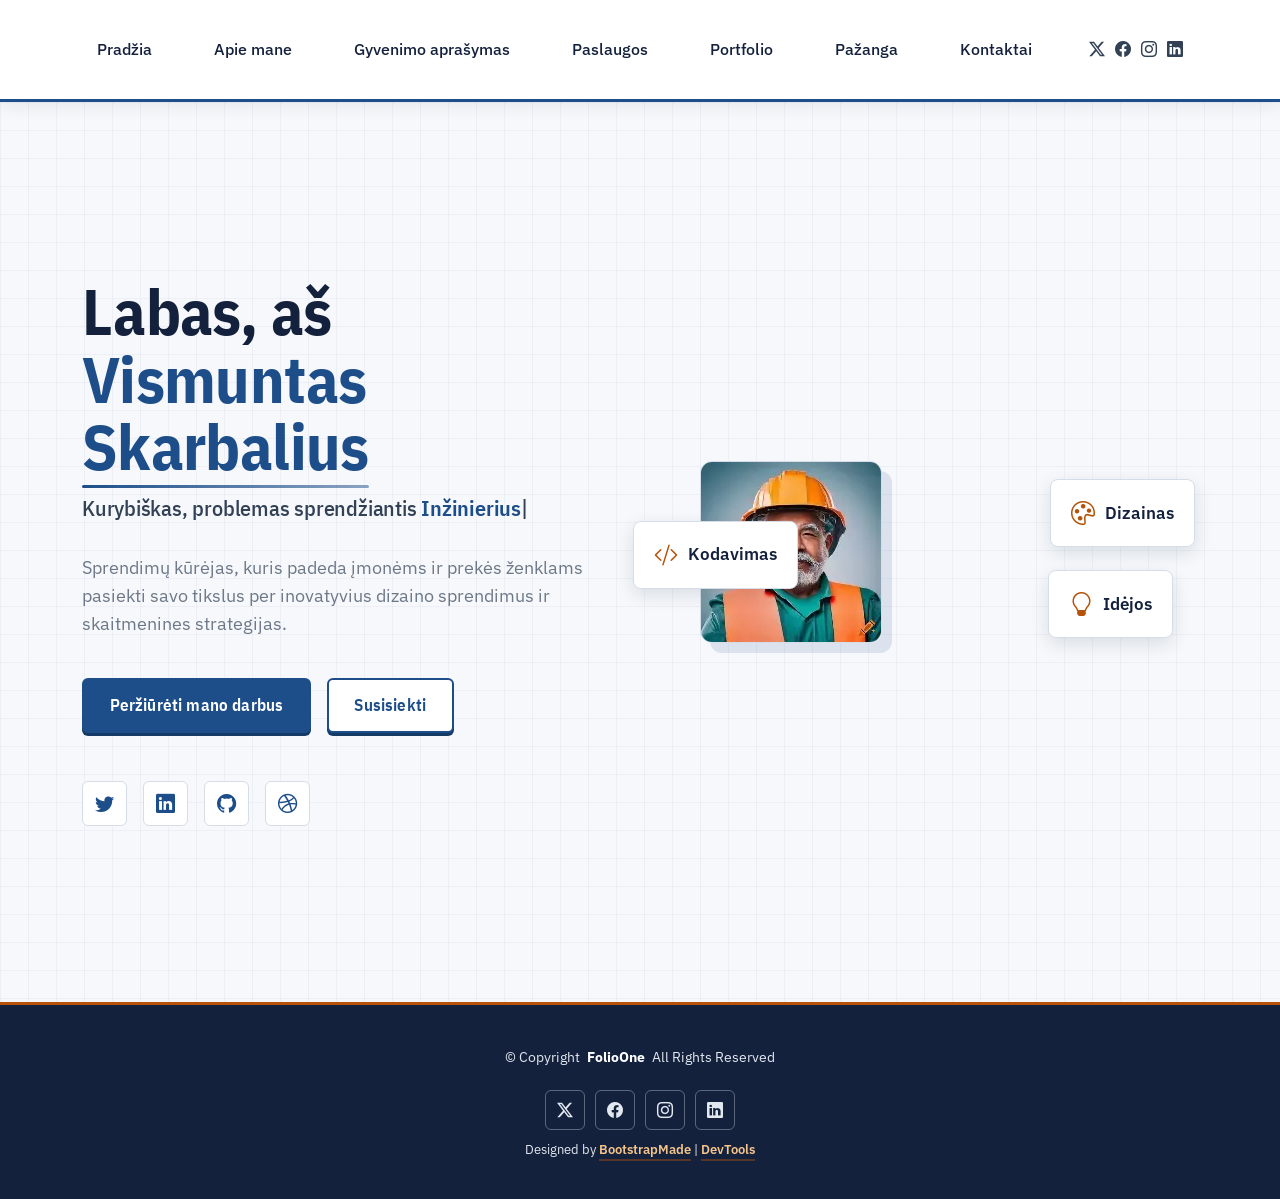
<file: index.html>
<!DOCTYPE html>
<html lang="lt">

<head>
  <meta charset="utf-8">
  <meta content="width=device-width, initial-scale=1.0" name="viewport">
  <title>Vismuntas Skarbalius - CV puslapis</title>
  <meta name="description" content="">
  <meta name="keywords" content="">

  <!-- Favicons -->
  <link href="assets/img/r.png" rel="icon">
  <link href="assets/img/r.png" rel="apple-touch-icon">

  <!-- Fonts -->
  <link href="https://fonts.googleapis.com" rel="preconnect">
  <link href="https://fonts.gstatic.com" rel="preconnect" crossorigin>
  <link href="https://fonts.googleapis.com/css2?family=Roboto:ital,wght@0,100;0,300;0,400;0,500;0,700;0,900;1,100;1,300;1,400;1,500;1,700;1,900&family=Poppins:ital,wght@0,100;0,200;0,300;0,400;0,500;0,600;0,700;0,800;0,900;1,100;1,200;1,300;1,400;1,500;1,600;1,700;1,800;1,900&family=Raleway:ital,wght@0,100;0,200;0,300;0,400;0,500;0,600;0,700;0,800;0,900;1,100;1,200;1,300;1,400;1,500;1,600;1,700;1,800;1,900&display=swap" rel="stylesheet">

  <!-- Vendor CSS Files -->
  <link href="assets/vendor/bootstrap/css/bootstrap.min.css" rel="stylesheet">
  <link href="assets/vendor/bootstrap-icons/bootstrap-icons.css" rel="stylesheet">
  <link href="assets/vendor/aos/aos.css" rel="stylesheet">
  <link href="assets/vendor/swiper/swiper-bundle.min.css" rel="stylesheet">
  <link href="assets/vendor/glightbox/css/glightbox.min.css" rel="stylesheet">

  <!-- Main CSS File -->
  <link href="assets/css/main.css" rel="stylesheet">

  <!-- Custom CSS File (9 LD) – įkeliamas PO main.css -->
  <link href="assets/css/custom.css" rel="stylesheet">

  <!-- =======================================================
  * Template Name: FolioOne
  * Template URL: https://bootstrapmade.com/folioone-bootstrap-portfolio-website-template/
  * Updated: Aug 23 2025 with Bootstrap v5.3.7
  * Author: BootstrapMade.com
  * License: https://bootstrapmade.com/license/
  ======================================================== -->
</head>

<body class="index-page">

  <header id="header" class="header d-flex align-items-center light-background sticky-top">
    <div class="container position-relative d-flex align-items-center justify-content-between">

      <!-- <a href="index.html" class="logo d-flex align-items-center me-auto me-xl-0">
      <img src="assets/img/logo.webp" alt="">
      <h1 class="sitename">FolioOne</h1> 
    </a> -->

      <nav id="navmenu" class="navmenu">
  <ul>
    <li><a href="index.html">Pradžia</a></li>
    <li><a href="about.html">Apie mane</a></li>
    <li><a href="resume.html">Gyvenimo aprašymas</a></li>
    <li><a href="services.html">Paslaugos</a></li>
    <li><a href="portfolio.html">Portfolio</a></li>
    <li><a href="progress.html">Pažanga</a></li>
    <li><a href="contact.html">Kontaktai</a></li>
  </ul>
  <i class="mobile-nav-toggle d-xl-none bi bi-list"></i>
      </nav>

      <div class="header-social-links">
        <a href="#" class="twitter"><i class="bi bi-twitter-x"></i></a>
        <a href="#" class="facebook"><i class="bi bi-facebook"></i></a>
        <a href="#" class="instagram"><i class="bi bi-instagram"></i></a>
        <a href="#" class="linkedin"><i class="bi bi-linkedin"></i></a>
      </div>

    </div>
  </header>

  <main class="main">

    <!-- Hero Section -->
    <section id="hero" class="hero section">

      <div class="container" data-aos="fade-up" data-aos-delay="100">

        <div class="row gy-4 align-items-center">
          <div class="col-lg-6 order-2 order-lg-1">
            <div class="hero-content">
              <h1 data-aos="fade-up" data-aos-delay="200">Labas, aš <span class="highlight">Vismuntas Skarbalius</span></h1>
              <h2 data-aos="fade-up" data-aos-delay="300">Kurybiškas, problemas sprendžiantis <span class="typed" data-typed-items="Inžinierius, Kūrėjas, Strategas"></span></h2>
              <p data-aos="fade-up" data-aos-delay="400">Sprendimų kūrėjas, kuris padeda įmonėms ir prekės ženklams pasiekti savo tikslus per inovatyvius dizaino sprendimus ir skaitmenines strategijas.</p>
              <div class="hero-actions" data-aos="fade-up" data-aos-delay="500">
                <a href="portfolio.html" class="btn btn-primary">Peržiūrėti mano darbus</a>
                <a href="contact.html" class="btn btn-outline">Susisiekti</a>
              </div>
              <div class="social-links" data-aos="fade-up" data-aos-delay="600">
                <a href="#"><i class="bi bi-twitter"></i></a>
                <a href="#"><i class="bi bi-linkedin"></i></a>
                <a href="#"><i class="bi bi-github"></i></a>
                <a href="#"><i class="bi bi-dribbble"></i></a>
              </div>
            </div>
          </div>
          <div class="col-lg-6 order-1 order-lg-2">
            <div class="hero-image" data-aos="zoom-in" data-aos-delay="700">
              <div class="image-wrapper">
                <img src="assets/img/profile/cv1.webp" alt="Sarah Mitchell" class="img-fluid">
                <div class="floating-elements">
                  <div class="floating-card design" data-aos="fade-left" data-aos-delay="700">
                    <i class="bi bi-palette"></i>
                    <span>Dizainas</span>
                  </div>
                  <div class="floating-card code" data-aos="fade-right" data-aos-delay="800">
                    <i class="bi bi-code-slash"></i>
                    <span>Kodavimas</span>
                  </div>
                  <div class="floating-card creativity" data-aos="fade-up" data-aos-delay="900">
                    <i class="bi bi-lightbulb"></i>
                    <span>Idėjos</span>
                  </div>
                </div>
              </div>
            </div>
          </div>
        </div>

      </div>

    </section><!-- /Hero Section -->

  </main>

  <footer id="footer" class="footer">

    <div class="container">
      <div class="copyright text-center ">
        <p>© <span>Copyright</span> <strong class="px-1 sitename">FolioOne</strong> <span>All Rights Reserved<br></span></p>
      </div>
      <div class="social-links d-flex justify-content-center">
        <a href=""><i class="bi bi-twitter-x"></i></a>
        <a href=""><i class="bi bi-facebook"></i></a>
        <a href=""><i class="bi bi-instagram"></i></a>
        <a href=""><i class="bi bi-linkedin"></i></a>
      </div>
      <div class="credits">
        <!-- All the links in the footer should remain intact. -->
        <!-- You can delete the links only if you've purchased the pro version. -->
        <!-- Licensing information: https://bootstrapmade.com/license/ -->
        <!-- Purchase the pro version with working PHP/AJAX contact form: [buy-url] -->
        Designed by <a href="https://bootstrapmade.com/">BootstrapMade</a> | <a href="https://bootstrapmade.com/tools/">DevTools</a>
      </div>
    </div>

  </footer>

  <!-- Scroll Top -->
  <a href="#" id="scroll-top" class="scroll-top d-flex align-items-center justify-content-center"><i class="bi bi-arrow-up-short"></i></a>

  <!-- Preloader -->
  <div id="preloader"></div>

  <!-- Vendor JS Files -->
  <script src="assets/vendor/bootstrap/js/bootstrap.bundle.min.js"></script>
  <script src="assets/vendor/php-email-form/validate.js"></script>
  <script src="assets/vendor/aos/aos.js"></script>
  <script src="assets/vendor/typed.js/typed.umd.js"></script>
  <script src="assets/vendor/waypoints/noframework.waypoints.js"></script>
  <script src="assets/vendor/purecounter/purecounter_vanilla.js"></script>
  <script src="assets/vendor/swiper/swiper-bundle.min.js"></script>
  <script src="assets/vendor/imagesloaded/imagesloaded.pkgd.min.js"></script>
  <script src="assets/vendor/isotope-layout/isotope.pkgd.min.js"></script>
  <script src="assets/vendor/glightbox/js/glightbox.min.js"></script>

  <!-- Main JS File -->
  <script src="assets/js/main.js"></script>

</body>

</html>
</file>
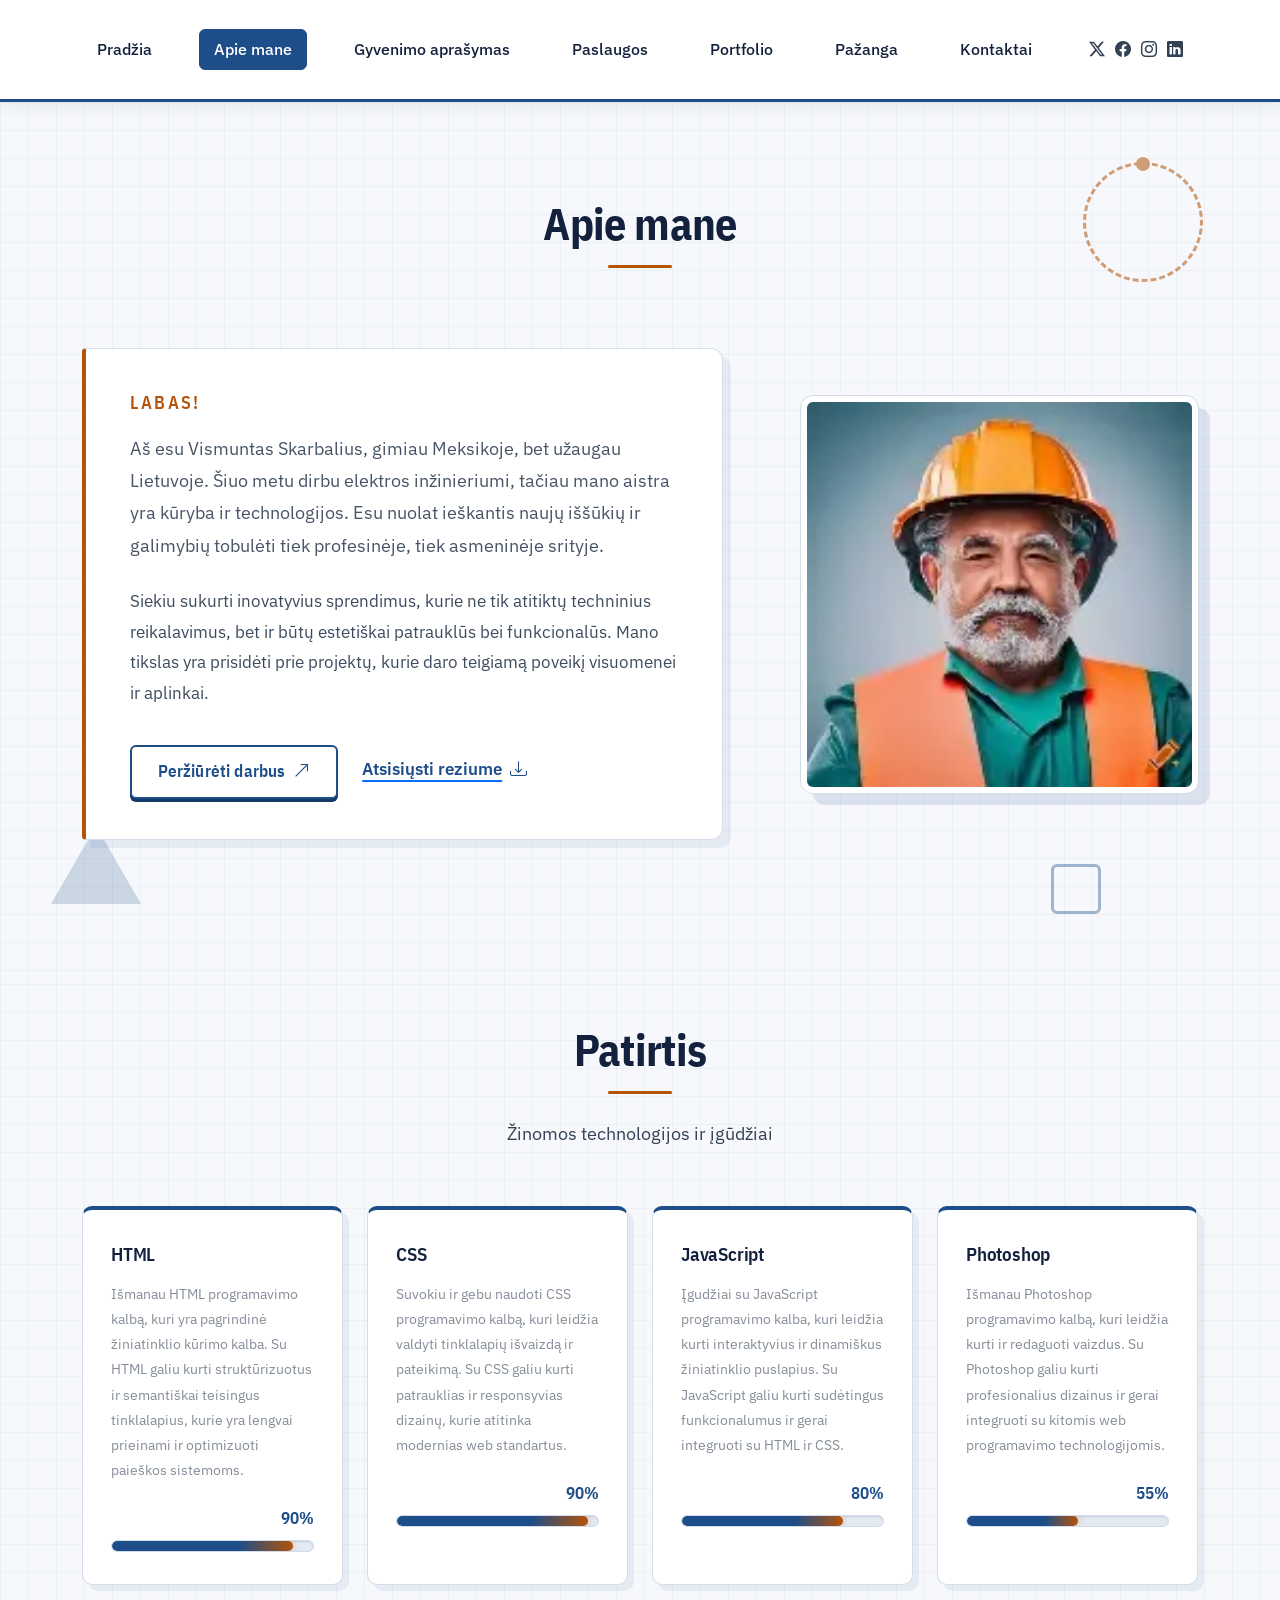
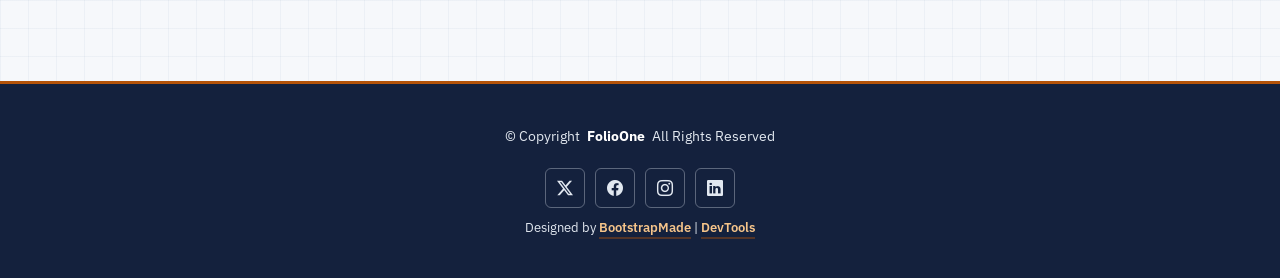
<file: about.html>
<!DOCTYPE html>
<html lang="lt">

<head>
  <meta charset="utf-8">
  <meta content="width=device-width, initial-scale=1.0" name="viewport">
  <title>Vismuntas Skarbalius - CV puslapis</title>
  <meta name="description" content="">
  <meta name="keywords" content="">

  <!-- Favicons -->
  <link href="assets/img/r.png" rel="icon">
  <link href="assets/img/r.png" rel="apple-touch-icon">

  <!-- Fonts -->
  <link href="https://fonts.googleapis.com" rel="preconnect">
  <link href="https://fonts.gstatic.com" rel="preconnect" crossorigin>
  <link href="https://fonts.googleapis.com/css2?family=Roboto:ital,wght@0,100;0,300;0,400;0,500;0,700;0,900;1,100;1,300;1,400;1,500;1,700;1,900&family=Poppins:ital,wght@0,100;0,200;0,300;0,400;0,500;0,600;0,700;0,800;0,900;1,100;1,200;1,300;1,400;1,500;1,600;1,700;1,800;1,900&family=Raleway:ital,wght@0,100;0,200;0,300;0,400;0,500;0,600;0,700;0,800;0,900;1,100;1,200;1,300;1,400;1,500;1,600;1,700;1,800;1,900&display=swap" rel="stylesheet">

  <!-- Vendor CSS Files -->
  <link href="assets/vendor/bootstrap/css/bootstrap.min.css" rel="stylesheet">
  <link href="assets/vendor/bootstrap-icons/bootstrap-icons.css" rel="stylesheet">
  <link href="assets/vendor/aos/aos.css" rel="stylesheet">
  <link href="assets/vendor/swiper/swiper-bundle.min.css" rel="stylesheet">
  <link href="assets/vendor/glightbox/css/glightbox.min.css" rel="stylesheet">

  <!-- Main CSS File -->
  <link href="assets/css/main.css" rel="stylesheet">

  <!-- Custom CSS File (9 LD) – įkeliamas PO main.css -->
  <link href="assets/css/custom.css" rel="stylesheet">

  <!-- =======================================================
  * Template Name: FolioOne
  * Template URL: https://bootstrapmade.com/folioone-bootstrap-portfolio-website-template/
  * Updated: Aug 23 2025 with Bootstrap v5.3.7
  * Author: BootstrapMade.com
  * License: https://bootstrapmade.com/license/
  ======================================================== -->
</head>

<body class="about-page">

  <header id="header" class="header d-flex align-items-center light-background sticky-top">
    <div class="container position-relative d-flex align-items-center justify-content-between">

      <!-- <a href="index.html" class="logo d-flex align-items-center me-auto me-xl-0">
      <img src="assets/img/logo.webp" alt="">
      <h1 class="sitename">FolioOne</h1> 
    </a> -->

      <nav id="navmenu" class="navmenu">
        <ul>
          <li><a href="index.html">Pradžia</a></li>
          <li><a href="about.html" class="active">Apie mane</a></li>
          <li><a href="resume.html">Gyvenimo aprašymas</a></li>
          <li><a href="services.html">Paslaugos</a></li>
          <li><a href="portfolio.html">Portfolio</a></li>
          <li><a href="progress.html">Pažanga</a></li>
          <li><a href="contact.html">Kontaktai</a></li>
        </ul>
        <i class="mobile-nav-toggle d-xl-none bi bi-list"></i>
      </nav>

      <div class="header-social-links">
        <a href="#" class="twitter"><i class="bi bi-twitter-x"></i></a>
        <a href="#" class="facebook"><i class="bi bi-facebook"></i></a>
        <a href="#" class="instagram"><i class="bi bi-instagram"></i></a>
        <a href="#" class="linkedin"><i class="bi bi-linkedin"></i></a>
      </div>

    </div>
  </header>

  <main class="main">

    <!-- About Section -->
    <section id="about" class="about section">

      <div class="about-shapes" aria-hidden="true">
        <span class="shape shape-circle"></span>
        <span class="shape shape-triangle"></span>
        <span class="shape shape-square"></span>
      </div>

      <!-- Section Title -->
      <div class="container section-title" data-aos="fade-up">
        <h2>Apie mane</h2>
      </div><!-- End Section Title -->

      <div class="container" data-aos="fade-up" data-aos-delay="100">

        <!-- Intro + Photo -->
        <div class="row align-items-center justify-content-between gy-5 mb-5">
          <div class="col-lg-7" data-aos="fade-right" data-aos-delay="150">
            <div class="intro-content">
              <span class="eyebrow">Labas!</span>
              <p class="lead">
                Aš esu Vismuntas Skarbalius, gimiau Meksikoje, bet užaugau Lietuvoje. Šiuo metu dirbu elektros inžinieriumi, tačiau mano aistra yra kūryba ir technologijos. Esu nuolat ieškantis naujų iššūkių ir galimybių tobulėti tiek profesinėje, tiek asmeninėje srityje.
              </p>
              <p>
                Siekiu sukurti inovatyvius sprendimus, kurie ne tik atitiktų techninius reikalavimus, bet ir būtų estetiškai patrauklūs bei funkcionalūs. Mano tikslas yra prisidėti prie projektų, kurie daro teigiamą poveikį visuomenei ir aplinkai.
              </p>

              <div class="cta-group">
                <a href="#portfolio" class="btn-ghost">
                  Peržiūrėti darbus <i class="bi bi-arrow-up-right"></i>
                </a>
                <a href="#" class="link-underline">
                  Atsisiųsti reziume <i class="bi bi-download"></i>
                </a>
              </div>
            </div>
          </div>

          <div class="col-lg-5" data-aos="zoom-in" data-aos-delay="250">
            <figure class="profile-figure text-center text-lg-end">
              <img src="assets/img/profile/cv1.webp" alt="Portrait of Alex" class="img-fluid profile-photo">
            </figure>
          </div>
        </div>
        <!-- End Intro + Photo -->
      </div>
    </section><!-- /About Section -->

    <!-- Skills Section -->
    <section id="skills" class="skills section">

      <!-- Section Title -->
      <div class="container section-title" data-aos="fade-up">
        <h2>Patirtis</h2>
        <p>Žinomos technologijos ir įgūdžiai</p>
      </div><!-- End Section Title -->

      <div class="container" data-aos="fade-up" data-aos-delay="100">

        <div class="row g-4 skills-animation">

          <div class="col-md-6 col-lg-3" data-aos="fade-up" data-aos-delay="100">
            <div class="skill-box">
              <h3>HTML</h3>
              <p>Išmanau HTML programavimo kalbą, kuri yra pagrindinė žiniatinklio kūrimo kalba. Su HTML galiu kurti struktūrizuotus ir semantiškai teisingus tinklalapius, kurie yra lengvai prieinami ir optimizuoti paieškos sistemoms.</p>
              <span class="text-end d-block">90%</span>
              <div class="progress">
                <div class="progress-bar" role="progressbar" aria-valuenow="90" aria-valuemin="0" aria-valuemax="100"></div>
              </div>
            </div>
          </div>

          <div class="col-md-6 col-lg-3" data-aos="fade-up" data-aos-delay="200">
            <div class="skill-box">
              <h3>CSS</h3>
              <p>Suvokiu ir gebu naudoti CSS programavimo kalbą, kuri leidžia valdyti tinklalapių išvaizdą ir pateikimą. Su CSS galiu kurti patrauklias ir responsyvias dizainų, kurie atitinka modernias web standartus.</p>
              <span class="text-end d-block">90%</span>
              <div class="progress">
                <div class="progress-bar" role="progressbar" aria-valuenow="95" aria-valuemin="0" aria-valuemax="100"></div>
              </div>
            </div>
          </div>

          <div class="col-md-6 col-lg-3" data-aos="fade-up" data-aos-delay="300">
            <div class="skill-box">
              <h3>JavaScript</h3>
              <p>Įgudžiai su JavaScript programavimo kalba, kuri leidžia kurti interaktyvius ir dinamiškus žiniatinklio puslapius. Su JavaScript galiu kurti sudėtingus funkcionalumus ir gerai integruoti su HTML ir CSS.</p>
              <span class="text-end d-block">80%</span>
              <div class="progress">
                <div class="progress-bar" role="progressbar" aria-valuenow="80" aria-valuemin="0" aria-valuemax="100"></div>
              </div>
            </div>
          </div>

          <div class="col-md-6 col-lg-3" data-aos="fade-up" data-aos-delay="400">
            <div class="skill-box">
              <h3>Photoshop</h3>
              <p>Išmanau Photoshop programavimo kalbą, kuri leidžia kurti ir redaguoti vaizdus. Su Photoshop galiu kurti profesionalius dizainus ir gerai integruoti su kitomis web programavimo technologijomis.</p>
              <span class="text-end d-block">55%</span>
              <div class="progress">
                <div class="progress-bar" role="progressbar" aria-valuenow="55" aria-valuemin="0" aria-valuemax="100">
                </div>
              </div>
            </div>
          </div>

        </div>

      </div>

    </section><!-- /Skills Section -->
  </main>

  <footer id="footer" class="footer">

    <div class="container">
      <div class="copyright text-center ">
        <p>© <span>Copyright</span> <strong class="px-1 sitename">FolioOne</strong> <span>All Rights Reserved<br></span></p>
      </div>
      <div class="social-links d-flex justify-content-center">
        <a href=""><i class="bi bi-twitter-x"></i></a>
        <a href=""><i class="bi bi-facebook"></i></a>
        <a href=""><i class="bi bi-instagram"></i></a>
        <a href=""><i class="bi bi-linkedin"></i></a>
      </div>
      <div class="credits">
        <!-- All the links in the footer should remain intact. -->
        <!-- You can delete the links only if you've purchased the pro version. -->
        <!-- Licensing information: https://bootstrapmade.com/license/ -->
        <!-- Purchase the pro version with working PHP/AJAX contact form: [buy-url] -->
        Designed by <a href="https://bootstrapmade.com/">BootstrapMade</a> | <a href="https://bootstrapmade.com/tools/">DevTools</a>
      </div>
    </div>

  </footer>

  <!-- Scroll Top -->
  <a href="#" id="scroll-top" class="scroll-top d-flex align-items-center justify-content-center"><i class="bi bi-arrow-up-short"></i></a>

  <!-- Preloader -->
  <div id="preloader"></div>

  <!-- Vendor JS Files -->
  <script src="assets/vendor/bootstrap/js/bootstrap.bundle.min.js"></script>
  <script src="assets/vendor/php-email-form/validate.js"></script>
  <script src="assets/vendor/aos/aos.js"></script>
  <script src="assets/vendor/typed.js/typed.umd.js"></script>
  <script src="assets/vendor/waypoints/noframework.waypoints.js"></script>
  <script src="assets/vendor/purecounter/purecounter_vanilla.js"></script>
  <script src="assets/vendor/swiper/swiper-bundle.min.js"></script>
  <script src="assets/vendor/imagesloaded/imagesloaded.pkgd.min.js"></script>
  <script src="assets/vendor/isotope-layout/isotope.pkgd.min.js"></script>
  <script src="assets/vendor/glightbox/js/glightbox.min.js"></script>

  <!-- Main JS File -->
  <script src="assets/js/main.js"></script>

</body>

</html>
</file>
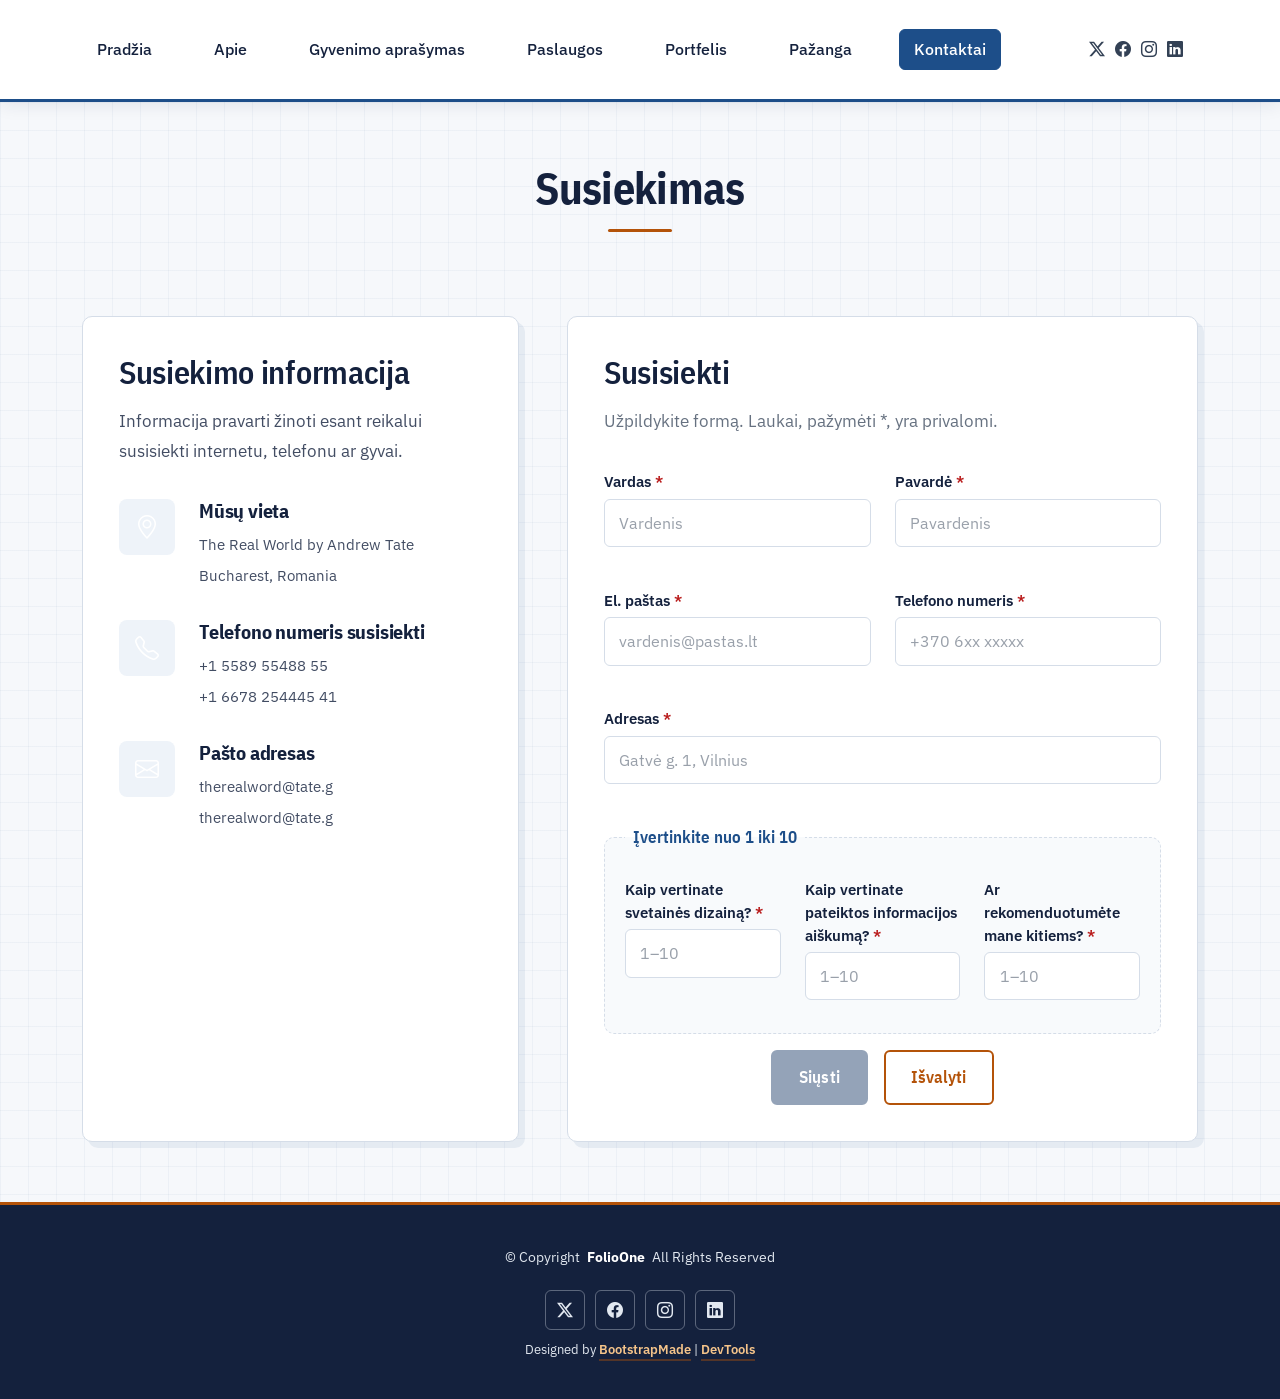
<file: contact.html>
<!DOCTYPE html>
<html lang="lt">

<head>
  <meta charset="utf-8">
  <meta content="width=device-width, initial-scale=1.0" name="viewport">
  <title>Vismuntas Skarbalius - CV puslapis</title>
  <meta name="description" content="">
  <meta name="keywords" content="">

  <!-- Favicons -->
  <link href="assets/img/r.png" rel="icon">
  <link href="assets/img/r.png" rel="apple-touch-icon">

  <!-- Fonts -->
  <link href="https://fonts.googleapis.com" rel="preconnect">
  <link href="https://fonts.gstatic.com" rel="preconnect" crossorigin>
  <link href="https://fonts.googleapis.com/css2?family=Roboto:ital,wght@0,100;0,300;0,400;0,500;0,700;0,900;1,100;1,300;1,400;1,500;1,700;1,900&family=Poppins:ital,wght@0,100;0,200;0,300;0,400;0,500;0,600;0,700;0,800;0,900;1,100;1,200;1,300;1,400;1,500;1,600;1,700;1,800;1,900&family=Raleway:ital,wght@0,100;0,200;0,300;0,400;0,500;0,600;0,700;0,800;0,900;1,100;1,200;1,300;1,400;1,500;1,600;1,700;1,800;1,900&display=swap" rel="stylesheet">

  <!-- Vendor CSS Files -->
  <link href="assets/vendor/bootstrap/css/bootstrap.min.css" rel="stylesheet">
  <link href="assets/vendor/bootstrap-icons/bootstrap-icons.css" rel="stylesheet">
  <link href="assets/vendor/aos/aos.css" rel="stylesheet">
  <link href="assets/vendor/swiper/swiper-bundle.min.css" rel="stylesheet">
  <link href="assets/vendor/glightbox/css/glightbox.min.css" rel="stylesheet">

  <!-- Main CSS File -->
  <link href="assets/css/main.css" rel="stylesheet">

  <!-- Custom CSS File (9 LD) – įkeliamas PO main.css -->
  <link href="assets/css/custom.css" rel="stylesheet">

  <!-- =======================================================
  * Template Name: FolioOne
  * Template URL: https://bootstrapmade.com/folioone-bootstrap-portfolio-website-template/
  * Updated: Aug 23 2025 with Bootstrap v5.3.7
  * Author: BootstrapMade.com
  * License: https://bootstrapmade.com/license/
  ======================================================== -->
</head>

<body class="contact-page">

  <header id="header" class="header d-flex align-items-center light-background sticky-top">
    <div class="container position-relative d-flex align-items-center justify-content-between">

      <!-- <a href="index.html" class="logo d-flex align-items-center me-auto me-xl-0">
      <img src="assets/img/logo.webp" alt="">
      <h1 class="sitename">FolioOne</h1> 
    </a> -->

      <nav id="navmenu" class="navmenu">
        <ul>
          <li><a href="index.html">Pradžia</a></li>
          <li><a href="about.html">Apie</a></li>
          <li><a href="resume.html">Gyvenimo aprašymas</a></li>
          <li><a href="services.html">Paslaugos</a></li>
          <li><a href="portfolio.html">Portfelis</a></li>
          <li><a href="progress.html">Pažanga</a></li>
          <li><a href="contact.html" class="active">Kontaktai</a></li>
        </ul>
        <i class="mobile-nav-toggle d-xl-none bi bi-list"></i>
      </nav>

      <div class="header-social-links">
        <a href="#" class="twitter"><i class="bi bi-twitter-x"></i></a>
        <a href="#" class="facebook"><i class="bi bi-facebook"></i></a>
        <a href="#" class="instagram"><i class="bi bi-instagram"></i></a>
        <a href="#" class="linkedin"><i class="bi bi-linkedin"></i></a>
      </div>

    </div>
  </header>

  <main class="main">

    <!-- Contact Section -->
    <section id="contact" class="contact section">

      <!-- Section Title -->
      <div class="container section-title" data-aos="fade-up">
        <h2>Susiekimas</h2>
      </div><!-- End Section Title -->

      <div class="container" data-aos="fade-up" data-aos-delay="100">

        <div class="row g-4 g-lg-5">
          <div class="col-lg-5">
            <div class="info-box" data-aos="fade-up" data-aos-delay="200">
              <h3>Susiekimo informacija</h3>
              <p>Informacija pravarti žinoti esant reikalui susisiekti internetu, telefonu ar gyvai.</p>

              <div class="info-item" data-aos="fade-up" data-aos-delay="300">
                <div class="icon-box">
                  <i class="bi bi-geo-alt"></i>
                </div>
                <div class="content">
                  <h4>Mūsų vieta</h4>
                  <p>The Real World by Andrew Tate</p>
                  <p>Bucharest, Romania</p>
                </div>
              </div>

              <div class="info-item" data-aos="fade-up" data-aos-delay="400">
                <div class="icon-box">
                  <i class="bi bi-telephone"></i>
                </div>
                <div class="content">
                  <h4>Telefono numeris susisiekti</h4>
                  <p>+1 5589 55488 55</p>
                  <p>+1 6678 254445 41</p>
                </div>
              </div>

              <div class="info-item" data-aos="fade-up" data-aos-delay="500">
                <div class="icon-box">
                  <i class="bi bi-envelope"></i>
                </div>
                <div class="content">
                  <h4>Pašto adresas</h4>
                  <p>therealword@tate.g</p>
                  <p>therealword@tate.g</p>
                </div>
              </div>
            </div>
          </div>

          <div class="col-lg-7">
            <div class="contact-form" data-aos="fade-up" data-aos-delay="300">
              <h3>Susisiekti</h3>
              <p>Užpildykite formą. Laukai, pažymėti <span class="req">*</span>, yra privalomi.</p>

              <form id="cv-form" class="cv-form" novalidate>
                <div class="row gy-3">

                  <div class="col-md-6">
                    <label for="vardas" class="form-label">Vardas <span class="req">*</span></label>
                    <input type="text" id="vardas" name="vardas" class="form-control" placeholder="Vardenis" required autocomplete="given-name">
                    <div class="field-error" id="vardas-error"></div>
                  </div>
                  <div class="col-md-6">
                    <label for="pavarde" class="form-label">Pavardė <span class="req">*</span></label>
                    <input type="text" id="pavarde" name="pavarde" class="form-control" placeholder="Pavardenis" required autocomplete="family-name">
                    <div class="field-error" id="pavarde-error"></div>
                  </div>
                  <div class="col-md-6">
                    <label for="email" class="form-label">El. paštas <span class="req">*</span></label>
                    <input type="email" id="email" name="email" class="form-control" placeholder="vardenis@pastas.lt" required autocomplete="email">
                    <div class="field-error" id="email-error"></div>
                  </div>
                  <div class="col-md-6">
                    <label for="telefonas" class="form-label">Telefono numeris <span class="req">*</span></label>
                    <input type="tel" id="telefonas" name="telefonas" class="form-control" placeholder="+370 6xx xxxxx" required inputmode="numeric" maxlength="14" autocomplete="tel">
                    <div class="field-error" id="telefonas-error"></div>
                  </div>
                  <div class="col-12">
                    <label for="adresas" class="form-label">Adresas <span class="req">*</span></label>
                    <input type="text" id="adresas" name="adresas" class="form-control" placeholder="Gatvė g. 1, Vilnius" required autocomplete="street-address">
                    <div class="field-error" id="adresas-error"></div>
                  </div>

                  <div class="col-12">
                    <fieldset class="rating-group">
                      <legend>Įvertinkite nuo 1 iki 10</legend>
                      <div class="row gy-3">
                    <div class="col-md-4">
                      <label for="q1" class="form-label">Kaip vertinate svetainės dizainą? <span class="req">*</span></label>
                      <input type="number" id="q1" name="q1" class="form-control" min="1" max="10" step="1" placeholder="1–10" required>
                      <div class="field-error" id="q1-error"></div>
                    </div>
                    <div class="col-md-4">
                      <label for="q2" class="form-label">Kaip vertinate pateiktos informacijos aiškumą? <span class="req">*</span></label>
                      <input type="number" id="q2" name="q2" class="form-control" min="1" max="10" step="1" placeholder="1–10" required>
                      <div class="field-error" id="q2-error"></div>
                    </div>
                    <div class="col-md-4">
                      <label for="q3" class="form-label">Ar rekomenduotumėte mane kitiems? <span class="req">*</span></label>
                      <input type="number" id="q3" name="q3" class="form-control" min="1" max="10" step="1" placeholder="1–10" required>
                      <div class="field-error" id="q3-error"></div>
                    </div>
                      </div>
                    </fieldset>
                  </div>

                  <div class="col-12 form-actions">
                    <button type="submit" id="submit-btn" disabled>Siųsti</button>
                    <button type="button" id="clear-btn">Išvalyti</button>
                  </div>

                </div>
              </form>

              <div id="form-result" class="form-result" hidden>
                <h4>Pateikti duomenys</h4>
                <div id="result-data"></div>
                <p id="result-average" class="result-average"></p>
              </div>

            </div>
          </div>

        </div>

      </div>

    </section><!-- /Contact Section -->

  </main>

  <footer id="footer" class="footer">

    <div class="container">
      <div class="copyright text-center ">
        <p>© <span>Copyright</span> <strong class="px-1 sitename">FolioOne</strong> <span>All Rights Reserved<br></span></p>
      </div>
      <div class="social-links d-flex justify-content-center">
        <a href=""><i class="bi bi-twitter-x"></i></a>
        <a href=""><i class="bi bi-facebook"></i></a>
        <a href=""><i class="bi bi-instagram"></i></a>
        <a href=""><i class="bi bi-linkedin"></i></a>
      </div>
      <div class="credits">
        <!-- All the links in the footer should remain intact. -->
        <!-- You can delete the links only if you've purchased the pro version. -->
        <!-- Licensing information: https://bootstrapmade.com/license/ -->
        <!-- Purchase the pro version with working PHP/AJAX contact form: [buy-url] -->
        Designed by <a href="https://bootstrapmade.com/">BootstrapMade</a> | <a href="https://bootstrapmade.com/tools/">DevTools</a>
      </div>
    </div>

  </footer>

  <!-- Scroll Top -->
  <a href="#" id="scroll-top" class="scroll-top d-flex align-items-center justify-content-center"><i class="bi bi-arrow-up-short"></i></a>

  <!-- Preloader -->
  <div id="preloader"></div>

  <!-- Vendor JS Files -->
  <script src="assets/vendor/bootstrap/js/bootstrap.bundle.min.js"></script>
  <script src="assets/vendor/php-email-form/validate.js"></script>
  <script src="assets/vendor/aos/aos.js"></script>
  <script src="assets/vendor/typed.js/typed.umd.js"></script>
  <script src="assets/vendor/waypoints/noframework.waypoints.js"></script>
  <script src="assets/vendor/purecounter/purecounter_vanilla.js"></script>
  <script src="assets/vendor/swiper/swiper-bundle.min.js"></script>
  <script src="assets/vendor/imagesloaded/imagesloaded.pkgd.min.js"></script>
  <script src="assets/vendor/isotope-layout/isotope.pkgd.min.js"></script>
  <script src="assets/vendor/glightbox/js/glightbox.min.js"></script>

  <!-- Main JS File -->
  <script src="assets/js/main.js"></script>

  <!-- Custom JS File (11 LD) -->
  <script src="assets/js/custom.js"></script>

</body>

</html>
</file>
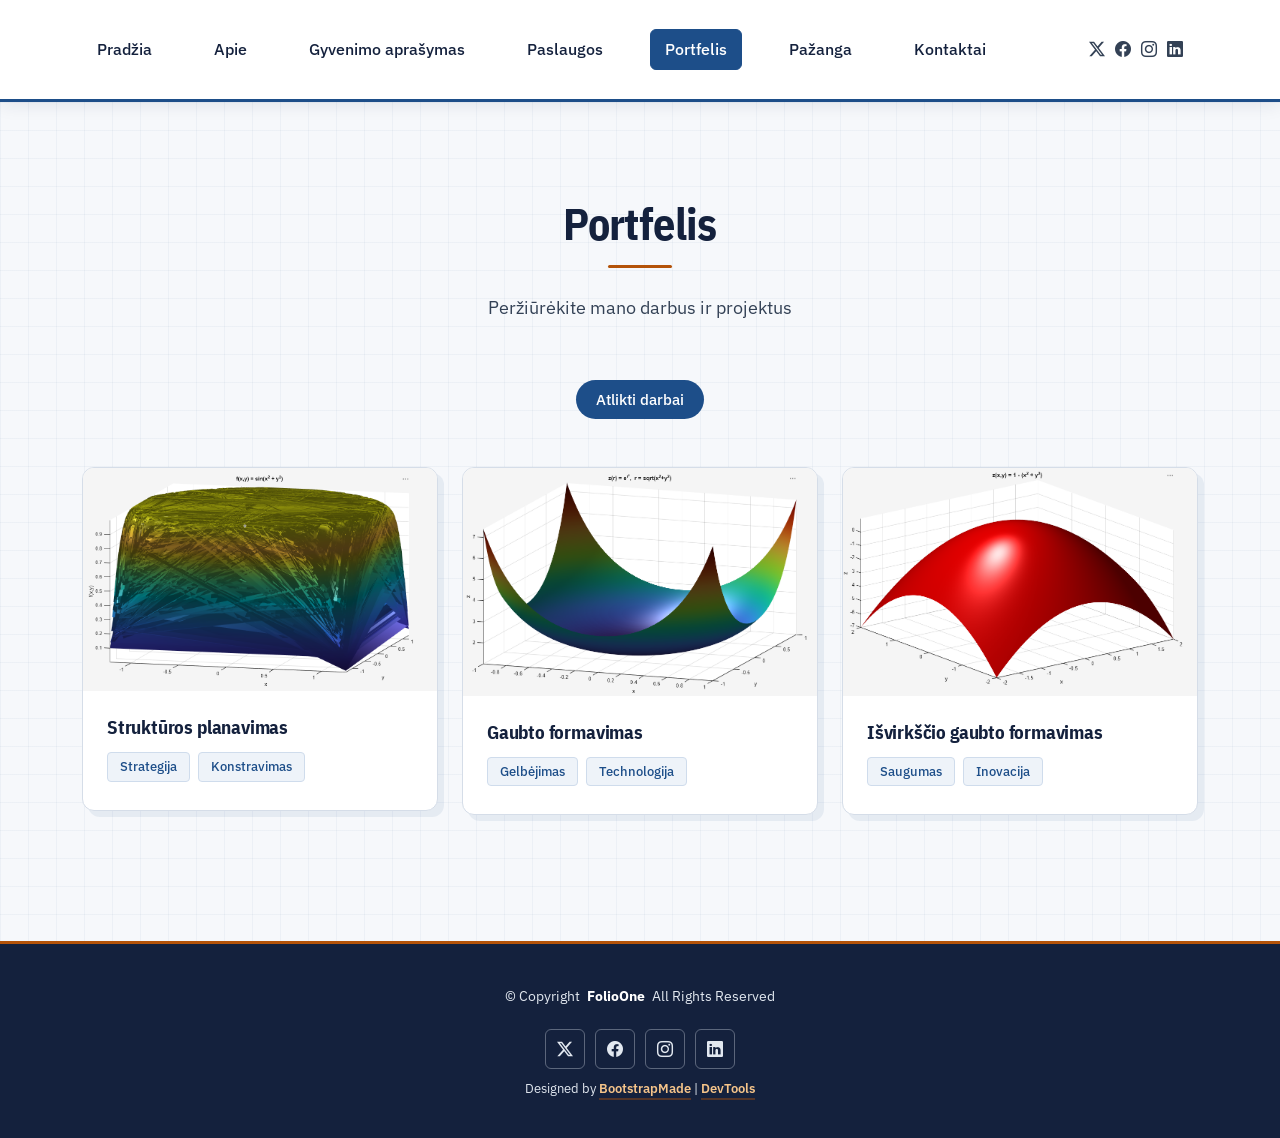
<file: portfolio.html>
<!DOCTYPE html>
<html lang="lt">

<head>
  <meta charset="utf-8">
  <meta content="width=device-width, initial-scale=1.0" name="viewport">
  <title>Vismuntas Skarbalius - CV puslapis</title>
  <meta name="description" content="">
  <meta name="keywords" content="">

  <!-- Favicons -->
  <link href="assets/img/r.png" rel="icon">
  <link href="assets/img/r.png" rel="apple-touch-icon">

  <!-- Fonts -->
  <link href="https://fonts.googleapis.com" rel="preconnect">
  <link href="https://fonts.gstatic.com" rel="preconnect" crossorigin>
  <link href="https://fonts.googleapis.com/css2?family=Roboto:ital,wght@0,100;0,300;0,400;0,500;0,700;0,900;1,100;1,300;1,400;1,500;1,700;1,900&family=Poppins:ital,wght@0,100;0,200;0,300;0,400;0,500;0,600;0,700;0,800;0,900;1,100;1,200;1,300;1,400;1,500;1,600;1,700;1,800;1,900&family=Raleway:ital,wght@0,100;0,200;0,300;0,400;0,500;0,600;0,700;0,800;0,900;1,100;1,200;1,300;1,400;1,500;1,600;1,700;1,800;1,900&display=swap" rel="stylesheet">

  <!-- Vendor CSS Files -->
  <link href="assets/vendor/bootstrap/css/bootstrap.min.css" rel="stylesheet">
  <link href="assets/vendor/bootstrap-icons/bootstrap-icons.css" rel="stylesheet">
  <link href="assets/vendor/aos/aos.css" rel="stylesheet">
  <link href="assets/vendor/swiper/swiper-bundle.min.css" rel="stylesheet">
  <link href="assets/vendor/glightbox/css/glightbox.min.css" rel="stylesheet">

  <!-- Main CSS File -->
  <link href="assets/css/main.css" rel="stylesheet">

  <!-- Custom CSS File (9 LD) – įkeliamas PO main.css -->
  <link href="assets/css/custom.css" rel="stylesheet">

  <!-- =======================================================
  * Template Name: FolioOne
  * Template URL: https://bootstrapmade.com/folioone-bootstrap-portfolio-website-template/
  * Updated: Aug 23 2025 with Bootstrap v5.3.7
  * Author: BootstrapMade.com
  * License: https://bootstrapmade.com/license/
  ======================================================== -->
</head>

<body class="portfolio-page">

  <header id="header" class="header d-flex align-items-center light-background sticky-top">
    <div class="container position-relative d-flex align-items-center justify-content-between">

      <!-- <a href="index.html" class="logo d-flex align-items-center me-auto me-xl-0">
      <img src="assets/img/logo.webp" alt="">
      <h1 class="sitename">FolioOne</h1> 
    </a> -->

      <nav id="navmenu" class="navmenu">
        <ul>
          <li><a href="index.html">Pradžia</a></li>
          <li><a href="about.html">Apie</a></li>
          <li><a href="resume.html">Gyvenimo aprašymas</a></li>
          <li><a href="services.html">Paslaugos</a></li>
          <li><a href="portfolio.html" class="active">Portfelis</a></li>
          <li><a href="progress.html">Pažanga</a></li>
          <li><a href="contact.html">Kontaktai</a></li>
        </ul>
        <i class="mobile-nav-toggle d-xl-none bi bi-list"></i>
      </nav>

      <div class="header-social-links">
        <a href="#" class="twitter"><i class="bi bi-twitter-x"></i></a>
        <a href="#" class="facebook"><i class="bi bi-facebook"></i></a>
        <a href="#" class="instagram"><i class="bi bi-instagram"></i></a>
        <a href="#" class="linkedin"><i class="bi bi-linkedin"></i></a>
      </div>

    </div>
  </header>

  <main class="main">

    <!-- Portfolio Section -->
    <section id="portfolio" class="portfolio section">

      <!-- Section Title -->
      <div class="container section-title" data-aos="fade-up">
        <h2>Portfelis</h2>
        <p>Peržiūrėkite mano darbus ir projektus</p>
      </div><!-- End Section Title -->

      <div class="container" data-aos="fade-up" data-aos-delay="100">

        <div class="isotope-layout" data-default-filter="*" data-layout="masonry" data-sort="original-order">
          <ul class="portfolio-filters isotope-filters" data-aos="fade-up" data-aos-delay="200">
            <li data-filter="*" class="filter-active">Atlikti darbai</li>
          </ul><!-- End Portfolio Filters -->

          <div class="row gy-4 isotope-container" data-aos="fade-up" data-aos-delay="300">
            <div class="col-lg-4 col-md-6 portfolio-item isotope-item filter-strategy">
              <div class="portfolio-card">
                <div class="portfolio-img">
                  <img src="assets/img/darbas.png" alt="Portfolio Item" class="img-fluid">
                  <div class="portfolio-overlay">
                    <a href="assets/img/darbas.png" class="glightbox portfolio-lightbox"><i class="bi bi-plus"></i></a>
                    <a href="#" class="portfolio-details-link"><i class="bi bi-link"></i></a>
                  </div>
                </div>
                <div class="portfolio-info">
                  <h4>Struktūros planavimas</h4>
                  <div class="portfolio-tags">
                    <span>Strategija</span>
                    <span>Konstravimas</span>
                  </div>
                </div>
              </div>
            </div>

            <div class="col-lg-4 col-md-6 portfolio-item isotope-item filter-finance">
              <div class="portfolio-card">
                <div class="portfolio-img">
                  <img src="assets/img/darbas1.png" alt="Portfolio Item" class="img-fluid">
                  <div class="portfolio-overlay">
                    <a href="assets/img/darbas1.png" class="glightbox portfolio-lightbox"><i class="bi bi-plus"></i></a>
                    <a href="#" class="portfolio-details-link"><i class="bi bi-link"></i></a>
                  </div>
                </div>
                <div class="portfolio-info">
                  <h4>Gaubto formavimas</h4>
                  <div class="portfolio-tags">
                    <span>Gelbėjimas</span>
                    <span>Technologija</span>
                  </div>
                </div>
              </div>
            </div>

            <div class="col-lg-4 col-md-6 portfolio-item isotope-item filter-operations">
              <div class="portfolio-card">
                <div class="portfolio-img">
                  <img src="assets/img/darbas2.png" alt="Portfolio Item" class="img-fluid">
                  <div class="portfolio-overlay">
                    <a href="assets/img/darbas2.png" class="glightbox portfolio-lightbox"><i class="bi bi-plus"></i></a>
                    <a href="#" class="portfolio-details-link"><i class="bi bi-link"></i></a>
                  </div>
                </div>
                <div class="portfolio-info">
                  <h4>Išvirkščio gaubto formavimas</h4>
                  <div class="portfolio-tags">
                    <span>Saugumas</span>
                    <span>Inovacija</span>
                  </div>
                </div>
              </div>
            </div>
          </div><!-- End Portfolio Items Container -->
        </div><!-- End Isotope Layout -->
      </div>
    </section><!-- /Portfolio Section -->

  </main>

  <footer id="footer" class="footer">

    <div class="container">
      <div class="copyright text-center ">
        <p>© <span>Copyright</span> <strong class="px-1 sitename">FolioOne</strong> <span>All Rights Reserved<br></span></p>
      </div>
      <div class="social-links d-flex justify-content-center">
        <a href=""><i class="bi bi-twitter-x"></i></a>
        <a href=""><i class="bi bi-facebook"></i></a>
        <a href=""><i class="bi bi-instagram"></i></a>
        <a href=""><i class="bi bi-linkedin"></i></a>
      </div>
      <div class="credits">
        <!-- All the links in the footer should remain intact. -->
        <!-- You can delete the links only if you've purchased the pro version. -->
        <!-- Licensing information: https://bootstrapmade.com/license/ -->
        <!-- Purchase the pro version with working PHP/AJAX contact form: [buy-url] -->
        Designed by <a href="https://bootstrapmade.com/">BootstrapMade</a> | <a href="https://bootstrapmade.com/tools/">DevTools</a>
      </div>
    </div>

  </footer>

  <!-- Scroll Top -->
  <a href="#" id="scroll-top" class="scroll-top d-flex align-items-center justify-content-center"><i class="bi bi-arrow-up-short"></i></a>

  <!-- Preloader -->
  <div id="preloader"></div>

  <!-- Vendor JS Files -->
  <script src="assets/vendor/bootstrap/js/bootstrap.bundle.min.js"></script>
  <script src="assets/vendor/php-email-form/validate.js"></script>
  <script src="assets/vendor/aos/aos.js"></script>
  <script src="assets/vendor/typed.js/typed.umd.js"></script>
  <script src="assets/vendor/waypoints/noframework.waypoints.js"></script>
  <script src="assets/vendor/purecounter/purecounter_vanilla.js"></script>
  <script src="assets/vendor/swiper/swiper-bundle.min.js"></script>
  <script src="assets/vendor/imagesloaded/imagesloaded.pkgd.min.js"></script>
  <script src="assets/vendor/isotope-layout/isotope.pkgd.min.js"></script>
  <script src="assets/vendor/glightbox/js/glightbox.min.js"></script>

  <!-- Main JS File -->
  <script src="assets/js/main.js"></script>

</body>

</html>
</file>
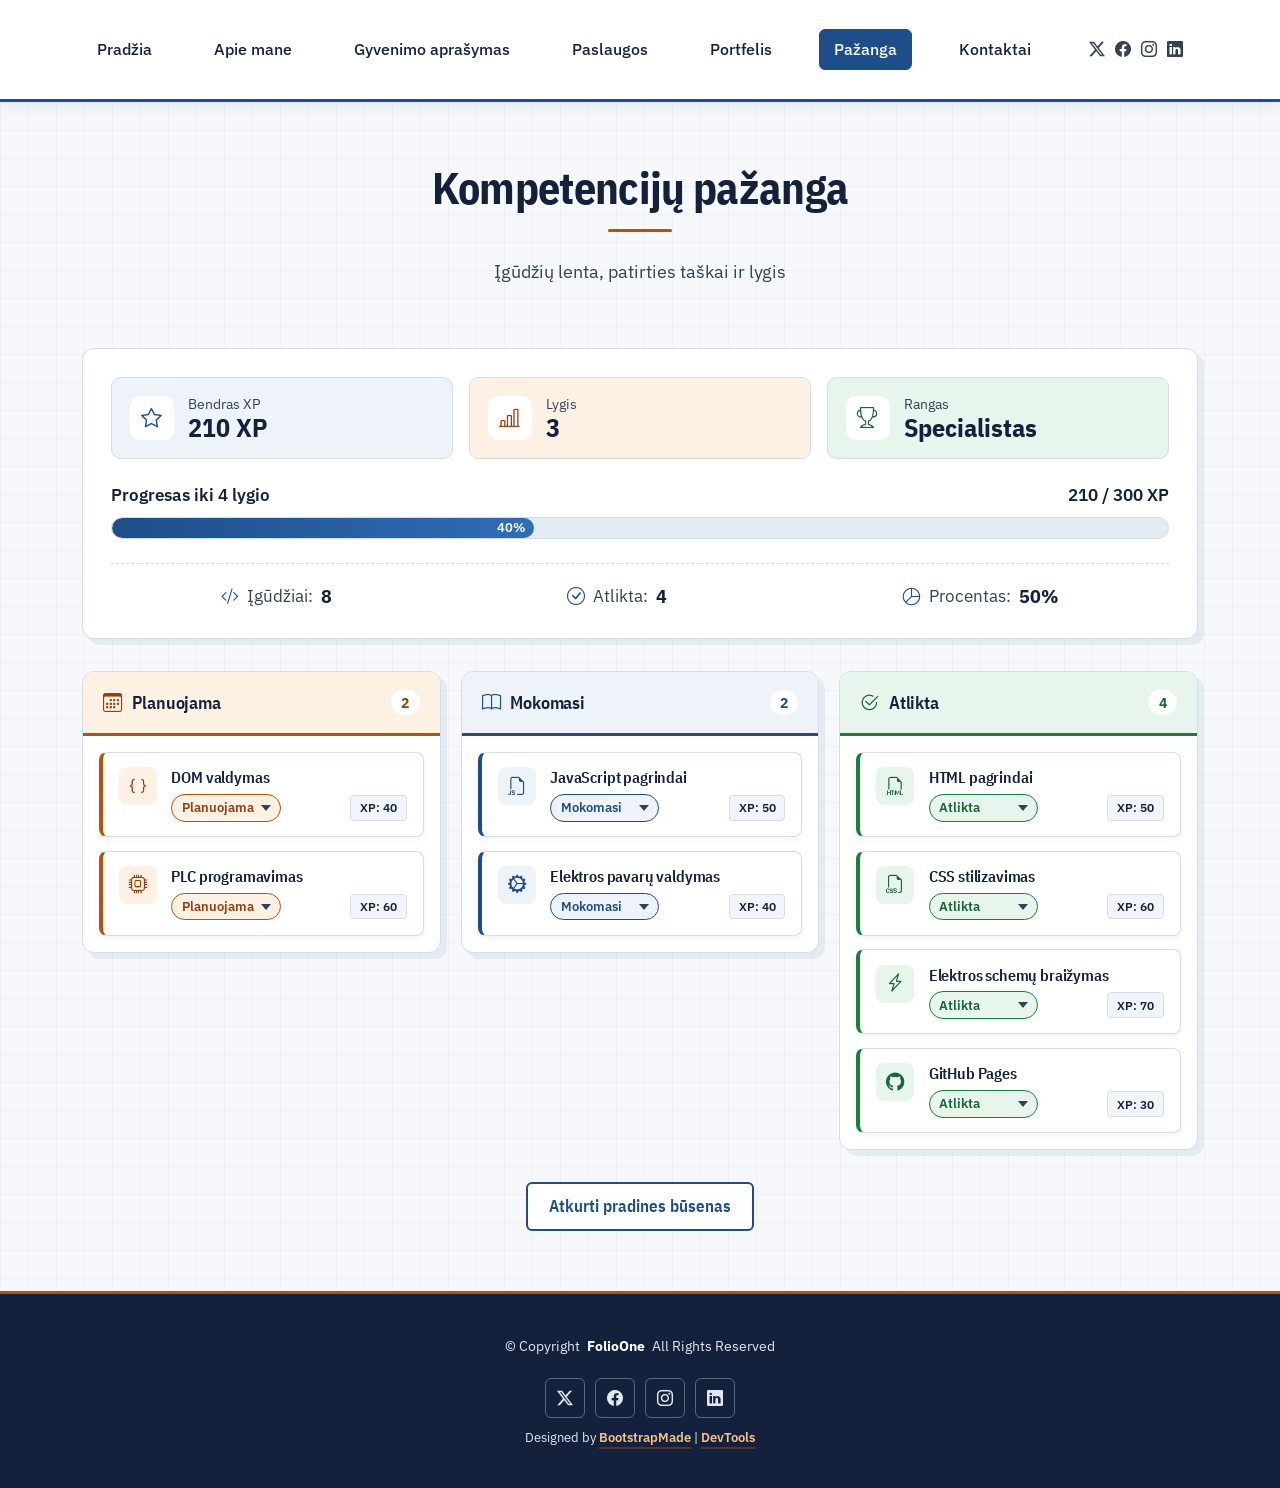
<file: progress.html>
<!DOCTYPE html>
<html lang="lt">

<head>
  <meta charset="utf-8">
  <meta content="width=device-width, initial-scale=1.0" name="viewport">
  <title>Vismuntas Skarbalius - CV puslapis</title>
  <meta name="description" content="">
  <meta name="keywords" content="">

  <!-- Favicons -->
  <link href="assets/img/r.png" rel="icon">
  <link href="assets/img/r.png" rel="apple-touch-icon">

  <!-- Fonts -->
  <link href="https://fonts.googleapis.com" rel="preconnect">
  <link href="https://fonts.gstatic.com" rel="preconnect" crossorigin>
  <link href="https://fonts.googleapis.com/css2?family=Roboto:ital,wght@0,100;0,300;0,400;0,500;0,700;0,900;1,100;1,300;1,400;1,500;1,700;1,900&family=Poppins:ital,wght@0,100;0,200;0,300;0,400;0,500;0,600;0,700;0,800;0,900;1,100;1,200;1,300;1,400;1,500;1,600;1,700;1,800;1,900&family=Raleway:ital,wght@0,100;0,200;0,300;0,400;0,500;0,600;0,700;0,800;0,900;1,100;1,200;1,300;1,400;1,500;1,600;1,700;1,800;1,900&display=swap" rel="stylesheet">

  <!-- Vendor CSS Files -->
  <link href="assets/vendor/bootstrap/css/bootstrap.min.css" rel="stylesheet">
  <link href="assets/vendor/bootstrap-icons/bootstrap-icons.css" rel="stylesheet">
  <link href="assets/vendor/aos/aos.css" rel="stylesheet">
  <link href="assets/vendor/swiper/swiper-bundle.min.css" rel="stylesheet">
  <link href="assets/vendor/glightbox/css/glightbox.min.css" rel="stylesheet">

  <!-- Main CSS File -->
  <link href="assets/css/main.css" rel="stylesheet">

  <!-- Custom CSS File (9 LD) – įkeliamas PO main.css -->
  <link href="assets/css/custom.css" rel="stylesheet">

  <!-- =======================================================
  * Template Name: FolioOne
  * Template URL: https://bootstrapmade.com/folioone-bootstrap-portfolio-website-template/
  * Updated: Aug 23 2025 with Bootstrap v5.3.7
  * Author: BootstrapMade.com
  * License: https://bootstrapmade.com/license/
  ======================================================== -->
</head>

<body class="progress-page">

  <header id="header" class="header d-flex align-items-center light-background sticky-top">
    <div class="container position-relative d-flex align-items-center justify-content-between">

      <!-- <a href="index.html" class="logo d-flex align-items-center me-auto me-xl-0">
      <img src="assets/img/logo.webp" alt="">
      <h1 class="sitename">FolioOne</h1> 
    </a> -->

      <nav id="navmenu" class="navmenu">
        <ul>
          <li><a href="index.html">Pradžia</a></li>
          <li><a href="about.html">Apie mane</a></li>
          <li><a href="resume.html">Gyvenimo aprašymas</a></li>
          <li><a href="services.html">Paslaugos</a></li>
          <li><a href="portfolio.html">Portfelis</a></li>
          <li><a href="progress.html" class="active">Pažanga</a></li>
          <li><a href="contact.html">Kontaktai</a></li>
        </ul>
        <i class="mobile-nav-toggle d-xl-none bi bi-list"></i>
      </nav>

      <div class="header-social-links">
        <a href="#" class="twitter"><i class="bi bi-twitter-x"></i></a>
        <a href="#" class="facebook"><i class="bi bi-facebook"></i></a>
        <a href="#" class="instagram"><i class="bi bi-instagram"></i></a>
        <a href="#" class="linkedin"><i class="bi bi-linkedin"></i></a>
      </div>

    </div>
  </header>

  <main class="main">

    <!-- Progress Section -->
    <section id="pazanga" class="pazanga section">

      <div class="container section-title" data-aos="fade-up">
        <h2>Kompetencijų pažanga</h2>
        <p>Įgūdžių lenta, patirties taškai ir lygis</p>
      </div>

      <div class="container" data-aos="fade-up" data-aos-delay="100">

        <div class="xp-panel">

          <div class="xp-info">
            <div class="xp-info-item xp-total">
              <div class="xp-icon"><i class="bi bi-star"></i></div>
              <div>
                <span class="xp-label">Bendras XP</span>
                <strong class="xp-value" id="xp-total">0 XP</strong>
              </div>
            </div>
            <div class="xp-info-item xp-level">
              <div class="xp-icon"><i class="bi bi-bar-chart-line"></i></div>
              <div>
                <span class="xp-label">Lygis</span>
                <strong class="xp-value" id="xp-level">1</strong>
              </div>
            </div>
            <div class="xp-info-item xp-rank">
              <div class="xp-icon"><i class="bi bi-trophy"></i></div>
              <div>
                <span class="xp-label">Rangas</span>
                <strong class="xp-value" id="xp-rank">Pradedantysis</strong>
              </div>
            </div>
          </div>

          <div class="xp-progress">
            <div class="xp-progress-head">
              <span id="xp-progress-label">Progresas iki 2 lygio</span>
              <span id="xp-progress-range">0 / 50 XP</span>
            </div>
            <div class="xp-bar" id="xp-bar" role="progressbar" aria-label="Progresas iki kito lygio" aria-valuenow="0" aria-valuemin="0" aria-valuemax="100">
              <div class="xp-bar-fill" id="xp-bar-fill" style="width: 0%;"><span id="xp-bar-text">0%</span></div>
            </div>
          </div>

          <div class="xp-stats">
            <div class="xp-stat"><i class="bi bi-code-slash"></i> Įgūdžiai: <strong id="stat-total">0</strong></div>
            <div class="xp-stat"><i class="bi bi-check-circle"></i> Atlikta: <strong id="stat-done">0</strong></div>
            <div class="xp-stat"><i class="bi bi-pie-chart"></i> Procentas: <strong id="stat-percent">0%</strong></div>
          </div>

        </div>

        <div class="kanban">

          <div class="kanban-column kanban-planned">
            <div class="kanban-header">
              <i class="bi bi-calendar3"></i>
              <h3>Planuojama</h3>
              <span class="kanban-count" id="count-planuojama">0</span>
            </div>
            <div class="kanban-cards" id="cards-planuojama"></div>
          </div>

          <div class="kanban-column kanban-learning">
            <div class="kanban-header">
              <i class="bi bi-book"></i>
              <h3>Mokomasi</h3>
              <span class="kanban-count" id="count-mokomasi">0</span>
            </div>
            <div class="kanban-cards" id="cards-mokomasi"></div>
          </div>

          <div class="kanban-column kanban-done">
            <div class="kanban-header">
              <i class="bi bi-check2-circle"></i>
              <h3>Atlikta</h3>
              <span class="kanban-count" id="count-atlikta">0</span>
            </div>
            <div class="kanban-cards" id="cards-atlikta"></div>
          </div>

        </div>

        <div class="kanban-actions">
          <button type="button" id="reset-skills">Atkurti pradines būsenas</button>
        </div>

      </div>

    </section><!-- /Progress Section -->

  </main>

  <footer id="footer" class="footer">

    <div class="container">
      <div class="copyright text-center ">
        <p>© <span>Copyright</span> <strong class="px-1 sitename">FolioOne</strong> <span>All Rights Reserved<br></span></p>
      </div>
      <div class="social-links d-flex justify-content-center">
        <a href=""><i class="bi bi-twitter-x"></i></a>
        <a href=""><i class="bi bi-facebook"></i></a>
        <a href=""><i class="bi bi-instagram"></i></a>
        <a href=""><i class="bi bi-linkedin"></i></a>
      </div>
      <div class="credits">
        <!-- All the links in the footer should remain intact. -->
        <!-- You can delete the links only if you've purchased the pro version. -->
        <!-- Licensing information: https://bootstrapmade.com/license/ -->
        <!-- Purchase the pro version with working PHP/AJAX contact form: [buy-url] -->
        Designed by <a href="https://bootstrapmade.com/">BootstrapMade</a> | <a href="https://bootstrapmade.com/tools/">DevTools</a>
      </div>
    </div>

  </footer>

  <!-- Scroll Top -->
  <a href="#" id="scroll-top" class="scroll-top d-flex align-items-center justify-content-center"><i class="bi bi-arrow-up-short"></i></a>

  <!-- Preloader -->
  <div id="preloader"></div>

  <!-- Vendor JS Files -->
  <script src="assets/vendor/bootstrap/js/bootstrap.bundle.min.js"></script>
  <script src="assets/vendor/php-email-form/validate.js"></script>
  <script src="assets/vendor/aos/aos.js"></script>
  <script src="assets/vendor/typed.js/typed.umd.js"></script>
  <script src="assets/vendor/waypoints/noframework.waypoints.js"></script>
  <script src="assets/vendor/purecounter/purecounter_vanilla.js"></script>
  <script src="assets/vendor/swiper/swiper-bundle.min.js"></script>
  <script src="assets/vendor/imagesloaded/imagesloaded.pkgd.min.js"></script>
  <script src="assets/vendor/isotope-layout/isotope.pkgd.min.js"></script>
  <script src="assets/vendor/glightbox/js/glightbox.min.js"></script>

  <!-- Main JS File -->
  <script src="assets/js/main.js"></script>

  <!-- Custom JS File (11 LD) -->
  <script src="assets/js/custom.js"></script>

</body>

</html>
</file>
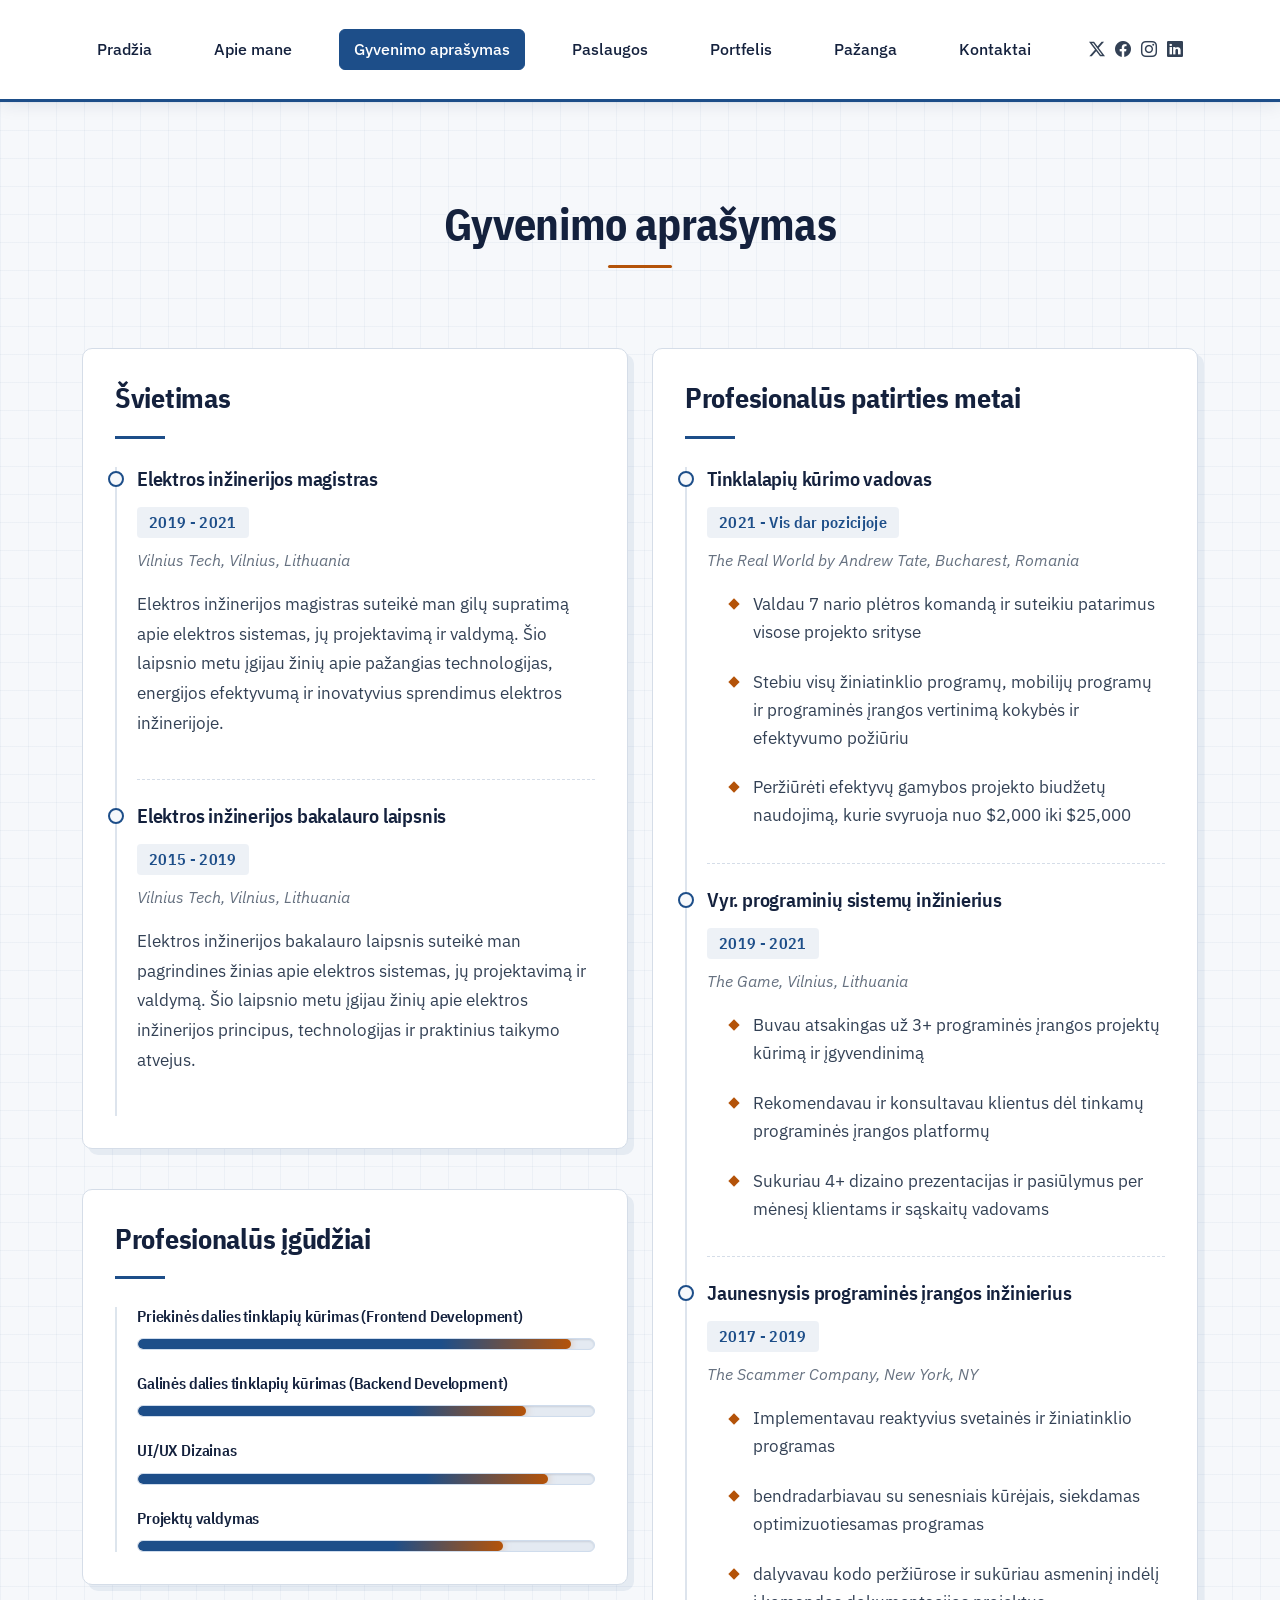
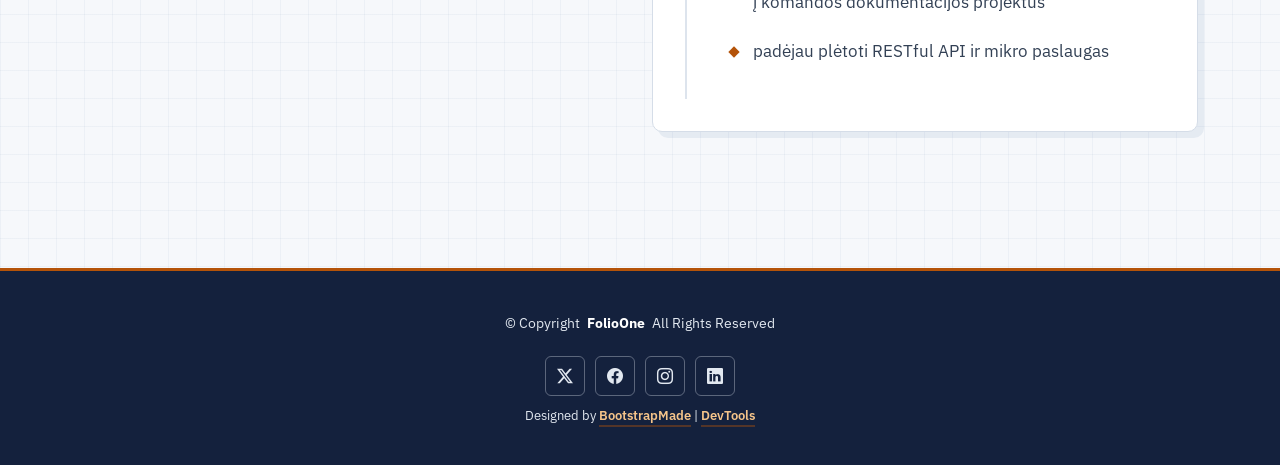
<file: resume.html>
<!DOCTYPE html>
<html lang="lt">

<head>
  <meta charset="utf-8">
  <meta content="width=device-width, initial-scale=1.0" name="viewport">
  <title>Vismuntas Skarbalius - CV puslapis</title>
  <meta name="description" content="">
  <meta name="keywords" content="">

  <!-- Favicons -->
  <link href="assets/img/r.png" rel="icon">
  <link href="assets/img/r.png" rel="apple-touch-icon">

  <!-- Fonts -->
  <link href="https://fonts.googleapis.com" rel="preconnect">
  <link href="https://fonts.gstatic.com" rel="preconnect" crossorigin>
  <link href="https://fonts.googleapis.com/css2?family=Roboto:ital,wght@0,100;0,300;0,400;0,500;0,700;0,900;1,100;1,300;1,400;1,500;1,700;1,900&family=Poppins:ital,wght@0,100;0,200;0,300;0,400;0,500;0,600;0,700;0,800;0,900;1,100;1,200;1,300;1,400;1,500;1,600;1,700;1,800;1,900&family=Raleway:ital,wght@0,100;0,200;0,300;0,400;0,500;0,600;0,700;0,800;0,900;1,100;1,200;1,300;1,400;1,500;1,600;1,700;1,800;1,900&display=swap" rel="stylesheet">

  <!-- Vendor CSS Files -->
  <link href="assets/vendor/bootstrap/css/bootstrap.min.css" rel="stylesheet">
  <link href="assets/vendor/bootstrap-icons/bootstrap-icons.css" rel="stylesheet">
  <link href="assets/vendor/aos/aos.css" rel="stylesheet">
  <link href="assets/vendor/swiper/swiper-bundle.min.css" rel="stylesheet">
  <link href="assets/vendor/glightbox/css/glightbox.min.css" rel="stylesheet">

  <!-- Main CSS File -->
  <link href="assets/css/main.css" rel="stylesheet">

  <!-- Custom CSS File (9 LD) – įkeliamas PO main.css -->
  <link href="assets/css/custom.css" rel="stylesheet">

  <!-- =======================================================
  * Template Name: FolioOne
  * Template URL: https://bootstrapmade.com/folioone-bootstrap-portfolio-website-template/
  * Updated: Aug 23 2025 with Bootstrap v5.3.7
  * Author: BootstrapMade.com
  * License: https://bootstrapmade.com/license/
  ======================================================== -->
</head>

<body class="resume-page">

  <header id="header" class="header d-flex align-items-center light-background sticky-top">
    <div class="container position-relative d-flex align-items-center justify-content-between">

      <!-- <a href="index.html" class="logo d-flex align-items-center me-auto me-xl-0">
      <img src="assets/img/logo.webp" alt="">
      <h1 class="sitename">FolioOne</h1> 
    </a> -->

      <nav id="navmenu" class="navmenu">
        <ul>
          <li><a href="index.html">Pradžia</a></li>
          <li><a href="about.html">Apie mane</a></li>
          <li><a href="resume.html" class="active">Gyvenimo aprašymas</a></li>
          <li><a href="services.html">Paslaugos</a></li>
          <li><a href="portfolio.html">Portfelis</a></li>
          <li><a href="progress.html">Pažanga</a></li>
          <li><a href="contact.html">Kontaktai</a></li>
        </ul>
        <i class="mobile-nav-toggle d-xl-none bi bi-list"></i>
      </nav>

      <div class="header-social-links">
        <a href="#" class="twitter"><i class="bi bi-twitter-x"></i></a>
        <a href="#" class="facebook"><i class="bi bi-facebook"></i></a>
        <a href="#" class="instagram"><i class="bi bi-instagram"></i></a>
        <a href="#" class="linkedin"><i class="bi bi-linkedin"></i></a>
      </div>

    </div>
  </header>

  <main class="main">

    <!-- Resume Section -->
    <section id="resume" class="resume section">

      <!-- Section Title -->
      <div class="container section-title" data-aos="fade-up">
        <h2>Gyvenimo aprašymas</h2>
      </div><!-- End Section Title -->

      <div class="container" data-aos="fade-up" data-aos-delay="100">

        <div class="row">
          <div class="col-lg-6">

            <!-- Education Section -->
            <div class="resume-item" data-aos="fade-up">
              <h3 class="resume-title">Švietimas</h3>

              <div class="resume-content">
                <article class="education-item">
                  <h4>Elektros inžinerijos magistras</h4>
                  <h5>2019 - 2021</h5>
                  <p class="institution"><em>Vilnius Tech, Vilnius, Lithuania</em></p>
                  <p>Elektros inžinerijos magistras suteikė man gilų supratimą apie elektros sistemas, jų projektavimą ir valdymą. Šio laipsnio metu įgijau žinių apie pažangias technologijas, energijos efektyvumą ir inovatyvius sprendimus elektros inžinerijoje.</p>
                </article>

                <article class="education-item">
                  <h4>Elektros inžinerijos bakalauro laipsnis</h4>
                  <h5>2015 - 2019</h5>
                  <p class="institution"><em>Vilnius Tech, Vilnius, Lithuania</em></p>
                  <p>Elektros inžinerijos bakalauro laipsnis suteikė man pagrindines žinias apie elektros sistemas, jų projektavimą ir valdymą. Šio laipsnio metu įgijau žinių apie elektros inžinerijos principus, technologijas ir praktinius taikymo atvejus.</p>
                </article>
              </div>
            </div><!-- End Education Section -->

            <!-- Professional Skills Section -->
            <div class="resume-item skills-animation" data-aos="fade-up">
              <h3 class="resume-title">Profesionalūs įgūdžiai</h3>

              <div class="resume-content">
                <div class="skill-item">
                  <h4>Priekinės dalies tinklapių kūrimas (Frontend Development)</h4>
                  <div class="progress">
                    <div class="progress-bar" role="progressbar" aria-valuenow="95" aria-valuemin="0" aria-valuemax="100"></div>
                  </div>
                </div>

                <div class="skill-item">
                  <h4>Galinės dalies tinklapių kūrimas (Backend Development)</h4>
                  <div class="progress">
                    <div class="progress-bar" role="progressbar" aria-valuenow="85" aria-valuemin="0" aria-valuemax="100"></div>
                  </div>
                </div>

                <div class="skill-item">
                  <h4>UI/UX Dizainas</h4>
                  <div class="progress">
                    <div class="progress-bar" role="progressbar" aria-valuenow="90" aria-valuemin="0" aria-valuemax="100"></div>
                  </div>
                </div>

                <div class="skill-item">
                  <h4>Projektų valdymas</h4>
                  <div class="progress">
                    <div class="progress-bar" role="progressbar" aria-valuenow="80" aria-valuemin="0" aria-valuemax="100"></div>
                  </div>
                </div>
              </div>
            </div><!-- End Professional Skills Section -->
          </div>

          <div class="col-lg-6">
            <!-- Experience Section -->
            <div class="resume-item" data-aos="fade-up" data-aos-delay="100">
              <h3 class="resume-title">Profesionalūs patirties metai</h3>

              <div class="resume-content">
                <article class="experience-item">
                  <h4>Tinklalapių kūrimo vadovas</h4>
                  <h5>2021 - Vis dar pozicijoje</h5>
                  <p class="company"><em>The Real World by Andrew Tate, Bucharest, Romania</em></p>
                  <ul>
                    <li>Valdau 7 nario plėtros komandą ir suteikiu patarimus visose projekto srityse</li>
                    <li>Stebiu visų žiniatinklio programų, mobilijų programų ir programinės įrangos vertinimą kokybės ir efektyvumo požiūriu</li>
                    <li>Peržiūrėti efektyvų gamybos projekto biudžetų naudojimą, kurie svyruoja nuo $2,000 iki $25,000</li>
                  </ul>
                </article>

                <article class="experience-item">
                  <h4>Vyr. programinių sistemų inžinierius</h4>
                  <h5>2019 - 2021</h5>
                  <p class="company"><em>The Game, Vilnius, Lithuania</em></p>
                  <ul>
                    <li>Buvau atsakingas už 3+ programinės įrangos projektų kūrimą ir įgyvendinimą</li>
                    <li>Rekomendavau ir konsultavau klientus dėl tinkamų programinės įrangos platformų</li>
                    <li>Sukuriau 4+ dizaino prezentacijas ir pasiūlymus per mėnesį klientams ir sąskaitų vadovams</li>
                  </ul>
                </article>

                <article class="experience-item">
                  <h4>Jaunesnysis programinės įrangos inžinierius</h4>
                  <h5>2017 - 2019</h5>
                  <p class="company"><em>The Scammer Company, New York, NY</em></p>
                  <ul>
                    <li>Implementavau reaktyvius svetainės ir žiniatinklio programas</li>
                    <li> bendradarbiavau su senesniais kūrėjais, siekdamas optimizuotiesamas programas</li>
                    <li> dalyvavau kodo peržiūrose ir sukūriau asmeninį indėlį į komandos dokumentacijos projektus</li>
                    <li> padėjau plėtoti RESTful API ir mikro paslaugas</li>
                  </ul>
                </article>
              </div>
            </div><!-- End Experience Section -->
          </div>
        </div>

      </div>

    </section><!-- /Resume Section -->

  </main>

  <footer id="footer" class="footer">

    <div class="container">
      <div class="copyright text-center ">
        <p>© <span>Copyright</span> <strong class="px-1 sitename">FolioOne</strong> <span>All Rights Reserved<br></span></p>
      </div>
      <div class="social-links d-flex justify-content-center">
        <a href=""><i class="bi bi-twitter-x"></i></a>
        <a href=""><i class="bi bi-facebook"></i></a>
        <a href=""><i class="bi bi-instagram"></i></a>
        <a href=""><i class="bi bi-linkedin"></i></a>
      </div>
      <div class="credits">
        <!-- All the links in the footer should remain intact. -->
        <!-- You can delete the links only if you've purchased the pro version. -->
        <!-- Licensing information: https://bootstrapmade.com/license/ -->
        <!-- Purchase the pro version with working PHP/AJAX contact form: [buy-url] -->
        Designed by <a href="https://bootstrapmade.com/">BootstrapMade</a> | <a href="https://bootstrapmade.com/tools/">DevTools</a>
      </div>
    </div>

  </footer>

  <!-- Scroll Top -->
  <a href="#" id="scroll-top" class="scroll-top d-flex align-items-center justify-content-center"><i class="bi bi-arrow-up-short"></i></a>

  <!-- Preloader -->
  <div id="preloader"></div>

  <!-- Vendor JS Files -->
  <script src="assets/vendor/bootstrap/js/bootstrap.bundle.min.js"></script>
  <script src="assets/vendor/php-email-form/validate.js"></script>
  <script src="assets/vendor/aos/aos.js"></script>
  <script src="assets/vendor/typed.js/typed.umd.js"></script>
  <script src="assets/vendor/waypoints/noframework.waypoints.js"></script>
  <script src="assets/vendor/purecounter/purecounter_vanilla.js"></script>
  <script src="assets/vendor/swiper/swiper-bundle.min.js"></script>
  <script src="assets/vendor/imagesloaded/imagesloaded.pkgd.min.js"></script>
  <script src="assets/vendor/isotope-layout/isotope.pkgd.min.js"></script>
  <script src="assets/vendor/glightbox/js/glightbox.min.js"></script>

  <!-- Main JS File -->
  <script src="assets/js/main.js"></script>

</body>

</html>
</file>
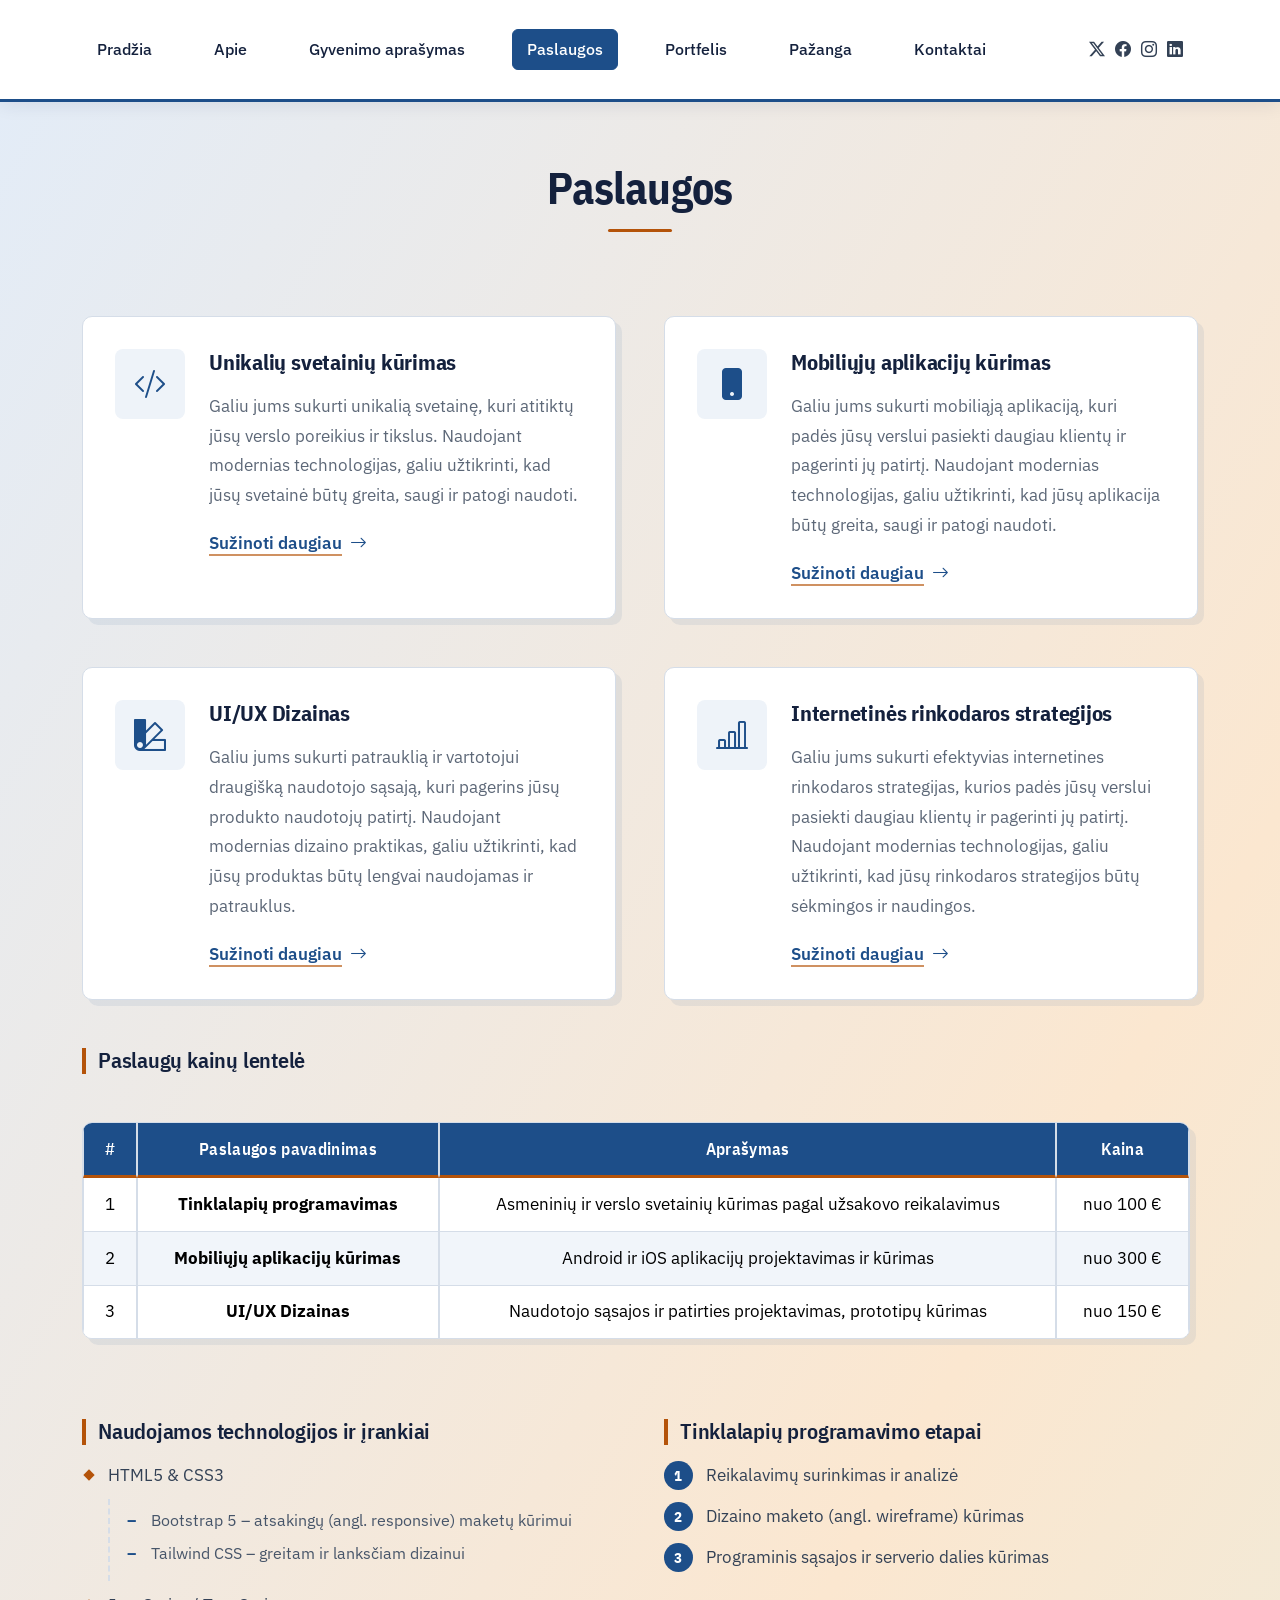
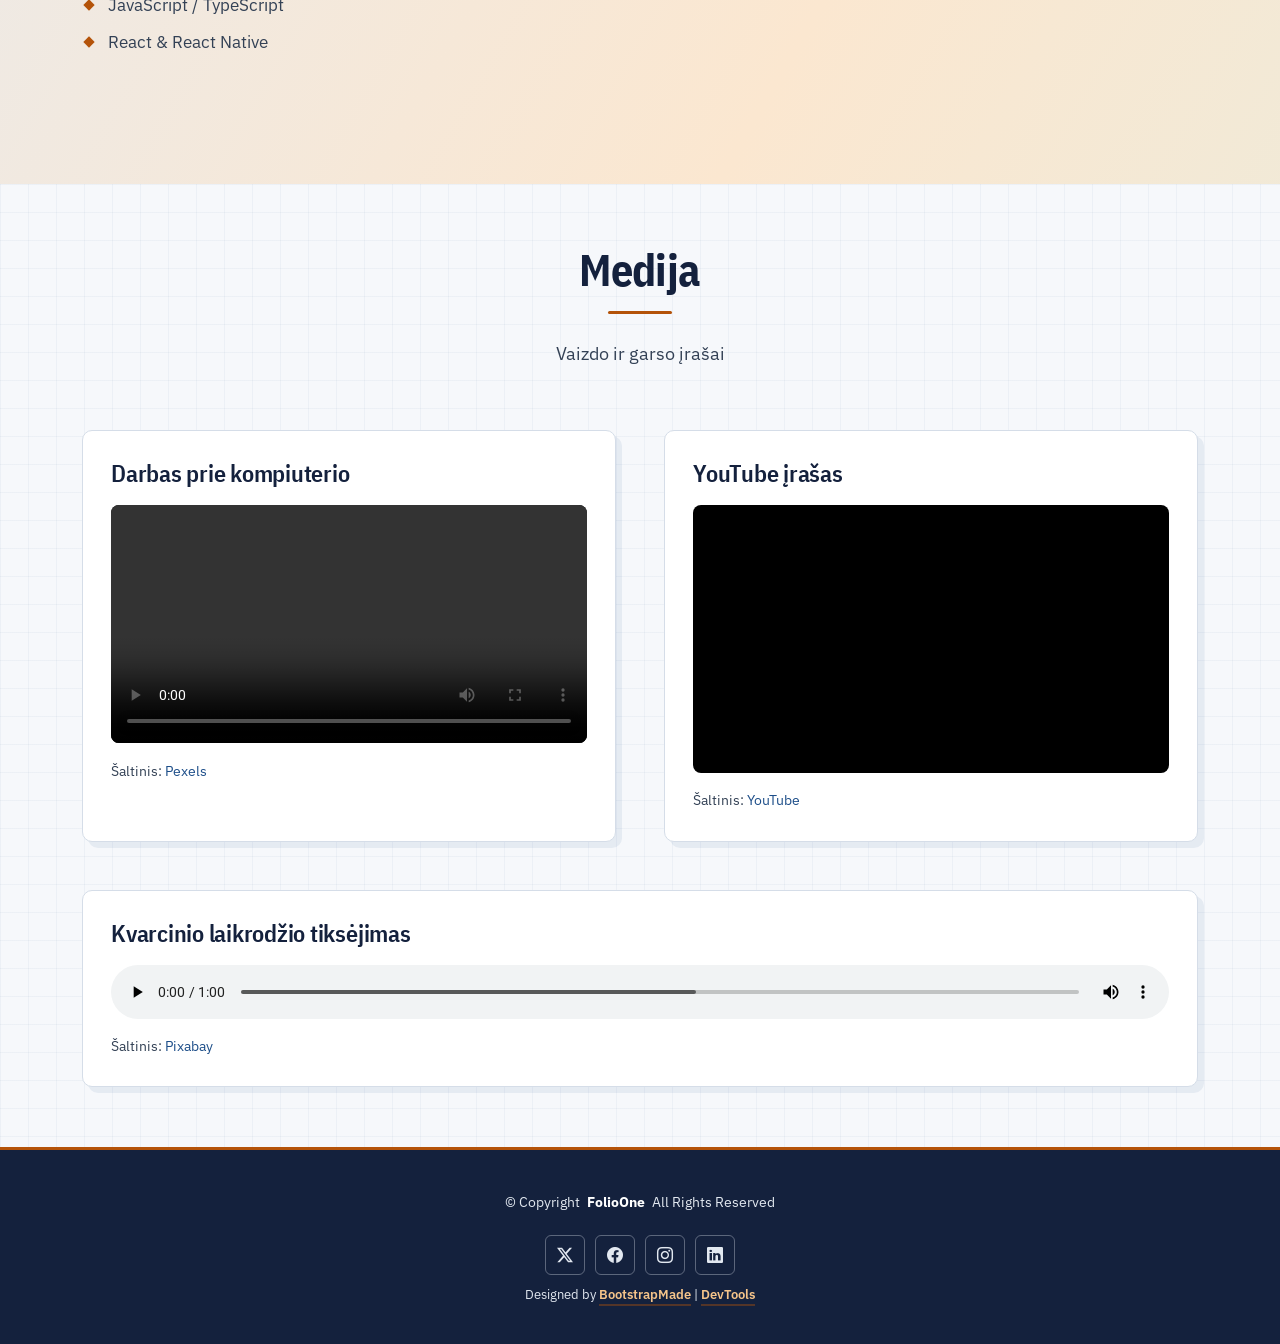
<file: services.html>
<!DOCTYPE html>
<html lang="lt">

<head>
  <meta charset="utf-8">
  <meta content="width=device-width, initial-scale=1.0" name="viewport">
  <title>Vismuntas Skarbalius - CV puslapis</title>
  <meta name="description" content="">
  <meta name="keywords" content="">

  <!-- Favicons -->
  <link href="assets/img/r.png" rel="icon">
  <link href="assets/img/r.png" rel="apple-touch-icon">

  <!-- Fonts -->
  <link href="https://fonts.googleapis.com" rel="preconnect">
  <link href="https://fonts.gstatic.com" rel="preconnect" crossorigin>
  <link href="https://fonts.googleapis.com/css2?family=Roboto:ital,wght@0,100;0,300;0,400;0,500;0,700;0,900;1,100;1,300;1,400;1,500;1,700;1,900&family=Poppins:ital,wght@0,100;0,200;0,300;0,400;0,500;0,600;0,700;0,800;0,900;1,100;1,200;1,300;1,400;1,500;1,600;1,700;1,800;1,900&family=Raleway:ital,wght@0,100;0,200;0,300;0,400;0,500;0,600;0,700;0,800;0,900;1,100;1,200;1,300;1,400;1,500;1,600;1,700;1,800;1,900&display=swap" rel="stylesheet">

  <!-- Vendor CSS Files -->
  <link href="assets/vendor/bootstrap/css/bootstrap.min.css" rel="stylesheet">
  <link href="assets/vendor/bootstrap-icons/bootstrap-icons.css" rel="stylesheet">
  <link href="assets/vendor/aos/aos.css" rel="stylesheet">
  <link href="assets/vendor/swiper/swiper-bundle.min.css" rel="stylesheet">
  <link href="assets/vendor/glightbox/css/glightbox.min.css" rel="stylesheet">

  <!-- Main CSS File -->
  <link href="assets/css/main.css" rel="stylesheet">

  <!-- Custom CSS File (9 LD) -->
  <link href="assets/css/custom.css" rel="stylesheet">

</head>

<body class="services-page">

  <header id="header" class="header d-flex align-items-center light-background sticky-top">
    <div class="container position-relative d-flex align-items-center justify-content-between">

      <nav id="navmenu" class="navmenu">
        <ul>
          <li><a href="index.html">Pradžia</a></li>
          <li><a href="about.html">Apie</a></li>
          <li><a href="resume.html">Gyvenimo aprašymas</a></li>
          <li><a href="services.html" class="active">Paslaugos</a></li>
          <li><a href="portfolio.html">Portfelis</a></li>
          <li><a href="progress.html">Pažanga</a></li>
          <li><a href="contact.html">Kontaktai</a></li>
        </ul>
        <i class="mobile-nav-toggle d-xl-none bi bi-list"></i>
      </nav>

      <div class="header-social-links">
        <a href="#" class="twitter"><i class="bi bi-twitter-x"></i></a>
        <a href="#" class="facebook"><i class="bi bi-facebook"></i></a>
        <a href="#" class="instagram"><i class="bi bi-instagram"></i></a>
        <a href="#" class="linkedin"><i class="bi bi-linkedin"></i></a>
      </div>

    </div>
  </header>

  <main class="main">

    <!-- Services Section -->
    <section id="services" class="services section">

      <!-- Section Title -->
      <div class="container section-title" data-aos="fade-up">
        <h2>Paslaugos</h2>
      </div><!-- End Section Title -->

      <div class="container" data-aos="fade-up" data-aos-delay="100">

        <div class="row justify-content-center g-5">

          <div class="col-md-6" data-aos="fade-right" data-aos-delay="100">
            <div class="service-item">
              <div class="service-icon">
                <i class="bi bi-code-slash"></i>
              </div>
              <div class="service-content">
                <h3>Unikalių svetainių kūrimas</h3>
                <p>Galiu jums sukurti unikalią svetainę, kuri atitiktų jūsų verslo poreikius ir tikslus. Naudojant modernias technologijas, galiu užtikrinti, kad jūsų svetainė būtų greita, saugi ir patogi naudoti.</p>
                <a href="" class="service-link">
                  <span>Sužinoti daugiau</span>
                  <i class="bi bi-arrow-right"></i>
                </a>
              </div>
            </div>
          </div><!-- End Service Item -->

          <div class="col-md-6" data-aos="fade-left" data-aos-delay="100">
            <div class="service-item">
              <div class="service-icon">
                <i class="bi bi-phone-fill"></i>
              </div>
              <div class="service-content">
                <h3>Mobiliųjų aplikacijų kūrimas</h3>
                <p>Galiu jums sukurti mobiliąją aplikaciją, kuri padės jūsų verslui pasiekti daugiau klientų ir pagerinti jų patirtį. Naudojant modernias technologijas, galiu užtikrinti, kad jūsų aplikacija būtų greita, saugi ir patogi naudoti.</p>
                <a href="" class="service-link">
                  <span>Sužinoti daugiau</span>
                  <i class="bi bi-arrow-right"></i>
                </a>
              </div>
            </div>
          </div><!-- End Service Item -->

          <div class="col-md-6" data-aos="fade-right" data-aos-delay="200">
            <div class="service-item">
              <div class="service-icon">
                <i class="bi bi-palette2"></i>
              </div>
              <div class="service-content">
                <h3>UI/UX Dizainas</h3>
                <p>Galiu jums sukurti patrauklią ir vartotojui draugišką naudotojo sąsają, kuri pagerins jūsų produkto naudotojų patirtį. Naudojant modernias dizaino praktikas, galiu užtikrinti, kad jūsų produktas būtų lengvai naudojamas ir patrauklus.</p>
                <a href="" class="service-link">
                  <span>Sužinoti daugiau</span>
                  <i class="bi bi-arrow-right"></i>
                </a>
              </div>
            </div>
          </div><!-- End Service Item -->

          <div class="col-md-6" data-aos="fade-left" data-aos-delay="200">
            <div class="service-item">
              <div class="service-icon">
                <i class="bi bi-bar-chart-line"></i>
              </div>
              <div class="service-content">
                <h3>Internetinės rinkodaros strategijos</h3>
                <p>Galiu jums sukurti efektyvias internetines rinkodaros strategijas, kurios padės jūsų verslui pasiekti daugiau klientų ir pagerinti jų patirtį. Naudojant modernias technologijas, galiu užtikrinti, kad jūsų rinkodaros strategijos būtų sėkmingos ir naudingos.</p>
                <a href="" class="service-link">
                  <span>Sužinoti daugiau</span>
                  <i class="bi bi-arrow-right"></i>
                </a>
              </div>
            </div>
          </div><!-- End Service Item -->

        </div>

      </div>

      <div class="container mt-5" data-aos="fade-up" data-aos-delay="200">

        <h3 class="block-title mb-4">Paslaugų kainų lentelė</h3>

        <div class="table-responsive">
          <table class="table table-bordered table-hover align-middle">
            <!-- Antraštinė eilutė (Header Row) -->
            <thead>
              <tr>
                <th scope="col">#</th>
                <th scope="col">Paslaugos pavadinimas</th>
                <th scope="col">Aprašymas</th>
                <th scope="col">Kaina</th>
              </tr>
            </thead>
            <!-- Duomenų eilutės (mažiausiai 3 įrašai) -->
            <tbody>
              <tr>
                <td>1</td>
                <td><strong>Tinklalapių programavimas</strong></td>
                <td>Asmeninių ir verslo svetainių kūrimas pagal užsakovo reikalavimus</td>
                <td>nuo 100 €</td>
              </tr>
              <tr>
                <td>2</td>
                <td><strong>Mobiliųjų aplikacijų kūrimas</strong></td>
                <td>Android ir iOS aplikacijų projektavimas ir kūrimas</td>
                <td>nuo 300 €</td>
              </tr>
              <tr>
                <td>3</td>
                <td><strong>UI/UX Dizainas</strong></td>
                <td>Naudotojo sąsajos ir patirties projektavimas, prototipų kūrimas</td>
                <td>nuo 150 €</td>
              </tr>
            </tbody>
          </table>
        </div>

      </div><!-- End Paslaugų lentelė -->

      <!-- =====================================================
           3. HTML SĄRAŠAI
      ====================================================== -->
      <div class="container mt-5 mb-5" data-aos="fade-up" data-aos-delay="300">
        <div class="row g-5">

          <!-- 3a. Nenumeruotas sąrašas su 3+ technologijomis
               3c. Įdėtinis sąrašas (Nested List) prie pirmojo elemento -->
          <div class="col-md-6">
            <h3 class="block-title mb-3">
              Naudojamos technologijos ir įrankiai
            </h3>
            <ul>
              <li>
                HTML5 &amp; CSS3
                <!-- Įdėtinis sąrašas (Nested List) – mažiausiai 2 elementai -->
                <ul>
                  <li>Bootstrap 5 – atsakingų (angl. responsive) maketų kūrimui</li>
                  <li>Tailwind CSS – greitam ir lanksčiam dizainui</li>
                </ul>
              </li>
              <li>JavaScript / TypeScript</li>
              <li>React &amp; React Native</li>
            </ul>
          </div>

          <!-- 3b. Numeruotas sąrašas – pirmos paslaugos atlikimo etapai (3+) -->
          <div class="col-md-6">
            <h3 class="block-title mb-3">
              Tinklalapių programavimo etapai
            </h3>
            <ol>
              <li>Reikalavimų surinkimas ir analizė</li>
              <li>Dizaino maketo (angl. wireframe) kūrimas</li>
              <li>Programinis sąsajos ir serverio dalies kūrimas</li>
            </ol>
          </div>

        </div>
      </div><!-- End Sąrašai -->

    </section><!-- /Services Section -->

    <!-- Media Section -->
    <section id="media" class="media section">

      <!-- Section Title -->
      <div class="container section-title" data-aos="fade-up">
        <h2>Medija</h2>
        <p>Vaizdo ir garso įrašai</p>
      </div><!-- End Section Title -->

      <div class="container" data-aos="fade-up" data-aos-delay="100">
        <div class="row g-5">

          <!-- Vaizdo įrašas su <video> gaire -->
          <div class="col-lg-6">
            <div class="media-item">
              <h3>Darbas prie kompiuterio</h3>
              <video controls preload="metadata" width="100%">
                <source src="assets/midija/fps.mp4" type="video/mp4">
                Jūsų naršyklė nepalaiko vaizdo įrašų.
                <a href="assets/midija/fps.mp4">Atsisiųskite įrašą</a>.
              </video>
              <p class="media-credit">Šaltinis: <a href="https://www.pexels.com/video/person-is-typing-using-computer-keyboard-7534244/" target="_blank" rel="noopener">Pexels</a></p>
            </div>
          </div>

          <!-- YouTube įrašas su <iframe> gaire -->
          <div class="col-lg-6">
            <div class="media-item">
              <h3>YouTube įrašas</h3>
              <div class="ratio ratio-16x9">
                <iframe src="https://www.youtube.com/embed/BoUVIhtqjAw"
                        title="YouTube vaizdo įrašas"
                        allow="accelerometer; autoplay; clipboard-write; encrypted-media; gyroscope; picture-in-picture; web-share"
                        referrerpolicy="strict-origin-when-cross-origin"
                        allowfullscreen></iframe>
              </div>
              <p class="media-credit">Šaltinis: <a href="https://www.youtube.com/watch?v=BoUVIhtqjAw" target="_blank" rel="noopener">YouTube</a></p>
            </div>
          </div>

          <!-- Garso įrašas su <audio> gaire -->
          <div class="col-12">
            <div class="media-item">
              <h3>Kvarcinio laikrodžio tiksėjimas</h3>
              <audio controls preload="metadata">
                <source src="assets/midija/laikr.mp3" type="audio/mpeg">
                Jūsų naršyklė nepalaiko garso įrašų.
                <a href="assets/midija/laikr.mp3">Atsisiųskite įrašą</a>.
              </audio>
              <p class="media-credit">Šaltinis: <a href="https://pixabay.com/sound-effects/quartz-clock-ticking-one-minute-253102/" target="_blank" rel="noopener">Pixabay</a></p>
            </div>
          </div>

        </div>
      </div>

    </section><!-- /Media Section -->

  </main>

  <footer id="footer" class="footer">

    <div class="container">
      <div class="copyright text-center ">
        <p>© <span>Copyright</span> <strong class="px-1 sitename">FolioOne</strong> <span>All Rights Reserved<br></span></p>
      </div>
      <div class="social-links d-flex justify-content-center">
        <a href=""><i class="bi bi-twitter-x"></i></a>
        <a href=""><i class="bi bi-facebook"></i></a>
        <a href=""><i class="bi bi-instagram"></i></a>
        <a href=""><i class="bi bi-linkedin"></i></a>
      </div>
      <div class="credits">
        Designed by <a href="https://bootstrapmade.com/">BootstrapMade</a> | <a href="https://bootstrapmade.com/tools/">DevTools</a>
      </div>
    </div>

  </footer>

  <!-- Scroll Top -->
  <a href="#" id="scroll-top" class="scroll-top d-flex align-items-center justify-content-center"><i class="bi bi-arrow-up-short"></i></a>

  <!-- Preloader -->
  <div id="preloader"></div>

  <!-- Vendor JS Files -->
  <script src="assets/vendor/bootstrap/js/bootstrap.bundle.min.js"></script>
  <script src="assets/vendor/php-email-form/validate.js"></script>
  <script src="assets/vendor/aos/aos.js"></script>
  <script src="assets/vendor/typed.js/typed.umd.js"></script>
  <script src="assets/vendor/waypoints/noframework.waypoints.js"></script>
  <script src="assets/vendor/purecounter/purecounter_vanilla.js"></script>
  <script src="assets/vendor/swiper/swiper-bundle.min.js"></script>
  <script src="assets/vendor/imagesloaded/imagesloaded.pkgd.min.js"></script>
  <script src="assets/vendor/isotope-layout/isotope.pkgd.min.js"></script>
  <script src="assets/vendor/glightbox/js/glightbox.min.js"></script>

  <!-- Main JS File -->
  <script src="assets/js/main.js"></script>

</body>

</html>
</file>
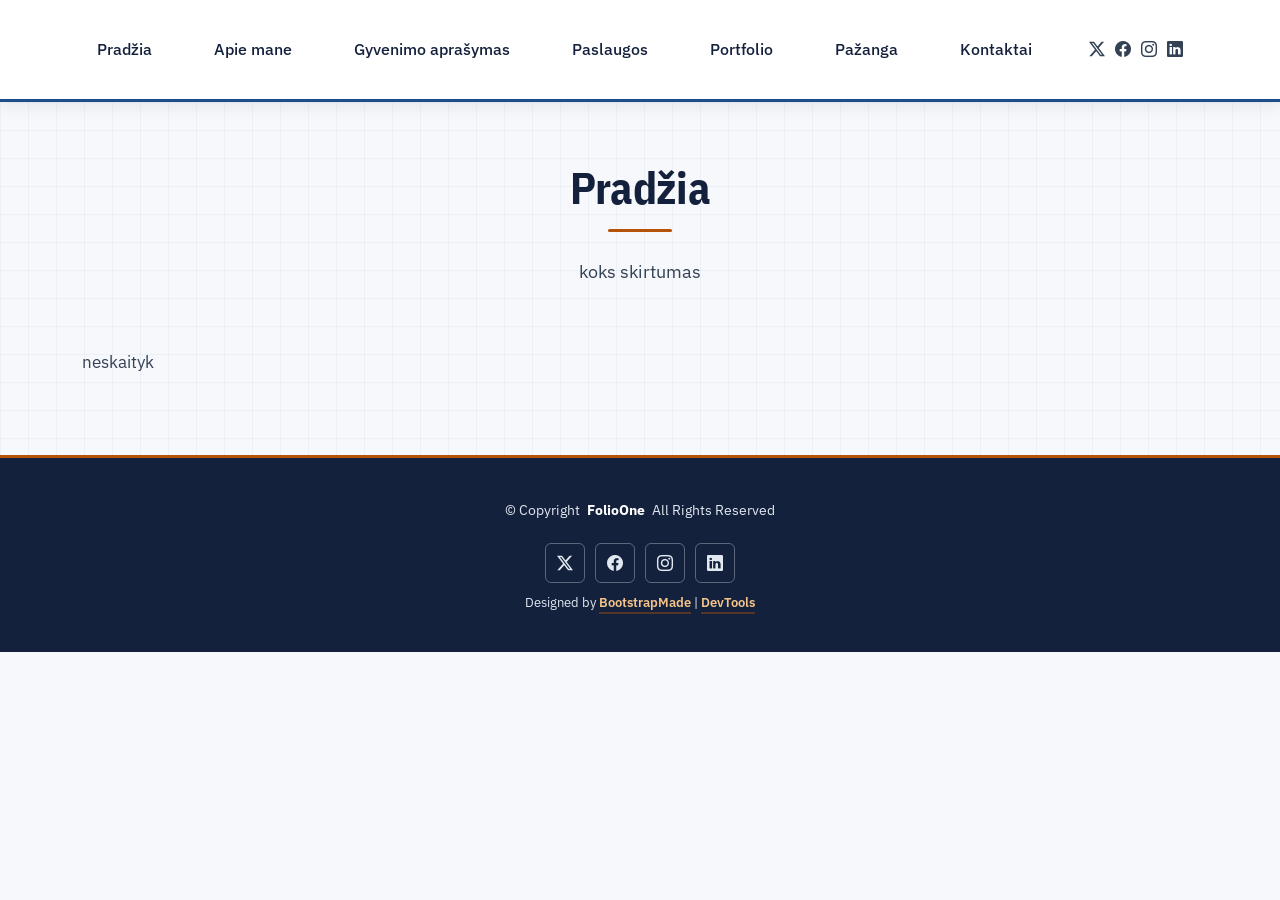
<file: starter-page.html>
<!DOCTYPE html>
<html lang="lt">

<head>
  <meta charset="utf-8">
  <meta content="width=device-width, initial-scale=1.0" name="viewport">
  <title>Vismuntas Skarbalius - CV puslapis</title>
  <meta name="description" content="">
  <meta name="keywords" content="">

  <!-- Favicons -->
  <link href="assets/img/r.png" rel="icon">
  <link href="assets/img/r.png" rel="apple-touch-icon">

  <!-- Fonts -->
  <link href="https://fonts.googleapis.com" rel="preconnect">
  <link href="https://fonts.gstatic.com" rel="preconnect" crossorigin>
  <link href="https://fonts.googleapis.com/css2?family=Roboto:ital,wght@0,100;0,300;0,400;0,500;0,700;0,900;1,100;1,300;1,400;1,500;1,700;1,900&family=Poppins:ital,wght@0,100;0,200;0,300;0,400;0,500;0,600;0,700;0,800;0,900;1,100;1,200;1,300;1,400;1,500;1,600;1,700;1,800;1,900&family=Raleway:ital,wght@0,100;0,200;0,300;0,400;0,500;0,600;0,700;0,800;0,900;1,100;1,200;1,300;1,400;1,500;1,600;1,700;1,800;1,900&display=swap" rel="stylesheet">

  <!-- Vendor CSS Files -->
  <link href="assets/vendor/bootstrap/css/bootstrap.min.css" rel="stylesheet">
  <link href="assets/vendor/bootstrap-icons/bootstrap-icons.css" rel="stylesheet">
  <link href="assets/vendor/aos/aos.css" rel="stylesheet">
  <link href="assets/vendor/swiper/swiper-bundle.min.css" rel="stylesheet">
  <link href="assets/vendor/glightbox/css/glightbox.min.css" rel="stylesheet">

  <!-- Main CSS File -->
  <link href="assets/css/main.css" rel="stylesheet">

  <!-- Custom CSS File (9 LD) – įkeliamas PO main.css -->
  <link href="assets/css/custom.css" rel="stylesheet">

  <!-- =======================================================
  * Template Name: FolioOne
  * Template URL: https://bootstrapmade.com/folioone-bootstrap-portfolio-website-template/
  * Updated: Aug 23 2025 with Bootstrap v5.3.7
  * Author: BootstrapMade.com
  * License: https://bootstrapmade.com/license/
  ======================================================== -->
</head>

<body class="starter-page-page">

  <header id="header" class="header d-flex align-items-center light-background sticky-top">
    <div class="container position-relative d-flex align-items-center justify-content-between">

      <!-- <a href="index.html" class="logo d-flex align-items-center me-auto me-xl-0">
      <img src="assets/img/logo.webp" alt="">
      <h1 class="sitename">FolioOne</h1> 
    </a> -->

      
<nav id="navmenu" class="navmenu">
  <ul>
    <li><a href="index.html">Pradžia</a></li>
    <li><a href="about.html">Apie mane</a></li>
    <li><a href="resume.html">Gyvenimo aprašymas</a></li>
    <li><a href="services.html">Paslaugos</a></li>
    <li><a href="portfolio.html">Portfolio</a></li>
    <li><a href="progress.html">Pažanga</a></li>
    <li><a href="contact.html">Kontaktai</a></li>
  </ul>
  <i class="mobile-nav-toggle d-xl-none bi bi-list"></i>
</nav>


      <div class="header-social-links">
        <a href="#" class="twitter"><i class="bi bi-twitter-x"></i></a>
        <a href="#" class="facebook"><i class="bi bi-facebook"></i></a>
        <a href="#" class="instagram"><i class="bi bi-instagram"></i></a>
        <a href="#" class="linkedin"><i class="bi bi-linkedin"></i></a>
      </div>

    </div>
  </header>

  <main class="main">

    <!-- Starter Section Section -->
    <section id="starter-section" class="starter-section section">

      <!-- Section Title -->
      <div class="container section-title" data-aos="fade-up">
        <h2>Pradžia</h2>
        <p>koks skirtumas</p>
      </div><!-- End Section Title -->

      <div class="container" data-aos="fade-up">
        <p>neskaityk</p>
      </div>

    </section><!-- /Starter Section Section -->

  </main>

  <footer id="footer" class="footer">

    <div class="container">
      <div class="copyright text-center ">
        <p>© <span>Copyright</span> <strong class="px-1 sitename">FolioOne</strong> <span>All Rights Reserved<br></span></p>
      </div>
      <div class="social-links d-flex justify-content-center">
        <a href=""><i class="bi bi-twitter-x"></i></a>
        <a href=""><i class="bi bi-facebook"></i></a>
        <a href=""><i class="bi bi-instagram"></i></a>
        <a href=""><i class="bi bi-linkedin"></i></a>
      </div>
      <div class="credits">
        <!-- All the links in the footer should remain intact. -->
        <!-- You can delete the links only if you've purchased the pro version. -->
        <!-- Licensing information: https://bootstrapmade.com/license/ -->
        <!-- Purchase the pro version with working PHP/AJAX contact form: [buy-url] -->
        Designed by <a href="https://bootstrapmade.com/">BootstrapMade</a> | <a href="https://bootstrapmade.com/tools/">DevTools</a>
      </div>
    </div>

  </footer>

  <!-- Scroll Top -->
  <a href="#" id="scroll-top" class="scroll-top d-flex align-items-center justify-content-center"><i class="bi bi-arrow-up-short"></i></a>

  <!-- Preloader -->
  <div id="preloader"></div>

  <!-- Vendor JS Files -->
  <script src="assets/vendor/bootstrap/js/bootstrap.bundle.min.js"></script>
  <script src="assets/vendor/php-email-form/validate.js"></script>
  <script src="assets/vendor/aos/aos.js"></script>
  <script src="assets/vendor/typed.js/typed.umd.js"></script>
  <script src="assets/vendor/waypoints/noframework.waypoints.js"></script>
  <script src="assets/vendor/purecounter/purecounter_vanilla.js"></script>
  <script src="assets/vendor/swiper/swiper-bundle.min.js"></script>
  <script src="assets/vendor/imagesloaded/imagesloaded.pkgd.min.js"></script>
  <script src="assets/vendor/isotope-layout/isotope.pkgd.min.js"></script>
  <script src="assets/vendor/glightbox/js/glightbox.min.js"></script>

  <!-- Main JS File -->
  <script src="assets/js/main.js"></script>

</body>

</html>
</file>
<file: assets/css/custom.css>
@import url("https://fonts.googleapis.com/css2?family=IBM+Plex+Sans+Condensed:wght@500;600;700&family=IBM+Plex+Sans:ital,wght@0,400;0,500;0,600;1,400&display=swap");

:root {
  --default-font: "IBM Plex Sans", system-ui, -apple-system, "Segoe UI", Arial, sans-serif;
  --heading-font: "IBM Plex Sans Condensed", "Arial Narrow", Arial, sans-serif;
  --nav-font: "IBM Plex Sans", system-ui, Arial, sans-serif;

  --ink: #14213d;
  --text: #334155;
  --blueprint: #1d4e89;
  --blueprint-dark: #153a66;
  --copper: #b45309;
  --paper: #f6f8fb;
  --card: #ffffff;
  --line: #d5dde8;

  --background-color: var(--paper);
  --default-color: var(--text);
  --heading-color: var(--ink);
  --accent-color: var(--blueprint);
  --surface-color: var(--card);
  --contrast-color: #ffffff;
  --nav-color: var(--ink);
  --nav-hover-color: var(--blueprint);
}

body {
  font-family: var(--default-font);
  color: var(--text);
  background-color: var(--paper);
  font-size: 17px;
  -webkit-font-smoothing: antialiased;
}

h1, h2, h3, h4, h5, h6 {
  font-family: var(--heading-font);
  color: var(--ink);
  letter-spacing: -0.01em;
  line-height: 1.2;
}

h1 { font-size: clamp(2.4rem, 5vw, 3.6rem); font-weight: 700; }
h2 { font-size: clamp(1.9rem, 3.5vw, 2.5rem); font-weight: 700; }
h3 { font-size: 1.5rem;  font-weight: 600; }
h4 { font-size: 1.25rem; font-weight: 600; }
h5 { font-size: 1rem;    font-weight: 600; color: var(--copper); letter-spacing: 0.02em; }
h6 { font-size: 0.9rem;  font-weight: 600; color: var(--blueprint); }

#hero .hero-content h1 {
  font-size: clamp(2.6rem, 5.5vw, 4rem);
  font-weight: 700;
  line-height: 1.05;
}

#hero .hero-content h1 .highlight {
  color: var(--blueprint);
  background: none;
  -webkit-text-fill-color: currentColor;
}

#hero .hero-content h2 {
  font-size: 1.35rem;
  font-weight: 500;
  color: var(--text);
}

.main .section-title h2 {
  font-size: clamp(2rem, 4vw, 2.75rem);
  font-weight: 700;
  color: var(--ink);
  text-transform: none;
  letter-spacing: -0.015em;
  position: relative;
}

.main .section-title h2::before {
  content: none;
}

.main .section-title h2::after {
  content: "";
  display: block;
  position: static;
  inset: auto;
  transform: none;
  width: 64px;
  height: 3px;
  margin: 14px auto 0;
  border-radius: 2px;
  background: var(--copper);
}

.main .section-title p {
  font-size: 1.1rem;
  color: var(--text);
  margin-top: 0.75rem;
}

p {
  font-family: var(--default-font);
  line-height: 1.75;
  margin-bottom: 1.1rem;
}

.main p {
  color: var(--text);
  font-size: 1.0625rem;
}

.main .container > p,
.main .intro-content p,
.main .resume-item p {
  max-width: 68ch;
}

.main p.lead {
  font-size: 1.25rem;
  line-height: 1.65;
  color: var(--ink);
  font-weight: 400;
}

#hero .hero-actions .btn,
#about .cta-group .btn-ghost,
#contact .cv-form button[type="submit"] {
  font-family: var(--heading-font);
  font-weight: 600;
  font-size: 1.05rem;
  letter-spacing: 0.01em;
  padding: 0.8rem 1.6rem;
  border-radius: 6px;
  border: 2px solid var(--blueprint);
  box-shadow: 0 3px 0 var(--blueprint-dark);
  transition: background-color 0.2s ease, color 0.2s ease,
              transform 0.15s ease, box-shadow 0.15s ease;
}

#hero .hero-actions .btn-primary,
#contact .cv-form button[type="submit"] {
  background-color: var(--blueprint);
  color: #ffffff;
}

#hero .hero-actions .btn-outline,
#about .cta-group .btn-ghost {
  background-color: var(--card);
  color: var(--blueprint);
}

#hero .hero-actions .btn-primary:hover,
#contact .cv-form button[type="submit"]:hover {
  background-color: var(--blueprint-dark);
  border-color: var(--blueprint-dark);
  color: #ffffff;
  transform: translateY(-2px);
  box-shadow: 0 5px 0 #0e2847;
}

#hero .hero-actions .btn-outline:hover,
#about .cta-group .btn-ghost:hover {
  background-color: var(--blueprint);
  color: #ffffff;
  transform: translateY(-2px);
  box-shadow: 0 5px 0 var(--blueprint-dark);
}

#hero .hero-actions .btn-primary:active,
#hero .hero-actions .btn-outline:active,
#about .cta-group .btn-ghost:active,
#contact .cv-form button[type="submit"]:active {
  background-color: var(--copper);
  border-color: var(--copper);
  color: #ffffff;
  transform: translateY(2px);
  box-shadow: 0 1px 0 #7c3a06;
}

.btn:focus-visible,
button:focus-visible,
a:focus-visible {
  outline: 3px solid var(--copper);
  outline-offset: 3px;
  box-shadow: none;
}

a {
  color: var(--blueprint);
  text-decoration: none;
  transition: color 0.2s ease;
}

a:hover {
  color: var(--copper);
}

#about .cta-group .link-underline,
#services .service-link,
.footer .credits a {
  color: var(--blueprint);
  font-weight: 600;
  text-decoration: underline;
  text-decoration-color: rgba(180, 83, 9, 0.4);
  text-decoration-thickness: 2px;
  text-underline-offset: 5px;
  transition: color 0.2s ease, text-decoration-color 0.2s ease,
              text-underline-offset 0.2s ease;
}

#about .cta-group .link-underline::after,
#about .cta-group .link-underline::before {
  content: none;
}

#about .cta-group .link-underline:hover,
#services .service-link:hover,
.footer .credits a:hover {
  color: var(--copper);
  text-decoration-color: var(--copper);
  text-underline-offset: 3px;
}

#services .service-link span {
  text-decoration: inherit;
}

#hero .social-links a,
.footer .social-links a {
  color: var(--blueprint);
  border: 1px solid var(--line);
  background-color: var(--card);
  border-radius: 6px;
}

#hero .social-links a:hover,
.footer .social-links a:hover {
  color: #ffffff;
  background-color: var(--blueprint);
  border-color: var(--blueprint);
}

.main > .section {
  background-color: var(--paper);
  background-image:
    linear-gradient(rgba(29, 78, 137, 0.045) 1px, transparent 1px),
    linear-gradient(90deg, rgba(29, 78, 137, 0.045) 1px, transparent 1px);
  background-size: 28px 28px;
}

#about.section,
#skills.section,
#resume.section,
#portfolio.section {
  padding-top: 96px;
  padding-bottom: 96px;
}

#skills.section {
  padding-top: 40px;
}

#about .section-title,
#skills .section-title,
#resume .section-title,
#portfolio .section-title {
  padding-bottom: 56px;
  margin-bottom: 0;
}

#about .intro-content .eyebrow {
  display: inline-block;
  margin-bottom: 1rem;
}

#about .intro-content .cta-group {
  margin-top: 2.25rem;
  gap: 1.5rem;
}

#skills .skill-box h3 {
  margin-bottom: 1rem;
}

#skills .skill-box p {
  margin-bottom: 1.5rem;
}

#skills .skill-box > span {
  margin-bottom: 0.5rem;
}

#resume .resume-item {
  margin-bottom: 2.5rem;
}

#resume .resume-title {
  margin-bottom: 1.75rem;
}

#resume .education-item,
#resume .experience-item {
  padding-bottom: 1.5rem;
  margin-bottom: 1.5rem;
}

#resume .skill-item {
  margin-bottom: 1.5rem;
}

#portfolio .portfolio-filters {
  margin-bottom: 3rem;
}

#portfolio .portfolio-info {
  padding: 1.5rem 1.5rem 1.75rem;
}

#portfolio .portfolio-info h4 {
  margin-bottom: 0.9rem;
}

#hero .hero-image .image-wrapper img {
  border-radius: 12px;
  border: 1px solid var(--line);
  box-shadow: 10px 10px 0 rgba(29, 78, 137, 0.12);
}

#hero .floating-card {
  background-color: var(--card);
  border: 1px solid var(--line);
  border-radius: 8px;
  box-shadow: 0 6px 18px rgba(20, 33, 61, 0.12);
  color: var(--ink);
}

#hero .floating-card i {
  color: var(--copper);
}

#about .intro-content {
  background-color: var(--card);
  border: 1px solid var(--line);
  border-left: 4px solid var(--copper);
  border-radius: 4px 12px 12px 4px;
  padding: 2.5rem 2.75rem;
  box-shadow: 8px 8px 0 rgba(29, 78, 137, 0.08);
}

#about .profile-photo {
  border-radius: 12px;
  border: 6px solid var(--card);
  outline: 1px solid var(--line);
  box-shadow: 12px 12px 0 rgba(29, 78, 137, 0.12);
}

#about .intro-content .eyebrow {
  color: var(--copper);
  background: none;
  font-family: var(--heading-font);
  font-weight: 600;
  font-size: 1.15rem;
  padding: 0;
}

#skills .skill-box {
  height: 100%;
  background-color: var(--card);
  border: 1px solid var(--line);
  border-top: 4px solid var(--blueprint);
  border-radius: 10px;
  padding: 2rem 1.75rem;
  box-shadow: 6px 6px 0 rgba(29, 78, 137, 0.08);
}

#skills .skill-box > span {
  font-family: var(--heading-font);
  font-weight: 600;
  color: var(--blueprint);
}

#resume .resume-item {
  background-color: var(--card);
  border: 1px solid var(--line);
  border-radius: 10px;
  padding: 2rem 2rem 0.5rem;
  box-shadow: 6px 6px 0 rgba(29, 78, 137, 0.08);
}

#resume .education-item,
#resume .experience-item {
  border-bottom: 1px dashed var(--line);
}

#resume .education-item:last-child,
#resume .experience-item:last-child {
  border-bottom: none;
}

#portfolio .portfolio-card {
  background-color: var(--card);
  border: 1px solid var(--line);
  border-radius: 12px;
  overflow: hidden;
  box-shadow: 6px 6px 0 rgba(29, 78, 137, 0.08);
}

#portfolio .portfolio-card .portfolio-img img {
  border-radius: 0;
}

#portfolio .portfolio-tags span {
  background-color: #eef3f9;
  color: var(--blueprint);
  border: 1px solid #cfdcec;
  border-radius: 4px;
  font-weight: 500;
}

#services .service-item {
  height: 100%;
  background-color: var(--card);
  border: 1px solid var(--line);
  border-radius: 10px;
  padding: 2rem;
  box-shadow: 6px 6px 0 rgba(29, 78, 137, 0.08);
}

#services .service-icon {
  background-color: #eef3f9;
  color: var(--blueprint);
  border-radius: 8px;
}

#contact .info-box,
#contact .contact-form {
  background-color: var(--card);
  color: var(--text);
  border: 1px solid var(--line);
  border-radius: 10px;
  padding: 2.25rem;
  box-shadow: 6px 6px 0 rgba(29, 78, 137, 0.08);
}

#contact .info-box h3,
#contact .info-box h4,
#contact .info-box p {
  color: var(--ink);
}

#contact .icon-box {
  background-color: #eef3f9;
  color: var(--blueprint);
  border-radius: 8px;
}

#contact .cv-form .form-control {
  border: 1px solid var(--line);
  border-radius: 6px;
  color: var(--ink);
  background-color: var(--card);
}

#contact .cv-form .form-control:focus {
  border-color: var(--blueprint);
  box-shadow: 0 0 0 3px rgba(29, 78, 137, 0.15);
}

#header {
  background-color: rgba(255, 255, 255, 0.92);
  backdrop-filter: blur(8px);
  -webkit-backdrop-filter: blur(8px);
  border-bottom: 3px solid var(--blueprint);
  box-shadow: 0 4px 16px rgba(20, 33, 61, 0.08);
  padding: 14px 0;
}

#header .mobile-nav-toggle {
  color: var(--ink);
}

#header .header-social-links a {
  color: var(--text);
}

#header .header-social-links a:hover {
  color: var(--copper);
}

@media (min-width: 1200px) {
  #navmenu ul {
    gap: 4px;
  }

  #navmenu a,
  #navmenu a:focus {
    font-family: var(--nav-font);
    font-size: 15.5px;
    font-weight: 500;
    color: var(--ink);
    padding: 8px 14px;
    border-radius: 6px;
    border: 1px solid transparent;
    transition: background-color 0.2s ease, border-color 0.2s ease, color 0.2s ease;
  }

  #navmenu a::before,
  #navmenu a::after {
    content: none;
  }

  #navmenu li:hover > a {
    color: var(--blueprint);
    background-color: #eef3f9;
    border-color: #cfdcec;
  }

  #navmenu .active,
  #navmenu .active:focus {
    color: #ffffff;
    background-color: var(--blueprint);
    border-color: var(--blueprint);
  }

  #navmenu li:hover > a.active {
    color: #ffffff;
    background-color: var(--blueprint-dark);
  }
}

#skills .progress,
#resume .progress {
  height: 12px;
  background-color: #e4eaf2;
  border: 1px solid #cfdcec;
  border-radius: 999px;
  overflow: hidden;
  box-shadow: inset 0 1px 2px rgba(20, 33, 61, 0.12);
}

#skills .progress .progress-bar,
#resume .progress .progress-bar {
  height: 100%;
  border-radius: 999px;
  background-color: var(--blueprint);
  background-image: linear-gradient(90deg, var(--blueprint) 0%, var(--blueprint) 70%, var(--copper) 100%);
  box-shadow: 0 0 8px rgba(180, 83, 9, 0.35);
}

#scroll-top {
  width: 48px;
  height: 48px;
  border-radius: 50%;
  background-color: var(--copper);
  border: 3px solid #ffffff;
  box-shadow: 0 6px 16px rgba(20, 33, 61, 0.25);
  transition: background-color 0.2s ease, transform 0.2s ease, opacity 0.4s, visibility 0.4s;
}

#scroll-top i {
  font-size: 28px;
  color: #ffffff;
  line-height: 0;
}

#scroll-top:hover {
  background-color: var(--blueprint);
  transform: translateY(-3px);
}

.footer {
  background-color: var(--ink);
  color: #e2e8f0;
  border-top: 3px solid var(--copper);
}

.footer .copyright p,
.footer .credits {
  color: #e2e8f0;
}

.footer .sitename {
  color: #ffffff;
}

.footer .credits a,
.footer .credits a:hover {
  color: #f5c48a;
}

.footer .social-links a {
  background-color: transparent;
  color: #e2e8f0;
  border-color: rgba(226, 232, 240, 0.35);
}

.footer .social-links a:hover {
  background-color: var(--copper);
  border-color: var(--copper);
  color: #ffffff;
}

::selection {
  background-color: #f5c48a;
  color: var(--ink);
}

@media (max-width: 768px) {
  #about.section,
  #skills.section,
  #resume.section,
  #portfolio.section {
    padding-top: 64px;
    padding-bottom: 64px;
  }

  #about .intro-content {
    padding: 1.75rem 1.5rem;
  }

  #resume .resume-item {
    padding: 1.5rem 1.25rem 0.25rem;
  }
}

@media (prefers-reduced-motion: reduce) {
  *,
  *::before,
  *::after {
    transition-duration: 0.01ms !important;
  }

  .btn:hover,
  .btn:active,
  #scroll-top:hover {
    transform: none !important;
  }
}

.main ul:not([class]) {
  list-style: none;
  padding-left: 0;
  margin: 0 0 1.25rem;
}

.main ul:not([class]) > li {
  position: relative;
  padding-left: 1.6rem;
  margin-bottom: 0.6rem;
  line-height: 1.65;
}

.main ul:not([class]) > li::before {
  content: "";
  position: absolute;
  left: 0.2rem;
  top: 0.6em;
  width: 8px;
  height: 8px;
  background-color: var(--copper);
  transform: rotate(45deg);
}

.main ol:not([class]) {
  list-style: none;
  counter-reset: punktas;
  padding-left: 0;
  margin: 0 0 1.25rem;
}

.main ol:not([class]) > li {
  counter-increment: punktas;
  position: relative;
  padding-left: 2.6rem;
  margin-bottom: 0.75rem;
  min-height: 1.8rem;
  line-height: 1.65;
}

.main ol:not([class]) > li::before {
  content: counter(punktas);
  position: absolute;
  left: 0;
  top: 0;
  width: 1.8rem;
  height: 1.8rem;
  display: flex;
  align-items: center;
  justify-content: center;
  font-family: var(--heading-font);
  font-weight: 700;
  font-size: 0.95rem;
  color: #ffffff;
  background-color: var(--blueprint);
  border-radius: 50%;
}

.main li > ul:not([class]),
.main li > ol:not([class]) {
  margin: 0.6rem 0 0.4rem;
  padding: 0.5rem 0 0.5rem 1rem;
  border-left: 2px dashed var(--line);
}

.main li > ul:not([class]) > li,
.main li > ol:not([class]) > li {
  font-size: 0.95em;
  color: #475569;
  margin-bottom: 0.4rem;
}

.main li > ul:not([class]) > li::before {
  content: "–";
  width: auto;
  height: auto;
  top: 0;
  left: 0.1rem;
  background: none;
  transform: none;
  color: var(--blueprint);
  font-weight: 700;
}

.main li > ol:not([class]) {
  counter-reset: popunktis;
}

.main li > ol:not([class]) > li {
  counter-increment: popunktis;
  padding-left: 2.6rem;
}

.main li > ol:not([class]) > li::before {
  content: counter(punktas) "." counter(popunktis);
  width: auto;
  height: auto;
  background: none;
  border-radius: 0;
  color: var(--copper);
  font-size: 0.9rem;
  top: 0.1em;
}

.main table {
  width: 100%;
  border-collapse: separate;
  border-spacing: 0;
  margin: 1.5rem 0;
  background-color: var(--card);
  border: 1px solid var(--line);
  border-radius: 10px;
  overflow: hidden;
  box-shadow: 6px 6px 0 rgba(29, 78, 137, 0.08);
}

.main table th,
.main table td {
  padding: 0.85rem 1.1rem;
  text-align: center;
  vertical-align: middle;
  border-bottom: 1px solid var(--line);
}

.main table thead th,
.main table tr:first-child th {
  background-color: var(--blueprint);
  color: #ffffff;
  font-family: var(--heading-font);
  font-weight: 600;
  font-size: 1.05rem;
  letter-spacing: 0.02em;
  border-bottom: 3px solid var(--copper);
}

.main table tbody tr:nth-child(even) > td {
  background-color: #f1f5fa;
}

.main table tbody tr:hover > td {
  background-color: #fdf1e4;
  box-shadow: none;
}

.main table tbody tr:last-child td {
  border-bottom: none;
}

.main .table-responsive {
  padding: 0 8px 8px 0;
}

.main h3.block-title {
  font-size: 1.35rem;
  font-weight: 600;
  color: var(--ink);
  padding-left: 0.75rem;
  border-left: 4px solid var(--copper);
}

#media .media-item {
  height: 100%;
  background-color: var(--card);
  border: 1px solid var(--line);
  border-radius: 10px;
  padding: 1.75rem;
  box-shadow: 6px 6px 0 rgba(29, 78, 137, 0.08);
}

#media .media-item h3 {
  margin-bottom: 1.1rem;
}

#media video,
#media .ratio {
  display: block;
  width: 100%;
  border-radius: 8px;
  overflow: hidden;
  background-color: #000;
}

#media .ratio iframe {
  border: 0;
}

#media audio {
  display: block;
  width: 100%;
}

#media .media-credit {
  font-size: 0.9rem;
  margin: 0.9rem 0 0;
}

#pazanga .xp-panel {
  display: grid;
  gap: 1.5rem;
  background-color: var(--card);
  border: 1px solid var(--line);
  border-radius: 12px;
  padding: 1.75rem;
  margin-bottom: 2rem;
  box-shadow: 6px 6px 0 rgba(29, 78, 137, 0.08);
}

#pazanga .xp-info {
  display: grid;
  grid-template-columns: repeat(3, 1fr);
  gap: 1rem;
}

#pazanga .xp-info-item {
  display: flex;
  align-items: center;
  gap: 0.9rem;
  padding: 1rem 1.1rem;
  border-radius: 10px;
  border: 1px solid var(--line);
}

#pazanga .xp-total { background-color: #eef3f9; }
#pazanga .xp-level { background-color: #fdf1e4; }
#pazanga .xp-rank  { background-color: #e8f5ec; }

#pazanga .xp-icon {
  flex-shrink: 0;
  width: 44px;
  height: 44px;
  display: flex;
  align-items: center;
  justify-content: center;
  border-radius: 10px;
  background-color: var(--card);
  font-size: 1.3rem;
}

#pazanga .xp-total .xp-icon { color: var(--blueprint); }
#pazanga .xp-level .xp-icon { color: #92400e; }
#pazanga .xp-rank .xp-icon  { color: #166534; }

#pazanga .xp-label {
  display: block;
  font-size: 0.85rem;
  color: var(--text);
}

#pazanga .xp-value {
  display: block;
  font-family: var(--heading-font);
  font-size: 1.6rem;
  font-weight: 700;
  line-height: 1.1;
  color: var(--ink);
}

#pazanga .xp-progress-head {
  display: flex;
  justify-content: space-between;
  margin-bottom: 0.5rem;
  font-weight: 600;
  color: var(--ink);
}

#pazanga .xp-bar {
  height: 22px;
  background-color: #e4eaf2;
  border: 1px solid #cfdcec;
  border-radius: 999px;
  overflow: hidden;
}

#pazanga .xp-bar-fill {
  height: 100%;
  min-width: 2.75rem;
  display: flex;
  align-items: center;
  justify-content: flex-end;
  padding-right: 0.6rem;
  border-radius: 999px;
  background: linear-gradient(90deg, var(--blueprint), #2f6db5);
  color: #ffffff;
  font-size: 0.8rem;
  font-weight: 600;
  transition: width 0.6s ease;
}

#pazanga .xp-stats {
  display: flex;
  flex-wrap: wrap;
  justify-content: space-around;
  gap: 1rem;
  padding-top: 1.25rem;
  border-top: 1px dashed var(--line);
}

#pazanga .xp-stat {
  display: flex;
  align-items: center;
  gap: 0.5rem;
  color: var(--text);
}

#pazanga .xp-stat i {
  color: var(--blueprint);
  font-size: 1.1rem;
}

#pazanga .xp-stat strong {
  color: var(--ink);
  font-size: 1.1rem;
}

#pazanga .kanban {
  display: grid;
  grid-template-columns: repeat(3, 1fr);
  gap: 1.25rem;
  align-items: start;
}

#pazanga .kanban-planned  { --col: #b45309; --col-text: #92400e; --col-tint: #fdf1e4; }
#pazanga .kanban-learning { --col: #1d4e89; --col-text: #1d4e89; --col-tint: #eef3f9; }
#pazanga .kanban-done     { --col: #15803d; --col-text: #166534; --col-tint: #e8f5ec; }

#pazanga .kanban-column {
  display: flex;
  flex-direction: column;
  background-color: var(--card);
  border: 1px solid var(--line);
  border-radius: 12px;
  overflow: hidden;
  box-shadow: 6px 6px 0 rgba(29, 78, 137, 0.08);
}

#pazanga .kanban-header {
  display: flex;
  align-items: center;
  gap: 0.6rem;
  padding: 1rem 1.25rem;
  background-color: var(--col-tint);
  border-bottom: 3px solid var(--col);
}

#pazanga .kanban-header i {
  color: var(--col-text);
  font-size: 1.2rem;
}

#pazanga .kanban-header h3 {
  margin: 0;
  font-size: 1.15rem;
  color: var(--ink);
}

#pazanga .kanban-count {
  margin-left: auto;
  min-width: 1.8rem;
  padding: 0.1rem 0.5rem;
  border-radius: 999px;
  background-color: var(--card);
  color: var(--col-text);
  font-weight: 700;
  font-size: 0.9rem;
  text-align: center;
}

#pazanga .kanban-cards {
  display: flex;
  flex-direction: column;
  gap: 0.85rem;
  padding: 1rem;
}

#pazanga .skill-card {
  display: flex;
  align-items: flex-start;
  gap: 0.9rem;
  padding: 0.9rem 1rem;
  background-color: var(--card);
  border: 1px solid var(--line);
  border-left: 4px solid var(--col);
  border-radius: 8px;
  box-shadow: 0 2px 6px rgba(20, 33, 61, 0.06);
}

#pazanga .skill-card-icon {
  flex-shrink: 0;
  width: 38px;
  height: 38px;
  display: flex;
  align-items: center;
  justify-content: center;
  border-radius: 8px;
  background-color: var(--col-tint);
  color: var(--col-text);
  font-size: 1.15rem;
}

#pazanga .skill-card-body {
  flex: 1;
  min-width: 0;
}

#pazanga .skill-card h4 {
  margin: 0 0 0.45rem;
  font-size: 1.02rem;
  color: var(--ink);
}

#pazanga .skill-card-meta {
  display: flex;
  flex-wrap: wrap;
  align-items: center;
  gap: 0.4rem;
}

#pazanga .skill-status {
  padding: 0.15rem 0.55rem;
  border-radius: 999px;
  background-color: var(--col-tint);
  color: var(--col-text);
  font-size: 0.78rem;
  font-weight: 600;
}

#pazanga .skill-xp {
  margin-left: auto;
  padding: 0.15rem 0.55rem;
  border: 1px solid var(--line);
  border-radius: 4px;
  background-color: #f1f5fa;
  color: var(--ink);
  font-size: 0.78rem;
  font-weight: 600;
}

@media (max-width: 991px) {
  #pazanga .kanban {
    grid-template-columns: 1fr;
  }
}

@media (max-width: 767px) {
  #pazanga .xp-info {
    grid-template-columns: 1fr;
  }

  #pazanga .xp-stats {
    flex-direction: column;
    align-items: flex-start;
  }
}

#services.section {
  background-image: linear-gradient(120deg, #e3ecf7, #fbe7d0, #dfeee4, #e3ecf7, #fbe7d0);
  background-size: 300% 300%;
  animation: paslaugu-gradientas 14s ease-in-out infinite;
}

@keyframes paslaugu-gradientas {
  0%   { background-position: 0% 50%; }
  50%  { background-position: 100% 50%; }
  100% { background-position: 0% 50%; }
}

#about.section {
  position: relative;
  overflow: hidden;
}

#about .container {
  position: relative;
  z-index: 1;
}

#about .about-shapes {
  position: absolute;
  inset: 0;
  z-index: 0;
  pointer-events: none;
}

#about .shape {
  position: absolute;
  display: block;
}

#about .shape-circle {
  top: 60px;
  right: 6%;
  width: 120px;
  height: 120px;
  border: 3px dashed var(--copper);
  border-radius: 50%;
  opacity: 0.55;
  animation: figura-sukimas 18s linear infinite;
}

#about .shape-circle::after {
  content: "";
  position: absolute;
  top: -8px;
  left: 50%;
  width: 14px;
  height: 14px;
  margin-left: -7px;
  border-radius: 50%;
  background-color: var(--copper);
}

#about .shape-triangle {
  left: 4%;
  bottom: 80px;
  width: 0;
  height: 0;
  border-left: 45px solid transparent;
  border-right: 45px solid transparent;
  border-bottom: 78px solid rgba(29, 78, 137, 0.2);
  animation: figura-plaukimas 6s ease-in-out infinite;
}

#about .shape-square {
  right: 14%;
  bottom: 70px;
  width: 50px;
  height: 50px;
  border: 3px solid var(--blueprint);
  border-radius: 6px;
  opacity: 0.4;
  animation: figura-didejimas 4s ease-in-out infinite alternate;
}

@keyframes figura-sukimas {
  from { transform: rotate(0deg); }
  to   { transform: rotate(360deg); }
}

@keyframes figura-plaukimas {
  0%   { transform: translate(0, 0); }
  33%  { transform: translate(18px, -26px); }
  66%  { transform: translate(-12px, -14px); }
  100% { transform: translate(0, 0); }
}

@keyframes figura-didejimas {
  from { transform: scale(1) rotate(0deg); }
  to   { transform: scale(1.4) rotate(45deg); }
}

#contact .cv-form .form-label {
  margin-bottom: 0.35rem;
  font-weight: 600;
  font-size: 0.95rem;
  color: var(--ink);
}

#contact .cv-form .req {
  color: #b91c1c;
}

#contact .cv-form .form-control {
  padding: 0.7rem 0.9rem;
  font-size: 1rem;
  transition: border-color 0.2s ease, box-shadow 0.2s ease;
}

#contact .cv-form .form-control.is-invalid {
  border-color: #b91c1c;
  box-shadow: 0 0 0 3px rgba(185, 28, 28, 0.12);
  background-image: none;
  padding-right: 0.9rem;
}

#contact .cv-form .form-control.is-valid {
  border-color: #15803d;
  background-image: none;
  padding-right: 0.9rem;
}

#contact .cv-form .field-error {
  min-height: 1.25rem;
  margin-top: 0.3rem;
  font-size: 0.85rem;
  color: #b91c1c;
}

#contact .cv-form .rating-group {
  padding: 1.25rem 1.25rem 0.5rem;
  border: 1px dashed var(--line);
  border-radius: 10px;
  background-color: #f8fafc;
}

#contact .cv-form .rating-group legend {
  float: none;
  width: auto;
  padding: 0 0.5rem;
  margin-bottom: 0.5rem;
  font-family: var(--heading-font);
  font-size: 1.05rem;
  font-weight: 600;
  color: var(--blueprint);
}

#contact .cv-form .form-actions {
  display: flex;
  justify-content: center;
  gap: 1rem;
  flex-wrap: wrap;
}

#contact .cv-form button[type="submit"]:disabled {
  background-color: #94a3b8;
  border-color: #94a3b8;
  color: #ffffff;
  box-shadow: none;
  transform: none;
  cursor: not-allowed;
}

#contact .cv-form #clear-btn {
  font-family: var(--heading-font);
  font-weight: 600;
  font-size: 1.05rem;
  padding: 0.8rem 1.6rem;
  border-radius: 6px;
  border: 2px solid var(--copper);
  background-color: var(--card);
  color: var(--copper);
  transition: background-color 0.2s ease, color 0.2s ease;
}

#contact .cv-form #clear-btn:hover {
  background-color: var(--copper);
  color: #ffffff;
}

#contact .form-result {
  margin-top: 2rem;
  padding: 1.5rem 1.75rem;
  background-color: #eef3f9;
  border: 1px solid #cfdcec;
  border-left: 4px solid var(--blueprint);
  border-radius: 10px;
}

#contact .form-result h4 {
  margin-bottom: 1rem;
  color: var(--blueprint);
}

#contact .form-result p {
  margin-bottom: 0.35rem;
  color: var(--ink);
}

#contact .form-result .result-average {
  margin-top: 1rem;
  padding-top: 0.9rem;
  border-top: 1px dashed #cfdcec;
  font-family: var(--heading-font);
  font-size: 1.2rem;
  font-weight: 700;
  color: var(--copper);
}

#pazanga .skill-status-select {
  padding: 0.2rem 1.6rem 0.2rem 0.6rem;
  border: 1px solid var(--col);
  border-radius: 999px;
  background-color: var(--col-tint);
  background-image: url("data:image/svg+xml,%3Csvg xmlns='http://www.w3.org/2000/svg' width='10' height='6'%3E%3Cpath d='M0 0l5 6 5-6z' fill='%23334155'/%3E%3C/svg%3E");
  background-repeat: no-repeat;
  background-position: right 0.55rem center;
  color: var(--col-text);
  font-size: 0.8rem;
  font-weight: 600;
  cursor: pointer;
  appearance: none;
  -webkit-appearance: none;
}

#pazanga .skill-status-select:focus-visible {
  outline: 3px solid var(--copper);
  outline-offset: 2px;
}

#pazanga .kanban-empty {
  margin: 0;
  padding: 1rem;
  border: 1px dashed var(--line);
  border-radius: 8px;
  text-align: center;
  font-size: 0.9rem;
  color: #64748b;
}

#pazanga .kanban-actions {
  display: flex;
  justify-content: center;
  margin-top: 2rem;
}

#pazanga #reset-skills {
  padding: 0.6rem 1.3rem;
  border: 2px solid var(--blueprint);
  border-radius: 6px;
  background-color: var(--card);
  color: var(--blueprint);
  font-family: var(--heading-font);
  font-weight: 600;
  transition: background-color 0.2s ease, color 0.2s ease;
}

#pazanga #reset-skills:hover {
  background-color: var(--blueprint);
  color: #ffffff;
}
</file>
<file: assets/css/main.css>
/**
* Template Name: FolioOne
* Template URL: https://bootstrapmade.com/folioone-bootstrap-portfolio-website-template/
* Updated: Aug 23 2025 with Bootstrap v5.3.7
* Author: BootstrapMade.com
* License: https://bootstrapmade.com/license/
*/

/*--------------------------------------------------------------
# Font & Color Variables
# Help: https://bootstrapmade.com/color-system/
--------------------------------------------------------------*/
/* Fonts */
:root {
  --default-font: "Roboto",  system-ui, -apple-system, "Segoe UI", Roboto, "Helvetica Neue", Arial, "Noto Sans", "Liberation Sans", sans-serif, "Apple Color Emoji", "Segoe UI Emoji", "Segoe UI Symbol", "Noto Color Emoji";
  --heading-font: "Raleway",  sans-serif;
  --nav-font: "Poppins",  sans-serif;
}

/* Global Colors - The following color variables are used throughout the website. Updating them here will change the color scheme of the entire website */
:root { 
  --background-color: #101a20; /* Background color for the entire website, including individual sections */
  --default-color: #e7f2f7; /* Default color used for the majority of the text content across the entire website */
  --heading-color: #ffffff; /* Color for headings, subheadings and title throughout the website */
  --accent-color: #1387c1; /* Accent color that represents your brand on the website. It's used for buttons, links, and other elements that need to stand out */
  --surface-color: #141f26; /* The surface color is used as a background of boxed elements within sections, such as cards, icon boxes, or other elements that require a visual separation from the global background. */
  --contrast-color: #ffffff; /* Contrast color for text, ensuring readability against backgrounds of accent, heading, or default colors. */
}

/* Nav Menu Colors - The following color variables are used specifically for the navigation menu. They are separate from the global colors to allow for more customization options */
:root {
  --nav-color: #ffffff;  /* The default color of the main navmenu links */
  --nav-hover-color: #1387c1; /* Applied to main navmenu links when they are hovered over or active */
  --nav-mobile-background-color: #213642; /* Used as the background color for mobile navigation menu */
  --nav-dropdown-background-color: #051117; /* Used as the background color for dropdown items that appear when hovering over primary navigation items */
  --nav-dropdown-color: #e7f2f7; /* Used for navigation links of the dropdown items in the navigation menu. */
  --nav-dropdown-hover-color: #1387c1; /* Similar to --nav-hover-color, this color is applied to dropdown navigation links when they are hovered over. */
}

/* Color Presets - These classes override global colors when applied to any section or element, providing reuse of the sam color scheme. */

.light-background {
  --background-color: #142027;
  --surface-color: #325264;
}

.dark-background {
  --background-color: #0b1419;
  --default-color: #ffffff;
  --heading-color: #ffffff;
  --surface-color: #252525;
  --contrast-color: #ffffff;
}

/* Smooth scroll */
:root {
  scroll-behavior: smooth;
}

/*--------------------------------------------------------------
# General Styling & Shared Classes
--------------------------------------------------------------*/
body {
  color: var(--default-color);
  background-color: var(--background-color);
  font-family: var(--default-font);
}

a {
  color: var(--accent-color);
  text-decoration: none;
  transition: 0.3s;
}

a:hover {
  color: color-mix(in srgb, var(--accent-color), transparent 25%);
  text-decoration: none;
}

h1,
h2,
h3,
h4,
h5,
h6 {
  color: var(--heading-color);
  font-family: var(--heading-font);
}

/* PHP Email Form Messages
------------------------------*/
.php-email-form .error-message {
  display: none;
  background: #df1529;
  color: #ffffff;
  text-align: left;
  padding: 15px;
  margin-bottom: 24px;
  font-weight: 600;
}

.php-email-form .sent-message {
  display: none;
  color: #ffffff;
  background: #059652;
  text-align: center;
  padding: 15px;
  margin-bottom: 24px;
  font-weight: 600;
}

.php-email-form .loading {
  display: none;
  background: var(--surface-color);
  text-align: center;
  padding: 15px;
  margin-bottom: 24px;
}

.php-email-form .loading:before {
  content: "";
  display: inline-block;
  border-radius: 50%;
  width: 24px;
  height: 24px;
  margin: 0 10px -6px 0;
  border: 3px solid var(--accent-color);
  border-top-color: var(--surface-color);
  animation: php-email-form-loading 1s linear infinite;
}

@keyframes php-email-form-loading {
  0% {
    transform: rotate(0deg);
  }

  100% {
    transform: rotate(360deg);
  }
}

/*--------------------------------------------------------------
# Global Header
--------------------------------------------------------------*/
.header {
  --background-color: rgba(255, 255, 255, 0);
  color: var(--default-color);
  background-color: var(--background-color);
  padding: 15px 0;
  transition: all 0.5s;
  z-index: 997;
  border-bottom: 1px solid color-mix(in srgb, var(--default-color), transparent 92%);
}

.header .logo {
  line-height: 1;
}

.header .logo img {
  max-height: 36px;
  margin-right: 8px;
}

.header .logo h1 {
  font-size: 32px;
  margin: 0;
  font-weight: 400;
  color: var(--heading-color);
}

.header .header-social-links {
  padding-right: 15px;
}

.header .header-social-links a {
  color: color-mix(in srgb, var(--default-color), transparent 40%);
  padding-left: 6px;
  display: inline-block;
  transition: 0.3s;
  font-size: 16px;
}

.header .header-social-links a:hover {
  color: var(--default-color);
}

.header .header-social-links a i {
  line-height: 0px;
}

@media (max-width: 1200px) {
  .header .logo {
    order: 1;
  }

  .header .header-social-links {
    order: 2;
  }

  .header .navmenu {
    order: 3;
  }
}

/* Global Header on Scroll
------------------------------*/
.scrolled .header {
  --background-color: rgba(16, 26, 32, 0.9);
}

/*--------------------------------------------------------------
# Navigation Menu
--------------------------------------------------------------*/
/* Desktop Navigation */
@media (min-width: 1200px) {
  .navmenu {
    padding: 0;
  }

  .navmenu ul {
    margin: 0;
    padding: 0;
    display: flex;
    list-style: none;
    align-items: center;
  }

  .navmenu li {
    position: relative;
  }

  .navmenu>ul>li {
    white-space: nowrap;
    padding: 15px 28px 15px 0;
  }

  .navmenu>ul>li:last-child {
    padding-right: 0;
  }

  .navmenu a,
  .navmenu a:focus {
    color: var(--nav-color);
    font-size: 15px;
    padding: 0 2px;
    font-family: var(--nav-font);
    font-weight: 400;
    display: flex;
    align-items: center;
    justify-content: space-between;
    white-space: nowrap;
    transition: 0.3s;
    position: relative;
  }

  .navmenu a i,
  .navmenu a:focus i {
    font-size: 12px;
    line-height: 0;
    margin-left: 5px;
    transition: 0.3s;
  }

  .navmenu>ul>li>a:before {
    content: "";
    position: absolute;
    height: 2px;
    bottom: -6px;
    left: 0;
    background-color: var(--nav-hover-color);
    visibility: hidden;
    width: 0px;
    transition: all 0.3s ease-in-out 0s;
  }

  .navmenu a:hover:before,
  .navmenu li:hover>a:before,
  .navmenu .active:before {
    visibility: visible;
    width: 25px;
  }

  .navmenu li:hover>a,
  .navmenu .active,
  .navmenu .active:focus {
    color: var(--nav-hover-color);
  }

  .navmenu .dropdown ul {
    margin: 0;
    padding: 10px 0;
    background: var(--nav-dropdown-background-color);
    display: block;
    position: absolute;
    visibility: hidden;
    left: -5px;
    top: 130%;
    opacity: 0;
    transition: 0.3s;
    border-radius: 4px;
    z-index: 99;
    box-shadow: 0px 0px 30px rgba(0, 0, 0, 0.1);
  }

  .navmenu .dropdown ul li {
    min-width: 200px;
  }

  .navmenu .dropdown ul a {
    padding: 10px 20px;
    font-size: 15px;
    text-transform: none;
    color: var(--nav-dropdown-color);
  }

  .navmenu .dropdown ul a i {
    font-size: 12px;
  }

  .navmenu .dropdown ul a:hover,
  .navmenu .dropdown ul .active:hover,
  .navmenu .dropdown ul li:hover>a {
    color: var(--nav-dropdown-hover-color);
  }

  .navmenu .dropdown:hover>ul {
    opacity: 1;
    top: 100%;
    visibility: visible;
  }

  .navmenu .dropdown .dropdown ul {
    top: 0;
    left: -90%;
    visibility: hidden;
  }

  .navmenu .dropdown .dropdown:hover>ul {
    opacity: 1;
    top: 0;
    left: -100%;
    visibility: visible;
  }
}

/* Mobile Navigation */
@media (max-width: 1199px) {
  .mobile-nav-toggle {
    color: var(--nav-color);
    font-size: 28px;
    line-height: 0;
    margin-right: 10px;
    cursor: pointer;
    transition: color 0.3s;
  }

  .navmenu {
    padding: 0;
    z-index: 9997;
  }

  .navmenu ul {
    display: none;
    list-style: none;
    position: absolute;
    inset: 60px 20px 20px 20px;
    padding: 10px 0;
    margin: 0;
    border-radius: 6px;
    background-color: var(--nav-mobile-background-color);
    border: 1px solid color-mix(in srgb, var(--default-color), transparent 90%);
    box-shadow: none;
    overflow-y: auto;
    transition: 0.3s;
    z-index: 9998;
  }

  .navmenu a,
  .navmenu a:focus {
    color: var(--nav-dropdown-color);
    padding: 10px 20px;
    font-family: var(--nav-font);
    font-size: 17px;
    font-weight: 500;
    display: flex;
    align-items: center;
    justify-content: space-between;
    white-space: nowrap;
    transition: 0.3s;
  }

  .navmenu a i,
  .navmenu a:focus i {
    font-size: 12px;
    line-height: 0;
    margin-left: 5px;
    width: 30px;
    height: 30px;
    display: flex;
    align-items: center;
    justify-content: center;
    border-radius: 50%;
    transition: 0.3s;
    background-color: color-mix(in srgb, var(--accent-color), transparent 90%);
  }

  .navmenu a i:hover,
  .navmenu a:focus i:hover {
    background-color: var(--accent-color);
    color: var(--contrast-color);
  }

  .navmenu a:hover,
  .navmenu .active,
  .navmenu .active:focus {
    color: var(--nav-dropdown-hover-color);
  }

  .navmenu .active i,
  .navmenu .active:focus i {
    background-color: var(--accent-color);
    color: var(--contrast-color);
    transform: rotate(180deg);
  }

  .navmenu .dropdown ul {
    position: static;
    display: none;
    z-index: 99;
    padding: 10px 0;
    margin: 10px 20px;
    background-color: var(--nav-dropdown-background-color);
    transition: all 0.5s ease-in-out;
  }

  .navmenu .dropdown ul ul {
    background-color: rgba(33, 37, 41, 0.1);
  }

  .navmenu .dropdown>.dropdown-active {
    display: block;
    background-color: rgba(33, 37, 41, 0.03);
  }

  .mobile-nav-active {
    overflow: hidden;
  }

  .mobile-nav-active .mobile-nav-toggle {
    color: #fff;
    position: absolute;
    font-size: 32px;
    top: 15px;
    right: 15px;
    margin-right: 0;
    z-index: 9999;
  }

  .mobile-nav-active .navmenu {
    position: fixed;
    overflow: hidden;
    inset: 0;
    background: rgba(33, 37, 41, 0.8);
    transition: 0.3s;
  }

  .mobile-nav-active .navmenu>ul {
    display: block;
  }
}

/*--------------------------------------------------------------
# Global Footer
--------------------------------------------------------------*/
.footer {
  color: var(--default-color);
  background-color: var(--background-color);
  font-size: 14px;
  padding: 40px 0;
  position: relative;
  border-top: 1px solid color-mix(in srgb, var(--default-color), transparent 92%);
}

.footer .copyright p {
  margin-bottom: 0;
}

.footer .social-links {
  margin-top: 20px;
}

.footer .social-links a {
  display: flex;
  align-items: center;
  justify-content: center;
  width: 40px;
  height: 40px;
  border-radius: 50%;
  border: 1px solid color-mix(in srgb, var(--default-color), transparent 50%);
  font-size: 16px;
  color: color-mix(in srgb, var(--default-color), transparent 50%);
  margin: 0 5px;
  transition: 0.3s;
}

.footer .social-links a:hover {
  color: var(--accent-color);
  border-color: var(--accent-color);
}

.footer .credits {
  margin-top: 10px;
  font-size: 13px;
  text-align: center;
}

/*--------------------------------------------------------------
# Preloader
--------------------------------------------------------------*/
#preloader {
  position: fixed;
  inset: 0;
  z-index: 9999;
  overflow: hidden;
  background-color: var(--background-color);
  transition: all 0.6s ease-out;
  width: 100%;
  height: 100vh;
}

#preloader:before,
#preloader:after {
  content: "";
  position: absolute;
  border: 4px solid var(--accent-color);
  border-radius: 50%;
  animation: animate-preloader 2s cubic-bezier(0, 0.2, 0.8, 1) infinite;
}

#preloader:after {
  animation-delay: -0.5s;
}

@keyframes animate-preloader {
  0% {
    width: 10px;
    height: 10px;
    top: calc(50% - 5px);
    left: calc(50% - 5px);
    opacity: 1;
  }

  100% {
    width: 72px;
    height: 72px;
    top: calc(50% - 36px);
    left: calc(50% - 36px);
    opacity: 0;
  }
}

/*--------------------------------------------------------------
# Scroll Top Button
--------------------------------------------------------------*/
.scroll-top {
  position: fixed;
  visibility: hidden;
  opacity: 0;
  right: 15px;
  bottom: -15px;
  z-index: 99999;
  background-color: var(--accent-color);
  width: 44px;
  height: 44px;
  border-radius: 50px;
  transition: all 0.4s;
}

.scroll-top i {
  font-size: 24px;
  color: var(--contrast-color);
  line-height: 0;
}

.scroll-top:hover {
  background-color: color-mix(in srgb, var(--accent-color), transparent 20%);
  color: var(--contrast-color);
}

.scroll-top.active {
  visibility: visible;
  opacity: 1;
  bottom: 15px;
}

/*--------------------------------------------------------------
# Disable aos animation delay on mobile devices
--------------------------------------------------------------*/
@media screen and (max-width: 768px) {
  [data-aos-delay] {
    transition-delay: 0 !important;
  }
}

/*--------------------------------------------------------------
# Global Page Titles & Breadcrumbs
--------------------------------------------------------------*/
.page-title {
  color: var(--default-color);
  background-color: var(--background-color);
  position: relative;
}

.page-title .heading {
  padding: 80px 0;
  border-top: 1px solid color-mix(in srgb, var(--default-color), transparent 90%);
}

.page-title .heading h1 {
  font-size: 38px;
  font-weight: 700;
}

.page-title nav {
  background-color: color-mix(in srgb, var(--default-color), transparent 96%);
  padding: 20px 0;
}

.page-title nav ol {
  display: flex;
  flex-wrap: wrap;
  list-style: none;
  padding: 0;
  margin: 0;
  font-size: 16px;
  font-weight: 400;
}

.page-title nav ol li+li {
  padding-left: 10px;
}

.page-title nav ol li+li::before {
  content: "/";
  display: inline-block;
  padding-right: 10px;
  color: color-mix(in srgb, var(--default-color), transparent 70%);
}

/*--------------------------------------------------------------
# Global Sections
--------------------------------------------------------------*/
section,
.section {
  color: var(--default-color);
  background-color: var(--background-color);
  padding: 60px 0;
  scroll-margin-top: 100px;
  overflow: clip;
}

@media (max-width: 1199px) {

  section,
  .section {
    scroll-margin-top: 66px;
  }
}

/*--------------------------------------------------------------
# Global Section Titles
--------------------------------------------------------------*/
.section-title {
  text-align: center;
  padding-bottom: 60px;
  position: relative;
}

.section-title h2 {
  font-size: 3.5rem;
  font-weight: 400;
  line-height: 1.2;
  color: var(--heading-color);
  margin-bottom: 1.5rem;
  letter-spacing: -1px;
}

@media (max-width: 768px) {
  .section-title h2 {
    font-size: 2.5rem;
  }
}

.section-title p {
  font-size: 1.125rem;
  line-height: 1.8;
  color: color-mix(in srgb, var(--default-color), transparent 25%);
  max-width: 900px;
  margin: 0 auto;
  text-wrap: balance;
}

/*--------------------------------------------------------------
# Hero Section
--------------------------------------------------------------*/
.hero {
  padding: 80px 0;
  min-height: 100vh;
  display: flex;
  align-items: center;
}

.hero .hero-content h1 {
  font-size: 3.5rem;
  font-weight: 700;
  margin-bottom: 1rem;
  line-height: 1.2;
}

.hero .hero-content h1 .highlight {
  color: var(--accent-color);
  position: relative;
}

.hero .hero-content h1 .highlight::after {
  content: "";
  position: absolute;
  bottom: 0;
  left: 0;
  width: 100%;
  height: 3px;
  background: linear-gradient(90deg, var(--accent-color), color-mix(in srgb, var(--accent-color), transparent 50%));
  border-radius: 2px;
}

@media (max-width: 768px) {
  .hero .hero-content h1 {
    font-size: 2.5rem;
  }
}

.hero .hero-content h2 {
  font-size: 1.5rem;
  font-weight: 400;
  margin-bottom: 2rem;
  color: color-mix(in srgb, var(--default-color), transparent 20%);
}

.hero .hero-content h2 .typed {
  color: var(--accent-color);
  font-weight: 600;
}

@media (max-width: 768px) {
  .hero .hero-content h2 {
    font-size: 1.25rem;
  }
}

.hero .hero-content p {
  font-size: 1.1rem;
  line-height: 1.6;
  margin-bottom: 2.5rem;
  color: color-mix(in srgb, var(--default-color), transparent 30%);
}

.hero .hero-actions {
  display: flex;
  gap: 1rem;
  margin-bottom: 3rem;
}

.hero .hero-actions .btn {
  padding: 12px 30px;
  border-radius: 50px;
  font-weight: 600;
  text-decoration: none;
  transition: all 0.3s ease;
  border: 2px solid;
}

.hero .hero-actions .btn.btn-primary {
  background: var(--accent-color);
  color: var(--contrast-color);
  border-color: var(--accent-color);
}

.hero .hero-actions .btn.btn-primary:hover {
  background: color-mix(in srgb, var(--accent-color), black 15%);
  border-color: color-mix(in srgb, var(--accent-color), black 15%);
  transform: translateY(-2px);
}

.hero .hero-actions .btn.btn-outline {
  background: transparent;
  color: var(--accent-color);
  border-color: var(--accent-color);
}

.hero .hero-actions .btn.btn-outline:hover {
  transform: translateY(-2px);
}

@media (max-width: 576px) {
  .hero .hero-actions {
    flex-direction: column;
  }

  .hero .hero-actions .btn {
    text-align: center;
  }
}

.hero .social-links {
  display: flex;
  gap: 1rem;
}

.hero .social-links a {
  width: 45px;
  height: 45px;
  background: var(--surface-color);
  border-radius: 50%;
  display: flex;
  align-items: center;
  justify-content: center;
  color: var(--default-color);
  font-size: 1.2rem;
  transition: all 0.3s ease;
}

.hero .social-links a:hover {
  background: var(--accent-color);
  color: var(--contrast-color);
  transform: translateY(-3px);
  box-shadow: 0 8px 25px color-mix(in srgb, var(--accent-color), transparent 70%);
}

.hero .hero-image {
  position: relative;
}

.hero .hero-image .image-wrapper {
  position: relative;
  max-width: 450px;
  margin: 0 auto;
}

.hero .hero-image .image-wrapper img {
  border-radius: 20px;
  box-shadow: 0 5px 15px color-mix(in srgb, var(--default-color), transparent 95%);
  transition: transform 0.3s ease;
}

.hero .hero-image .image-wrapper img:hover {
  transform: scale(1.02);
}

.hero .hero-image .floating-elements {
  position: absolute;
  top: 0;
  left: 0;
  right: 0;
  bottom: 0;
  pointer-events: none;
}

.hero .hero-image .floating-elements .floating-card {
  position: absolute;
  background: var(--surface-color);
  padding: 15px 20px;
  border-radius: 15px;
  box-shadow: 0 10px 30px color-mix(in srgb, var(--default-color), transparent 90%);
  display: flex;
  align-items: center;
  gap: 10px;
  font-weight: 600;
  animation: float 3s ease-in-out infinite;
}

.hero .hero-image .floating-elements .floating-card i {
  font-size: 1.5rem;
  color: var(--accent-color);
}

.hero .hero-image .floating-elements .floating-card.design {
  top: 10%;
  right: -10%;
  animation-delay: 0s;
}

.hero .hero-image .floating-elements .floating-card.code {
  bottom: 30%;
  left: -15%;
  animation-delay: 1s;
}

.hero .hero-image .floating-elements .floating-card.creativity {
  top: 60%;
  right: -5%;
  animation-delay: 2s;
}

@media (max-width: 992px) {
  .hero .hero-image .floating-elements .floating-card {
    display: none;
  }
}

@keyframes float {

  0%,
  100% {
    transform: translateY(0px);
  }

  50% {
    transform: translateY(-10px);
  }
}

@media (max-width: 992px) {
  .hero .hero-content {
    text-align: center;
    margin-bottom: 3rem;
  }
}

/*--------------------------------------------------------------
# About Section
--------------------------------------------------------------*/
.about .intro-content .eyebrow {
  display: inline-block;
  letter-spacing: 0.12em;
  text-transform: uppercase;
  font-size: 12px;
  color: color-mix(in srgb, var(--default-color), transparent 40%);
  margin-bottom: 16px;
}

.about .intro-content .headline {
  font-family: var(--heading-font);
  font-weight: 300;
  line-height: 1.2;
  font-size: clamp(28px, 4vw, 44px);
  margin: 0 0 24px 0;
}

.about .intro-content .lead {
  font-size: 18px;
  line-height: 1.8;
  color: color-mix(in srgb, var(--default-color), transparent 10%);
  margin-bottom: 24px;
}

.about .intro-content p {
  line-height: 1.8;
  margin-bottom: 24px;
  color: color-mix(in srgb, var(--default-color), transparent 5%);
}

.about .intro-content .cta-group {
  display: flex;
  gap: 24px;
  align-items: center;
  margin-top: 24px;
}

.about .intro-content .cta-group .btn-ghost {
  display: inline-flex;
  align-items: center;
  gap: 8px;
  padding: 12px 18px;
  border-radius: 6px;
  color: var(--accent-color);
  background: color-mix(in srgb, var(--accent-color), transparent 92%);
  border: 1px solid color-mix(in srgb, var(--accent-color), transparent 70%);
  transition: 0.3s ease-in-out;
}

.about .intro-content .cta-group .btn-ghost:hover,
.about .intro-content .cta-group .btn-ghost:focus {
  color: var(--contrast-color);
  background: var(--accent-color);
  border-color: var(--accent-color);
  outline: none;
  box-shadow: 0 0 0 3px color-mix(in srgb, var(--accent-color), transparent 70%);
}

.about .intro-content .cta-group .link-underline {
  display: inline-flex;
  align-items: center;
  gap: 8px;
  position: relative;
  color: var(--accent-color);
  padding-bottom: 4px;
  transition: 0.3s ease-in-out;
}

.about .intro-content .cta-group .link-underline::after {
  content: "";
  position: absolute;
  left: 0;
  right: 0;
  bottom: 0;
  height: 1px;
  background: color-mix(in srgb, var(--accent-color), transparent 40%);
  transform: scaleX(0.4);
  transform-origin: left;
  transition: 0.3s ease-in-out;
}

.about .intro-content .cta-group .link-underline:hover,
.about .intro-content .cta-group .link-underline:focus {
  color: color-mix(in srgb, var(--accent-color), transparent 10%);
  outline: none;
}

.about .intro-content .cta-group .link-underline:hover::after,
.about .intro-content .cta-group .link-underline:focus::after {
  transform: scaleX(1);
}

.about .profile-figure {
  margin: 0;
}

.about .profile-figure .profile-photo {
  width: 88%;
  max-width: 440px;
  border-radius: 18px;
  box-shadow: 0 10px 30px color-mix(in srgb, var(--default-color), transparent 92%);
  transform: translateY(0);
  transition: transform 0.3s ease-in-out;
}

.about .profile-figure .profile-caption {
  margin-top: 24px;
  display: flex;
  align-items: center;
  justify-content: center;
}

.about .profile-figure .profile-caption .meta {
  font-size: 14px;
  color: color-mix(in srgb, var(--default-color), transparent 20%);
}

.about .profile-figure .profile-caption .meta .funfact {
  font-size: 13px;
  margin-top: 4px;
  color: color-mix(in srgb, var(--default-color), transparent 35%);
}

.about .profile-figure:hover .profile-photo {
  transform: translateY(-4px);
}

.about .skill-item {
  padding: 24px;
  border-radius: 6px;
  transition: 0.3s ease-in-out;
  background: color-mix(in srgb, var(--surface-color), var(--accent-color) 2%);
  border: 1px solid color-mix(in srgb, var(--default-color), transparent 88%);
  height: 100%;
}

.about .skill-item i {
  font-size: 24px;
  color: var(--accent-color);
  margin-bottom: 16px;
  display: inline-block;
}

.about .skill-item h3 {
  font-size: 16px;
  margin-bottom: 6px;
  font-weight: 500;
}

.about .skill-item p {
  margin: 0;
  font-size: 14px;
  color: color-mix(in srgb, var(--default-color), transparent 25%);
}

.about .skill-item:hover {
  transform: translateY(-3px);
  border-color: color-mix(in srgb, var(--accent-color), transparent 60%);
  box-shadow: 0 10px 30px color-mix(in srgb, var(--default-color), transparent 92%);
}

.about .timeline-item {
  position: relative;
  padding-left: 26px;
}

.about .timeline-item time {
  display: inline-block;
  font-size: 12px;
  letter-spacing: 0.08em;
  text-transform: uppercase;
  color: color-mix(in srgb, var(--default-color), transparent 45%);
  margin-bottom: 6px;
}

.about .timeline-item h4 {
  font-size: 18px;
  font-weight: 400;
  margin: 0 0 6px;
}

.about .timeline-item p {
  font-size: 14px;
  color: color-mix(in srgb, var(--default-color), transparent 25%);
  margin: 0;
}

.about .timeline-item .dot {
  position: absolute;
  left: 0;
  top: 4px;
  width: 10px;
  height: 10px;
  border-radius: 50%;
  background: var(--accent-color);
  box-shadow: 0 0 0 6px color-mix(in srgb, var(--accent-color), transparent 80%);
}

.about .personal-quote {
  padding: 24px 0;
}

.about .personal-quote p {
  font-family: var(--heading-font);
  font-weight: 300;
  font-size: clamp(20px, 3vw, 28px);
  line-height: 1.5;
  color: color-mix(in srgb, var(--default-color), transparent 5%);
  margin: 0 auto;
  max-width: 800px;
}

.about .fact-pill {
  display: flex;
  align-items: center;
  justify-content: center;
  gap: 10px;
  padding: 10px 14px;
  border-radius: 999px;
  border: 1px solid color-mix(in srgb, var(--default-color), transparent 85%);
  background: var(--surface-color);
  color: color-mix(in srgb, var(--default-color), transparent 10%);
  transition: 0.3s ease-in-out;
}

.about .fact-pill i {
  color: var(--accent-color);
}

.about .fact-pill span {
  font-size: 14px;
}

.about .fact-pill:hover {
  transform: translateY(-2px);
  border-color: color-mix(in srgb, var(--accent-color), transparent 60%);
  box-shadow: 0 10px 30px color-mix(in srgb, var(--default-color), transparent 92%);
}

.about .fact-pill:focus-within {
  box-shadow: 0 0 0 3px color-mix(in srgb, var(--accent-color), transparent 70%);
}

@media (max-width: 992px) {
  .about .profile-figure {
    text-align: center !important;
  }

  .about .profile-figure .profile-photo {
    width: 72%;
  }

  .about .intro-content .cta-group {
    flex-wrap: wrap;
  }
}

@media (max-width: 576px) {
  .about .profile-figure .profile-photo {
    width: 100%;
  }
}

/*--------------------------------------------------------------
# Skills Section
--------------------------------------------------------------*/
.skills .skill-box {
  background-color: var(--surface-color);
  padding: 2rem;
  border-radius: 8px;
  box-shadow: 0 0 20px rgba(0, 0, 0, 0.05);
}

.skills .skill-box h3 {
  font-size: 1.2rem;
  margin-bottom: 1rem;
  font-weight: 600;
}

.skills .skill-box p {
  font-size: 0.9rem;
  margin-bottom: 0.8rem;
  opacity: 0.6;
}

.skills .skill-box .progress {
  background-color: color-mix(in srgb, var(--accent-color), transparent 85%);
  border-radius: 50px;
  height: 8px;
  margin-top: 5px;
  overflow: hidden;
}

.skills .skill-box .progress .progress-bar {
  background-color: var(--accent-color);
  height: 100%;
  position: relative;
  border-radius: 50px;
  transition: 0.9s;
  width: 1px;
}

/*--------------------------------------------------------------
# Stats Section
--------------------------------------------------------------*/
.stats .avatars {
  position: relative;
}

.stats .avatars img {
  width: 60px;
  height: 60px;
  border: 3px solid var(--accent-color);
  margin-right: -15px;
  transition: transform 0.3s ease;
}

.stats .avatars img:hover {
  transform: translateY(-5px);
  z-index: 2;
}

.stats .counters h2 {
  color: var(--heading-color);
  font-size: 48px;
  font-weight: 700;
  margin-bottom: 10px;
}

.stats .counters h2 span {
  display: inline-block;
}

.stats .counters p {
  color: var(--default-color);
  font-size: 18px;
  margin: 0;
  opacity: 0.9;
}

@media (max-width: 991px) {
  .stats .row {
    text-align: center;
  }

  .stats .avatars {
    justify-content: center;
    margin-bottom: 40px;
  }

  .stats .counters h2 {
    font-size: 36px;
  }

  .stats .counters p {
    font-size: 16px;
  }

  .stats .counters .col-md-4 {
    margin-bottom: 30px;
  }

  .stats .counters .col-md-4:last-child {
    margin-bottom: 0;
  }
}

@media (max-width: 576px) {
  .stats {
    padding: 60px 0;
  }

  .stats .avatars {
    flex-wrap: wrap;
    justify-content: center;
  }

  .stats .avatars img {
    margin: 0 -8px;
  }
}

/*--------------------------------------------------------------
# Testimonials Section
--------------------------------------------------------------*/
.testimonials .testimonials-carousel,
.testimonials .testimonials-slider {
  overflow: hidden;
}

.testimonials .testimonial-item .testimonial-content {
  border-left: 3px solid var(--accent-color);
  padding-left: 30px;
}

.testimonials .testimonial-item .testimonial-img {
  border-radius: 50%;
  border: 4px solid var(--background-color);
  margin: 0 auto;
}

.testimonials .testimonial-item h3 {
  font-size: 20px;
  font-weight: bold;
  margin: 10px 0 5px 0;
}

.testimonials .testimonial-item h4 {
  font-size: 14px;
  color: color-mix(in srgb, var(--default-color), transparent 40%);
  margin: 0 0 10px 0;
}

.testimonials .testimonial-item .stars i {
  color: #ffc107;
  margin: 0 1px;
}

.testimonials .testimonial-item .quote-icon-left,
.testimonials .testimonial-item .quote-icon-right {
  color: color-mix(in srgb, var(--accent-color), transparent 50%);
  font-size: 26px;
  line-height: 0;
}

.testimonials .testimonial-item .quote-icon-left {
  display: inline-block;
  left: -5px;
  position: relative;
}

.testimonials .testimonial-item .quote-icon-right {
  display: inline-block;
  right: -5px;
  position: relative;
  top: 10px;
  transform: scale(-1, -1);
}

.testimonials .testimonial-item p {
  font-style: italic;
}

.testimonials .swiper-wrapper {
  height: auto;
}

.testimonials .swiper-pagination {
  margin-top: 30px;
  position: relative;
}

.testimonials .swiper-pagination .swiper-pagination-bullet {
  width: 12px;
  height: 12px;
  background-color: color-mix(in srgb, var(--default-color), transparent 85%);
  opacity: 1;
}

.testimonials .swiper-pagination .swiper-pagination-bullet-active {
  background-color: var(--accent-color);
}

/*--------------------------------------------------------------
# Resume Section
--------------------------------------------------------------*/
.resume .resume-item {
  margin-bottom: 3rem;
}

.resume .resume-item .resume-title {
  font-size: 1.75rem;
  font-weight: 700;
  margin-bottom: 1.5rem;
  padding-bottom: 1.5rem;
  position: relative;
  color: var(--heading-color);
}

.resume .resume-item .resume-title::after {
  content: "";
  position: absolute;
  display: block;
  width: 50px;
  height: 3px;
  background: var(--accent-color);
  bottom: 0;
  left: 0;
}

.resume .resume-item .resume-content {
  padding-left: 1.25rem;
  border-left: 2px solid color-mix(in srgb, var(--accent-color), transparent 85%);
}

.resume .resume-item article {
  position: relative;
  margin-bottom: 2.5rem;
}

.resume .resume-item article::before {
  content: "";
  position: absolute;
  width: 16px;
  height: 16px;
  border-radius: 50%;
  left: -1.8rem;
  top: 0.25rem;
  background: var(--background-color);
  border: 2px solid var(--accent-color);
}

.resume .resume-item article h4 {
  font-size: 1.25rem;
  font-weight: 600;
  margin-bottom: 0.5rem;
  color: var(--heading-color);
}

.resume .resume-item article h5 {
  font-size: 1rem;
  background: color-mix(in srgb, var(--accent-color), transparent 92%);
  padding: 0.375rem 0.75rem;
  display: inline-block;
  font-weight: 600;
  margin: 0.5rem 0;
  color: var(--accent-color);
  border-radius: 4px;
}

.resume .resume-item article .institution,
.resume .resume-item article .company {
  font-size: 1rem;
  margin-bottom: 1rem;
  color: color-mix(in srgb, var(--default-color), transparent 25%);
}

.resume .resume-item article p {
  margin-bottom: 1rem;
}

.resume .resume-item article ul {
  padding-left: 1.25rem;
  margin-bottom: 0;
}

.resume .resume-item article ul li {
  padding-bottom: 0.75rem;
  position: relative;
}

.resume .resume-item article ul li:last-child {
  padding-bottom: 0;
}

.resume .skill-item {
  margin-bottom: 2rem;
}

.resume .skill-item h4 {
  font-size: 1rem;
  font-weight: 600;
  margin-bottom: 0.75rem;
  color: var(--heading-color);
}

.resume .skill-item .progress {
  height: 0.75rem;
  background-color: color-mix(in srgb, var(--accent-color), transparent 92%);
  border-radius: 1rem;
  overflow: visible;
}

.resume .skill-item .progress .progress-bar {
  background-color: var(--accent-color);
  position: relative;
  border-radius: 1rem;
  width: 0;
  transition: width 1s ease;
}

.resume .skill-item .progress .progress-bar::after {
  content: attr(aria-valuenow) "%";
  position: absolute;
  right: 0;
  top: -1.75rem;
  font-size: 0.875rem;
  font-weight: 600;
  color: var(--accent-color);
}

@media (max-width: 991.98px) {
  .resume .resume-item {
    margin-bottom: 2rem;
  }
}

@media (max-width: 767.98px) {
  .resume .resume-content {
    padding-left: 1rem !important;
  }

  .resume article::before {
    left: -2rem !important;
  }
}

/*--------------------------------------------------------------
# Services Section
--------------------------------------------------------------*/
.services .service-item {
  display: flex;
  background-color: var(--surface-color);
  border-radius: 12px;
  padding: 2rem;
  height: 100%;
  position: relative;
  overflow: hidden;
  box-shadow: 0 5px 20px rgba(0, 0, 0, 0.03);
  transition: all 0.4s ease;
}

.services .service-item::before {
  content: "";
  position: absolute;
  left: 0;
  top: 0;
  height: 100%;
  width: 4px;
  background-color: var(--accent-color);
  transform: scaleY(0);
  transform-origin: bottom;
  transition: transform 0.4s cubic-bezier(0.65, 0, 0.35, 1);
}

.services .service-item:hover {
  box-shadow: 0 10px 30px rgba(0, 0, 0, 0.08);
  transform: translateY(-5px);
}

.services .service-item:hover::before {
  transform: scaleY(1);
}

.services .service-item:hover .service-icon {
  background-color: var(--accent-color);
  color: var(--contrast-color);
  transform: rotateY(180deg);
}

.services .service-item:hover .service-icon i {
  transform: rotateY(180deg);
}

.services .service-item:hover .service-link i {
  transform: translateX(5px);
}

.services .service-icon {
  flex-shrink: 0;
  width: 70px;
  height: 70px;
  border-radius: 12px;
  background-color: color-mix(in srgb, var(--accent-color), transparent 90%);
  color: var(--accent-color);
  display: flex;
  align-items: center;
  justify-content: center;
  margin-right: 1.5rem;
  transition: all 0.5s ease;
}

.services .service-icon i {
  font-size: 2rem;
  transition: transform 0.5s ease;
}

.services .service-content {
  flex-grow: 1;
}

.services .service-content h3 {
  font-size: 1.4rem;
  margin-bottom: 1rem;
  font-weight: 700;
  color: var(--heading-color);
}

.services .service-content p {
  margin-bottom: 1.25rem;
  color: color-mix(in srgb, var(--default-color), transparent 20%);
}

.services .service-link {
  display: inline-flex;
  align-items: center;
  color: var(--accent-color);
  font-weight: 600;
  text-decoration: none;
  transition: color 0.3s ease;
}

.services .service-link span {
  margin-right: 0.5rem;
}

.services .service-link i {
  transition: transform 0.3s ease;
}

.services .service-link:hover {
  color: color-mix(in srgb, var(--accent-color), transparent 25%);
}

@media (max-width: 767.98px) {
  .services .service-item {
    padding: 1.5rem;
    margin-bottom: 1rem;
  }

  .services .service-icon {
    width: 60px;
    height: 60px;
    margin-right: 1rem;
  }

  .services .service-icon i {
    font-size: 1.5rem;
  }

  .services .service-content h3 {
    font-size: 1.2rem;
    margin-bottom: 0.75rem;
  }

  .services .service-content p {
    margin-bottom: 1rem;
    font-size: 0.95rem;
  }
}

@media (max-width: 575.98px) {
  .services .service-item {
    flex-direction: column;
    text-align: center;
  }

  .services .service-item::before {
    width: 100%;
    height: 4px;
    transform: scaleX(0);
    transform-origin: left;
  }

  .services .service-item:hover::before {
    transform: scaleX(1);
  }

  .services .service-icon {
    margin-right: 0;
    margin-bottom: 1.25rem;
  }

  .services .service-link {
    justify-content: center;
  }
}

/*--------------------------------------------------------------
# Service Details Section
--------------------------------------------------------------*/
.service-details .service-hero {
  margin-bottom: 4rem;
}

.service-details .service-hero .service-meta {
  display: flex;
  align-items: center;
  gap: 1rem;
  margin-bottom: 1.5rem;
}

.service-details .service-hero .service-meta .service-category {
  background: color-mix(in srgb, var(--accent-color), transparent 85%);
  color: var(--accent-color);
  padding: 0.5rem 1rem;
  border-radius: 20px;
  font-size: 0.85rem;
  font-weight: 500;
  letter-spacing: 0.5px;
}

.service-details .service-hero .service-meta .reading-time {
  color: color-mix(in srgb, var(--default-color), transparent 50%);
  font-size: 0.9rem;
  font-weight: 300;
}

.service-details .service-hero h1 {
  font-size: 3.5rem;
  font-weight: 300;
  line-height: 1.2;
  margin-bottom: 1.5rem;
  color: var(--heading-color);
  letter-spacing: -0.02em;
}

.service-details .service-hero .service-description {
  font-size: 1.25rem;
  line-height: 1.7;
  color: color-mix(in srgb, var(--default-color), transparent 25%);
  font-weight: 300;
  margin: 0;
}

.service-details .service-visual {
  margin-bottom: 4rem;
  overflow: hidden;
  border-radius: 4px;
}

.service-details .service-visual img {
  width: 100%;
  height: 400px;
  object-fit: cover;
  transition: transform 0.5s ease;
}

.service-details .service-visual img:hover {
  transform: scale(1.02);
}

.service-details .service-narrative {
  margin-bottom: 5rem;
}

.service-details .service-narrative h3 {
  font-size: 2rem;
  font-weight: 300;
  margin-bottom: 2rem;
  color: var(--heading-color);
  letter-spacing: -0.01em;
}

.service-details .service-narrative p {
  font-size: 1.1rem;
  line-height: 1.8;
  margin-bottom: 2rem;
  color: var(--default-color);
  font-weight: 300;
}

.service-details .benefits-grid {
  display: grid;
  grid-template-columns: repeat(auto-fit, minmax(280px, 1fr));
  gap: 2.5rem;
  margin-top: 3rem;
}

.service-details .benefits-grid .benefit-card {
  text-align: center;
  padding: 0;
}

.service-details .benefits-grid .benefit-card .benefit-icon {
  width: 60px;
  height: 60px;
  background: color-mix(in srgb, var(--accent-color), transparent 90%);
  border-radius: 50%;
  display: flex;
  align-items: center;
  justify-content: center;
  margin: 0 auto 1.5rem;
  transition: all 0.3s ease;
}

.service-details .benefits-grid .benefit-card .benefit-icon i {
  font-size: 1.5rem;
  color: var(--accent-color);
}

.service-details .benefits-grid .benefit-card:hover .benefit-icon {
  background: var(--accent-color);
  transform: translateY(-2px);
}

.service-details .benefits-grid .benefit-card:hover .benefit-icon i {
  color: var(--contrast-color);
}

.service-details .benefits-grid .benefit-card h4 {
  font-size: 1.2rem;
  font-weight: 400;
  margin-bottom: 1rem;
  color: var(--heading-color);
}

.service-details .benefits-grid .benefit-card p {
  font-size: 1rem;
  line-height: 1.6;
  color: color-mix(in srgb, var(--default-color), transparent 30%);
  margin: 0;
}

.service-details .timeline-section {
  margin-bottom: 4rem;
}

.service-details .timeline-section h3 {
  font-size: 2rem;
  font-weight: 300;
  margin-bottom: 3rem;
  color: var(--heading-color);
  letter-spacing: -0.01em;
}

.service-details .timeline-section .timeline {
  position: relative;
}

.service-details .timeline-section .timeline::before {
  content: "";
  position: absolute;
  left: 30px;
  top: 0;
  bottom: 0;
  width: 1px;
  background: color-mix(in srgb, var(--default-color), transparent 85%);
}

.service-details .timeline-section .timeline .timeline-item {
  position: relative;
  padding-left: 80px;
  margin-bottom: 3rem;
}

.service-details .timeline-section .timeline .timeline-item:last-child {
  margin-bottom: 0;
}

.service-details .timeline-section .timeline .timeline-item .timeline-marker {
  position: absolute;
  left: 0;
  top: 0;
  width: 60px;
  height: 60px;
  background: var(--surface-color);
  border: 2px solid color-mix(in srgb, var(--accent-color), transparent 70%);
  border-radius: 50%;
  display: flex;
  align-items: center;
  justify-content: center;
  z-index: 1;
}

.service-details .timeline-section .timeline .timeline-item .timeline-marker span {
  font-size: 1.2rem;
  font-weight: 500;
  color: var(--accent-color);
}

.service-details .timeline-section .timeline .timeline-item .timeline-content h4 {
  font-size: 1.3rem;
  font-weight: 400;
  margin-bottom: 0.75rem;
  color: var(--heading-color);
}

.service-details .timeline-section .timeline .timeline-item .timeline-content p {
  font-size: 1rem;
  line-height: 1.6;
  margin-bottom: 0.5rem;
  color: var(--default-color);
}

.service-details .timeline-section .timeline .timeline-item .timeline-content small {
  color: color-mix(in srgb, var(--default-color), transparent 40%);
  font-size: 0.9rem;
  font-weight: 500;
}

.service-details .service-sidebar {
  padding-left: 2rem;
}

@media (max-width: 992px) {
  .service-details .service-sidebar {
    padding-left: 0;
    margin-top: 4rem;
  }
}

.service-details .overview-card,
.service-details .success-story,
.service-details .consultation-form {
  background: var(--surface-color);
  border-radius: 8px;
  padding: 2.5rem;
  margin-bottom: 2.5rem;
  border: 1px solid color-mix(in srgb, var(--default-color), transparent 93%);
  transition: all 0.3s ease;
}

.service-details .overview-card:hover,
.service-details .success-story:hover,
.service-details .consultation-form:hover {
  border-color: color-mix(in srgb, var(--accent-color), transparent 80%);
}

.service-details .overview-card .overview-header h4 {
  font-size: 1.4rem;
  font-weight: 400;
  margin-bottom: 2rem;
  color: var(--heading-color);
}

.service-details .overview-card .overview-stats {
  display: grid;
  grid-template-columns: repeat(3, 1fr);
  gap: 1.5rem;
  margin-bottom: 2rem;
}

.service-details .overview-card .overview-stats .stat-item {
  text-align: center;
}

.service-details .overview-card .overview-stats .stat-item .stat-number {
  font-size: 2rem;
  font-weight: 300;
  color: var(--accent-color);
  line-height: 1;
  margin-bottom: 0.5rem;
}

.service-details .overview-card .overview-stats .stat-item .stat-label {
  font-size: 0.85rem;
  color: color-mix(in srgb, var(--default-color), transparent 40%);
  font-weight: 500;
  text-transform: uppercase;
  letter-spacing: 0.5px;
}

.service-details .overview-card .overview-details {
  border-top: 1px solid color-mix(in srgb, var(--default-color), transparent 90%);
  padding-top: 1.5rem;
}

.service-details .overview-card .overview-details .detail-row {
  display: flex;
  justify-content: space-between;
  align-items: center;
  margin-bottom: 1rem;
}

.service-details .overview-card .overview-details .detail-row:last-child {
  margin-bottom: 0;
}

.service-details .overview-card .overview-details .detail-row .detail-label {
  font-size: 0.95rem;
  color: color-mix(in srgb, var(--default-color), transparent 30%);
  font-weight: 400;
}

.service-details .overview-card .overview-details .detail-row .detail-value {
  font-size: 0.95rem;
  color: var(--heading-color);
  font-weight: 500;
}

.service-details .success-story .story-quote p {
  font-size: 1.1rem;
  line-height: 1.7;
  color: color-mix(in srgb, var(--default-color), transparent 20%);
  font-style: italic;
  margin-bottom: 2rem;
}

.service-details .success-story .story-author {
  display: flex;
  align-items: center;
  gap: 1rem;
  margin-bottom: 1.5rem;
}

.service-details .success-story .story-author .author-avatar {
  width: 50px;
  height: 50px;
  border-radius: 50%;
  object-fit: cover;
}

.service-details .success-story .story-author .author-details h5 {
  font-size: 1rem;
  font-weight: 500;
  margin-bottom: 0.25rem;
  color: var(--heading-color);
}

.service-details .success-story .story-author .author-details span {
  display: block;
  font-size: 0.9rem;
  color: color-mix(in srgb, var(--default-color), transparent 40%);
  margin-bottom: 0.25rem;
}

.service-details .success-story .story-author .author-details small {
  font-size: 0.8rem;
  color: color-mix(in srgb, var(--default-color), transparent 50%);
}

.service-details .success-story .story-metrics {
  display: grid;
  grid-template-columns: repeat(2, 1fr);
  gap: 1rem;
  padding-top: 1.5rem;
  border-top: 1px solid color-mix(in srgb, var(--default-color), transparent 90%);
}

.service-details .success-story .story-metrics .metric {
  text-align: center;
}

.service-details .success-story .story-metrics .metric .metric-value {
  font-size: 1.5rem;
  font-weight: 500;
  color: var(--accent-color);
  display: block;
  margin-bottom: 0.25rem;
}

.service-details .success-story .story-metrics .metric .metric-label {
  font-size: 0.8rem;
  color: color-mix(in srgb, var(--default-color), transparent 40%);
  text-transform: uppercase;
  letter-spacing: 0.5px;
}

.service-details .consultation-form .form-header {
  margin-bottom: 2rem;
}

.service-details .consultation-form .form-header h4 {
  font-size: 1.4rem;
  font-weight: 400;
  margin-bottom: 0.75rem;
  color: var(--heading-color);
}

.service-details .consultation-form .form-header p {
  font-size: 0.95rem;
  line-height: 1.6;
  color: color-mix(in srgb, var(--default-color), transparent 30%);
  margin: 0;
}

.service-details .consultation-form .form-group {
  margin-bottom: 1.5rem;
}

.service-details .consultation-form .form-input {
  width: 100%;
  padding: 1rem;
  border: 1px solid color-mix(in srgb, var(--default-color), transparent 85%);
  border-radius: 4px;
  font-size: 0.95rem;
  transition: all 0.3s ease;
  background: transparent;
}

.service-details .consultation-form .form-input:focus {
  outline: none;
  border-color: var(--accent-color);
  box-shadow: 0 0 0 3px color-mix(in srgb, var(--accent-color), transparent 90%);
}

.service-details .consultation-form input[type=text],
.service-details .consultation-form input[type=email],
.service-details .consultation-form input[type=tel],
.service-details .consultation-form select,
.service-details .consultation-form textarea {
  color: var(--default-color);
  background-color: var(--surface-color);
  font-size: 14px;
  border-color: color-mix(in srgb, var(--default-color), transparent 80%);
}

.service-details .consultation-form input[type=text]:focus,
.service-details .consultation-form input[type=email]:focus,
.service-details .consultation-form input[type=tel]:focus,
.service-details .consultation-form select:focus,
.service-details .consultation-form textarea:focus {
  border-color: var(--accent-color);
}

.service-details .consultation-form input[type=text]::placeholder,
.service-details .consultation-form input[type=email]::placeholder,
.service-details .consultation-form input[type=tel]::placeholder,
.service-details .consultation-form select::placeholder,
.service-details .consultation-form textarea::placeholder {
  color: color-mix(in srgb, var(--default-color), transparent 70%);
}

.service-details .consultation-form .btn-consultation {
  background: var(--accent-color);
  color: var(--contrast-color);
  border: none;
  padding: 1rem 2rem;
  border-radius: 4px;
  font-size: 0.95rem;
  font-weight: 500;
  width: 100%;
  display: flex;
  align-items: center;
  justify-content: center;
  gap: 0.5rem;
  transition: all 0.3s ease;
  text-transform: none;
}

.service-details .consultation-form .btn-consultation:hover {
  background: color-mix(in srgb, var(--accent-color), transparent 10%);
  transform: translateY(-1px);
}

.service-details .consultation-form .btn-consultation i {
  font-size: 0.9rem;
}

@media (max-width: 768px) {
  .service-details .service-hero h1 {
    font-size: 2.5rem;
  }

  .service-details .service-hero .service-description {
    font-size: 1.1rem;
  }

  .service-details .service-visual img {
    height: 250px;
  }

  .service-details .benefits-grid {
    grid-template-columns: 1fr;
    gap: 2rem;
  }

  .service-details .timeline-section .timeline::before {
    left: 20px;
  }

  .service-details .timeline-section .timeline .timeline-item {
    padding-left: 60px;
  }

  .service-details .timeline-section .timeline .timeline-item .timeline-marker {
    width: 40px;
    height: 40px;
  }

  .service-details .timeline-section .timeline .timeline-item .timeline-marker span {
    font-size: 1rem;
  }

  .service-details .overview-card .overview-stats {
    grid-template-columns: 1fr;
    gap: 1rem;
  }
}

/*--------------------------------------------------------------
# Portfolio Section
--------------------------------------------------------------*/
.portfolio .portfolio-filters {
  display: flex;
  justify-content: center;
  flex-wrap: wrap;
  gap: 10px;
  margin-bottom: 30px;
  padding: 0;
  list-style: none;
}

.portfolio .portfolio-filters li {
  padding: 8px 20px;
  font-size: 0.95rem;
  font-weight: 500;
  border-radius: 30px;
  cursor: pointer;
  transition: all 0.3s ease;
  background-color: color-mix(in srgb, var(--accent-color), transparent 90%);
  color: var(--accent-color);
}

.portfolio .portfolio-filters li:hover {
  background-color: color-mix(in srgb, var(--accent-color), transparent 80%);
}

.portfolio .portfolio-filters li.filter-active {
  background-color: var(--accent-color);
  color: var(--contrast-color);
}

.portfolio .portfolio-card {
  background-color: var(--surface-color);
  border-radius: 10px;
  overflow: hidden;
  box-shadow: 0 5px 15px rgba(0, 0, 0, 0.05);
  margin-bottom: 30px;
  transition: all 0.3s ease;
}

.portfolio .portfolio-card:hover {
  transform: translateY(-10px);
  box-shadow: 0 10px 30px rgba(0, 0, 0, 0.1);
}

.portfolio .portfolio-card:hover .portfolio-img .portfolio-overlay {
  opacity: 1;
}

.portfolio .portfolio-card:hover .portfolio-img img {
  transform: scale(1.1);
}

.portfolio .portfolio-card .portfolio-img {
  position: relative;
  overflow: hidden;
}

.portfolio .portfolio-card .portfolio-img img {
  width: 100%;
  height: auto;
  transition: transform 0.5s ease;
}

.portfolio .portfolio-card .portfolio-img .portfolio-overlay {
  position: absolute;
  top: 0;
  left: 0;
  width: 100%;
  height: 100%;
  background: rgba(0, 0, 0, 0.6);
  display: flex;
  align-items: center;
  justify-content: center;
  gap: 15px;
  opacity: 0;
  transition: all 0.3s ease;
}

.portfolio .portfolio-card .portfolio-img .portfolio-overlay a {
  width: 45px;
  height: 45px;
  background-color: var(--accent-color);
  color: var(--contrast-color);
  border-radius: 50%;
  display: flex;
  align-items: center;
  justify-content: center;
  font-size: 1.2rem;
  transition: all 0.3s ease;
}

.portfolio .portfolio-card .portfolio-img .portfolio-overlay a:hover {
  background-color: color-mix(in srgb, var(--accent-color), #fff 20%);
  transform: translateY(-5px);
}

.portfolio .portfolio-card .portfolio-info {
  padding: 20px;
}

.portfolio .portfolio-card .portfolio-info h4 {
  font-size: 1.2rem;
  font-weight: 700;
  margin-bottom: 5px;
  color: var(--heading-color);
}

.portfolio .portfolio-card .portfolio-info p {
  font-size: 0.9rem;
  color: var(--default-color);
  margin-bottom: 10px;
}

.portfolio .portfolio-card .portfolio-info .portfolio-tags {
  display: flex;
  flex-wrap: wrap;
  gap: 8px;
}

.portfolio .portfolio-card .portfolio-info .portfolio-tags span {
  font-size: 0.8rem;
  padding: 4px 12px;
  border-radius: 20px;
  background-color: color-mix(in srgb, var(--accent-color), transparent 90%);
  color: var(--accent-color);
}

.portfolio .btn-primary {
  background-color: var(--accent-color);
  border-color: var(--accent-color);
  color: var(--contrast-color);
  padding: 12px 30px;
  font-weight: 600;
  border-radius: 5px;
  transition: all 0.3s ease;
}

.portfolio .btn-primary:hover {
  background-color: color-mix(in srgb, var(--accent-color), #000 10%);
  border-color: color-mix(in srgb, var(--accent-color), #000 10%);
  transform: translateY(-3px);
  box-shadow: 0 5px 15px rgba(0, 0, 0, 0.1);
}

/*--------------------------------------------------------------
# Portfolio Details Section
--------------------------------------------------------------*/
.portfolio-details {
  --section-spacing: 2.5rem;
}

.portfolio-details .portfolio-details-media {
  position: relative;
}

.portfolio-details .portfolio-details-media .main-image {
  margin-bottom: 1rem;
  border-radius: 20px;
  overflow: hidden;
  box-shadow: 0 10px 30px rgba(0, 0, 0, 0.08);
}

.portfolio-details .portfolio-details-media .main-image .portfolio-details-slider {
  position: relative;
}

.portfolio-details .portfolio-details-media .main-image .portfolio-details-slider .swiper-wrapper {
  height: auto !important;
}

.portfolio-details .portfolio-details-media .main-image .portfolio-details-slider .swiper-slide img {
  aspect-ratio: 3/2;
  object-fit: cover;
  width: 100%;
}

.portfolio-details .portfolio-details-media .main-image .portfolio-details-slider .swiper-button-next,
.portfolio-details .portfolio-details-media .main-image .portfolio-details-slider .swiper-button-prev {
  background-color: var(--contrast-color);
  width: 40px;
  height: 40px;
  border-radius: 50%;
  transition: all 0.3s ease;
}

.portfolio-details .portfolio-details-media .main-image .portfolio-details-slider .swiper-button-next:after,
.portfolio-details .portfolio-details-media .main-image .portfolio-details-slider .swiper-button-prev:after {
  font-size: 16px;
  color: var(--accent-color);
  font-weight: bold;
}

.portfolio-details .portfolio-details-media .main-image .portfolio-details-slider .swiper-button-next:hover,
.portfolio-details .portfolio-details-media .main-image .portfolio-details-slider .swiper-button-prev:hover {
  background-color: var(--accent-color);
}

.portfolio-details .portfolio-details-media .main-image .portfolio-details-slider .swiper-button-next:hover:after,
.portfolio-details .portfolio-details-media .main-image .portfolio-details-slider .swiper-button-prev:hover:after {
  color: var(--contrast-color);
}

.portfolio-details .portfolio-details-media .thumbnail-grid img {
  height: 80px;
  object-fit: cover;
  border-radius: 8px;
  cursor: pointer;
  transition: all 0.3s ease;
  box-shadow: 0 4px 10px rgba(0, 0, 0, 0.05);
}

.portfolio-details .portfolio-details-media .thumbnail-grid img:hover {
  transform: translateY(-5px);
  box-shadow: 0 8px 15px rgba(0, 0, 0, 0.1);
}

.portfolio-details .portfolio-details-media .tech-stack-badges {
  display: flex;
  flex-wrap: wrap;
  gap: 10px;
  margin-top: 1.5rem;
}

.portfolio-details .portfolio-details-media .tech-stack-badges span {
  display: inline-block;
  padding: 6px 12px;
  font-size: 13px;
  font-weight: 500;
  border-radius: 20px;
  background-color: color-mix(in srgb, var(--heading-color), transparent 85%);
  color: var(--heading-color);
  transition: all 0.3s ease;
}

.portfolio-details .portfolio-details-media .tech-stack-badges span:hover {
  background-color: color-mix(in srgb, var(--heading-color), transparent 70%);
  transform: translateY(-2px);
}

.portfolio-details .portfolio-details-content {
  padding: 0 0 0 2rem;
  height: 100%;
  display: flex;
  flex-direction: column;
}

.portfolio-details .portfolio-details-content .project-meta {
  display: flex;
  flex-wrap: wrap;
  justify-content: space-between;
  margin-bottom: 1.5rem;
}

.portfolio-details .portfolio-details-content .project-meta .badge-wrapper .project-badge {
  display: inline-block;
  padding: 8px 16px;
  background-color: color-mix(in srgb, var(--accent-color), transparent 90%);
  color: var(--accent-color);
  border-radius: 30px;
  font-weight: 600;
  font-size: 14px;
}

.portfolio-details .portfolio-details-content .project-meta .date-client {
  display: flex;
  gap: 1.5rem;
}

.portfolio-details .portfolio-details-content .project-meta .date-client .meta-item {
  display: flex;
  align-items: center;
  font-size: 14px;
  color: color-mix(in srgb, var(--default-color), transparent 30%);
}

.portfolio-details .portfolio-details-content .project-meta .date-client .meta-item i {
  margin-right: 6px;
  color: var(--accent-color);
}

.portfolio-details .portfolio-details-content .project-title {
  font-size: 2.2rem;
  margin-bottom: 1rem;
  font-weight: 700;
  line-height: 1.2;
  color: var(--heading-color);
}

.portfolio-details .portfolio-details-content .project-website {
  display: flex;
  align-items: center;
  margin-bottom: 1.5rem;
}

.portfolio-details .portfolio-details-content .project-website i {
  font-size: 22px;
  color: var(--accent-color);
  margin-right: 8px;
}

.portfolio-details .portfolio-details-content .project-website a {
  font-weight: 500;
  transition: all 0.3s;
}

.portfolio-details .portfolio-details-content .project-website a:hover {
  letter-spacing: 0.5px;
}

.portfolio-details .portfolio-details-content .project-overview {
  margin-bottom: var(--section-spacing);
}

.portfolio-details .portfolio-details-content .project-overview .lead {
  font-size: 1.1rem;
  line-height: 1.7;
  color: color-mix(in srgb, var(--default-color), transparent 15%);
  margin-bottom: 1.5rem;
}

.portfolio-details .portfolio-details-content .project-overview .project-accordion .accordion-item {
  border: none;
  background: none;
  margin-bottom: 10px;
}

.portfolio-details .portfolio-details-content .project-overview .project-accordion .accordion-item .accordion-header .accordion-button {
  padding: 1rem;
  font-weight: 600;
  font-size: 1rem;
  color: var(--heading-color);
  background-color: color-mix(in srgb, var(--surface-color), transparent 70%);
  border-radius: 8px !important;
  box-shadow: none;
}

.portfolio-details .portfolio-details-content .project-overview .project-accordion .accordion-item .accordion-header .accordion-button:not(.collapsed) {
  background-color: var(--surface-color);
  color: var(--accent-color);
  border-bottom-left-radius: 0 !important;
  border-bottom-right-radius: 0 !important;
  box-shadow: 0 4px 10px rgba(0, 0, 0, 0.03);
}

.portfolio-details .portfolio-details-content .project-overview .project-accordion .accordion-item .accordion-header .accordion-button:not(.collapsed) i {
  color: var(--accent-color);
}

.portfolio-details .portfolio-details-content .project-overview .project-accordion .accordion-item .accordion-header .accordion-button::after {
  background-size: 14px;
  width: 14px;
  height: 14px;
}

.portfolio-details .portfolio-details-content .project-overview .project-accordion .accordion-item .accordion-header .accordion-button i {
  font-size: 1.1rem;
}

.portfolio-details .portfolio-details-content .project-overview .project-accordion .accordion-item .accordion-body {
  padding: 1rem;
  background-color: var(--surface-color);
  border-bottom-left-radius: 8px;
  border-bottom-right-radius: 8px;
}

.portfolio-details .portfolio-details-content .project-overview .project-accordion .accordion-item .accordion-body p {
  margin-bottom: 0;
  color: color-mix(in srgb, var(--default-color), transparent 25%);
  line-height: 1.6;
}

.portfolio-details .portfolio-details-content .project-features {
  margin-bottom: var(--section-spacing);
}

.portfolio-details .portfolio-details-content .project-features h3 {
  display: flex;
  align-items: center;
  font-size: 1.25rem;
  margin-bottom: 1.2rem;
}

.portfolio-details .portfolio-details-content .project-features h3 i {
  margin-right: 10px;
  color: var(--accent-color);
  font-size: 1.1em;
}

.portfolio-details .portfolio-details-content .project-features .feature-list {
  list-style: none;
  padding-left: 0;
}

.portfolio-details .portfolio-details-content .project-features .feature-list li {
  display: flex;
  align-items: center;
  padding: 8px 0;
  font-size: 15px;
  color: color-mix(in srgb, var(--default-color), transparent 15%);
}

.portfolio-details .portfolio-details-content .project-features .feature-list li i {
  color: var(--accent-color);
  margin-right: 10px;
  font-size: 1.1em;
}

.portfolio-details .portfolio-details-content .cta-buttons {
  display: flex;
  flex-wrap: wrap;
  gap: 1rem;
  margin-top: auto;
}

.portfolio-details .portfolio-details-content .cta-buttons .btn-view-project {
  padding: 12px 28px;
  background-color: var(--accent-color);
  color: var(--contrast-color);
  border-radius: 30px;
  font-weight: 500;
  transition: all 0.3s ease;
}

.portfolio-details .portfolio-details-content .cta-buttons .btn-view-project:hover {
  background-color: color-mix(in srgb, var(--accent-color), black 15%);
  transform: translateY(-3px);
  box-shadow: 0 8px 15px rgba(0, 0, 0, 0.1);
}

.portfolio-details .portfolio-details-content .cta-buttons .btn-next-project {
  padding: 12px 28px;
  background-color: color-mix(in srgb, var(--heading-color), transparent 90%);
  color: var(--heading-color);
  border-radius: 30px;
  font-weight: 500;
  transition: all 0.3s ease;
  display: flex;
  align-items: center;
  gap: 8px;
}

.portfolio-details .portfolio-details-content .cta-buttons .btn-next-project i {
  transition: transform 0.3s ease;
}

.portfolio-details .portfolio-details-content .cta-buttons .btn-next-project:hover {
  background-color: color-mix(in srgb, var(--heading-color), transparent 80%);
}

.portfolio-details .portfolio-details-content .cta-buttons .btn-next-project:hover i {
  transform: translateX(3px);
}

@media (max-width: 1199.98px) {
  .portfolio-details .portfolio-details-content {
    padding-left: 1rem;
  }
}

@media (max-width: 991.98px) {
  .portfolio-details .portfolio-details-content {
    padding: 2rem 0 0 0;
  }

  .portfolio-details .portfolio-details-content .cta-buttons {
    margin-top: 2rem;
  }
}

@media (max-width: 767.98px) {
  .portfolio-details .project-meta {
    flex-direction: column;
    gap: 1rem;
  }

  .portfolio-details .project-meta .date-client {
    flex-direction: column;
    gap: 0.5rem;
  }

  .portfolio-details .cta-buttons {
    flex-direction: column;
    width: 100%;
  }

  .portfolio-details .cta-buttons a {
    width: 100%;
    text-align: center;
  }
}

/*--------------------------------------------------------------
# Contact Section
--------------------------------------------------------------*/
.contact .info-box {
  background-color: var(--surface-color);
  padding: 3rem;
  border-radius: 1rem;
  height: 100%;
}

.contact .info-box h3 {
  color: var(--contrast-color);
  font-size: 2rem;
  margin-bottom: 1rem;
}

@media (max-width: 767.98px) {
  .contact .info-box h3 {
    font-size: 1.75rem;
  }
}

.contact .info-box p {
  opacity: 0.8;
  margin-bottom: 2rem;
}

.contact .info-box a {
  color: var(--contrast-color);
}

@media (max-width: 992px) {
  .contact .info-box {
    padding: 1.5rem;
  }
}

.contact .info-item {
  display: flex;
  gap: 1.5rem;
  margin-bottom: 2rem;
}

.contact .info-item:last-child {
  margin-bottom: 0;
}

.contact .info-item .icon-box {
  width: 3.5rem;
  height: 3.5rem;
  background-color: var(--surface-color);
  border-radius: 50%;
  display: flex;
  align-items: center;
  justify-content: center;
  flex-shrink: 0;
  transition: 0.3s;
}

.contact .info-item .icon-box i {
  font-size: 1.5rem;
  color: var(--contrast-color);
}

.contact .info-item:hover .icon-box {
  background-color: var(--accent-color);
}

.contact .info-item .content h4 {
  color: var(--contrast-color);
  font-size: 1.25rem;
  margin-bottom: 0.5rem;
  font-weight: 700;
}

.contact .info-item .content p {
  margin-bottom: 0.25rem;
  font-size: 0.95rem;
}

.contact .info-item .content p:last-child {
  margin-bottom: 0;
}

.contact .contact-form {
  background-color: var(--surface-color);
  padding: 3rem;
  border-radius: 1rem;
  height: 100%;
  box-shadow: 0 0 25px rgba(0, 0, 0, 0.05);
}

@media (max-width: 992px) {
  .contact .contact-form {
    padding: 1.5rem;
  }
}

.contact .contact-form h3 {
  font-size: 2rem;
  margin-bottom: 1rem;
}

@media (max-width: 768px) {
  .contact .contact-form h3 {
    font-size: 1.75rem;
  }
}

.contact .contact-form p {
  color: color-mix(in srgb, var(--default-color), transparent 25%);
  margin-bottom: 2rem;
}

.contact .contact-form .form-control,
.contact .contact-form .form-select {
  padding: 0.875rem 1.25rem;
  border-color: color-mix(in srgb, var(--default-color), transparent 90%);
  border-radius: 0.5rem;
  background-color: transparent;
  color: var(--default-color);
}

.contact .contact-form .form-control:focus,
.contact .contact-form .form-select:focus {
  box-shadow: none;
  border-color: var(--accent-color);
}

.contact .contact-form .form-control::placeholder,
.contact .contact-form .form-select::placeholder {
  color: color-mix(in srgb, var(--default-color), transparent 50%);
}

.contact .contact-form .btn {
  background-color: color-mix(in srgb, var(--surface-color), transparent 80%);
  color: var(--contrast-color);
  padding: 1rem 2rem;
  border-radius: 2rem;
  display: inline-flex;
  align-items: center;
  gap: 0.5rem;
  transition: 0.3s;
}

.contact .contact-form .btn i {
  font-size: 1.25rem;
}

.contact .contact-form .btn:hover {
  background-color: color-mix(in srgb, var(--surface-color), transparent 70%);
}

/*--------------------------------------------------------------
# Starter Section Section
--------------------------------------------------------------*/
.starter-section {
  /* Add your styles here */
}
</file>
